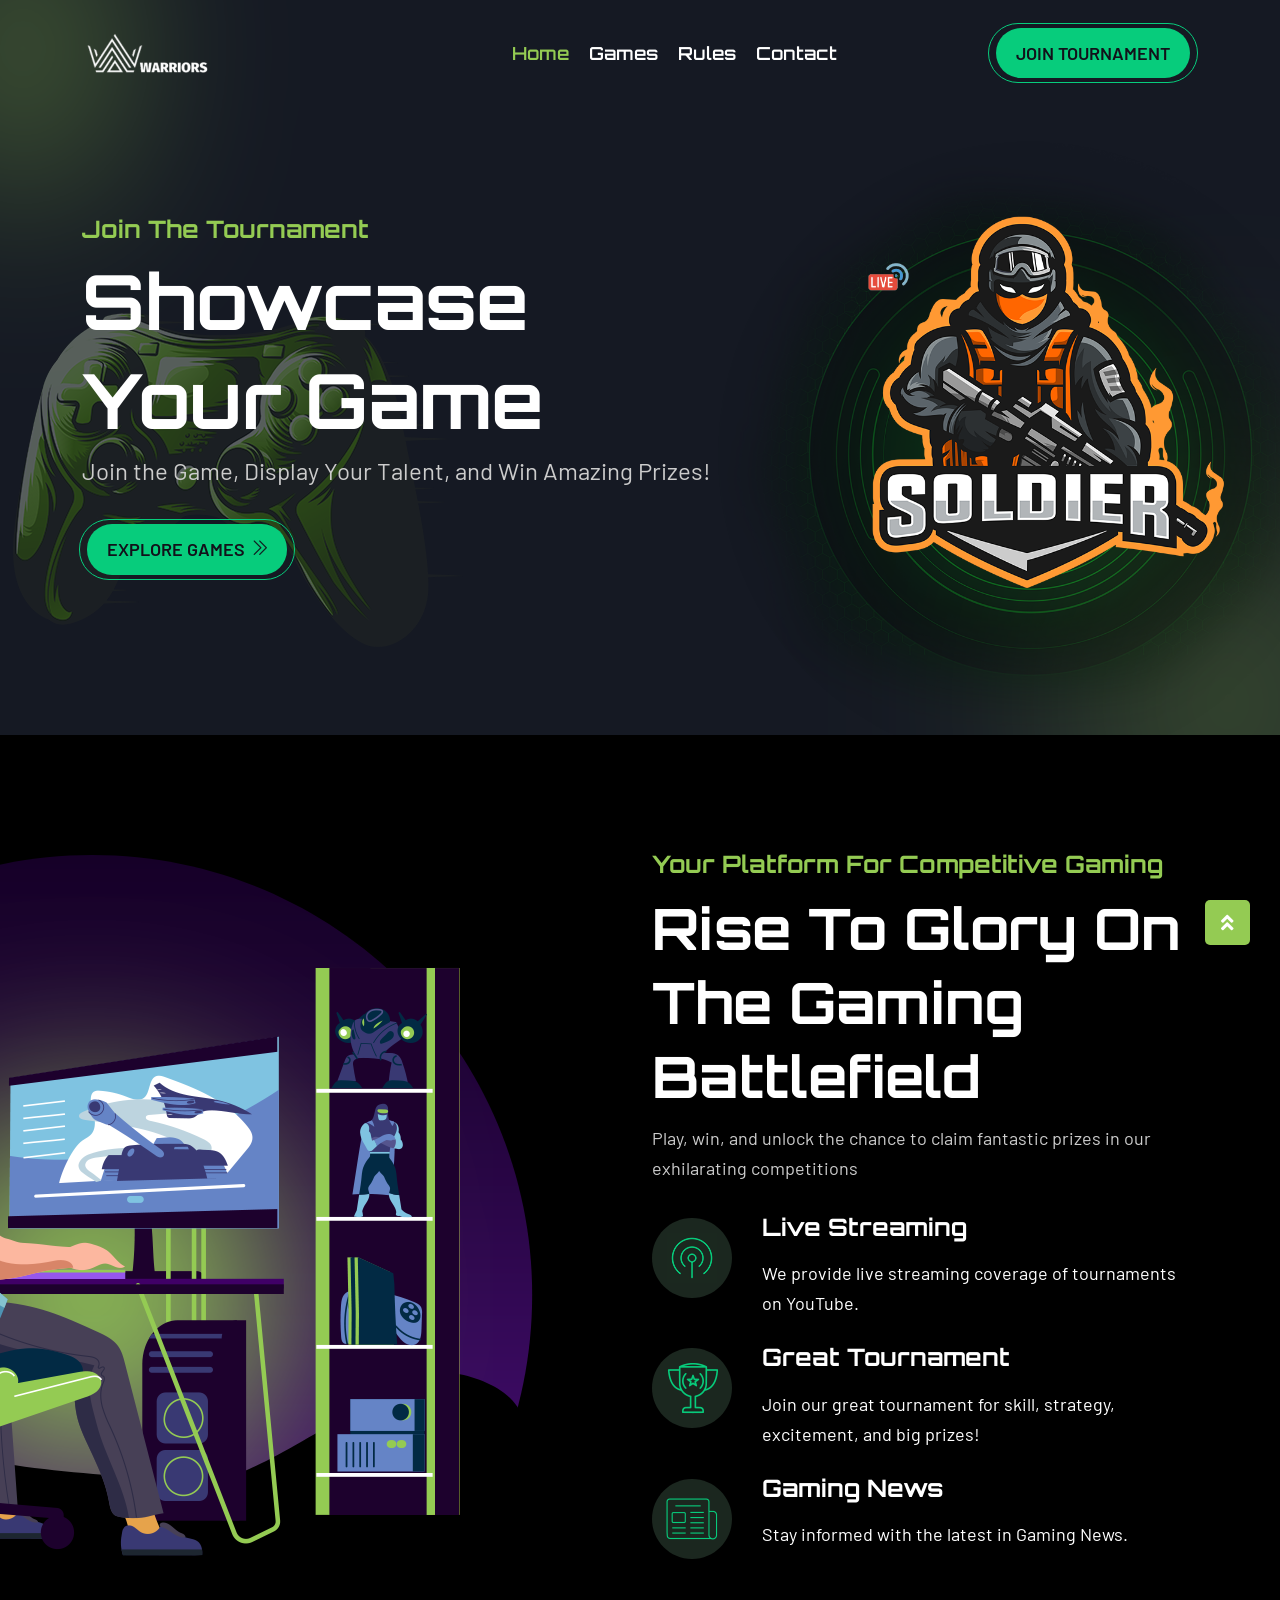
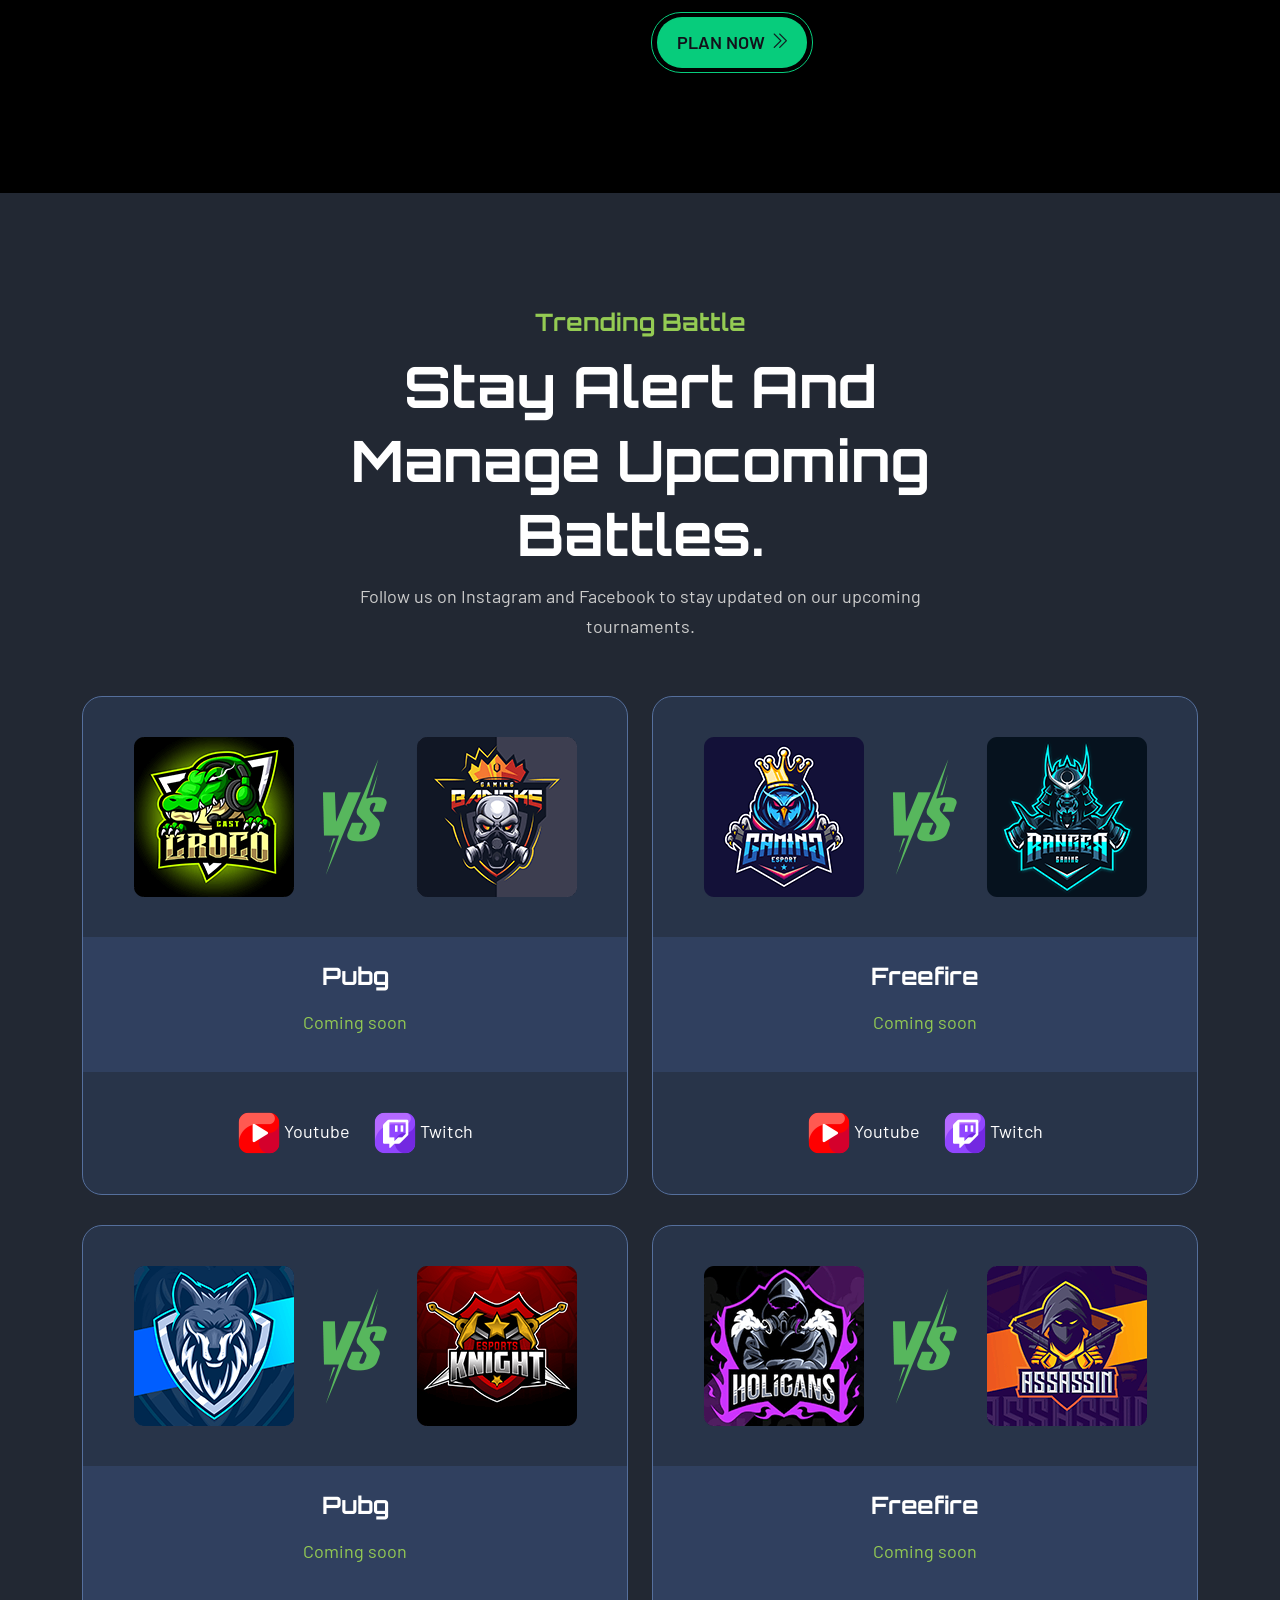
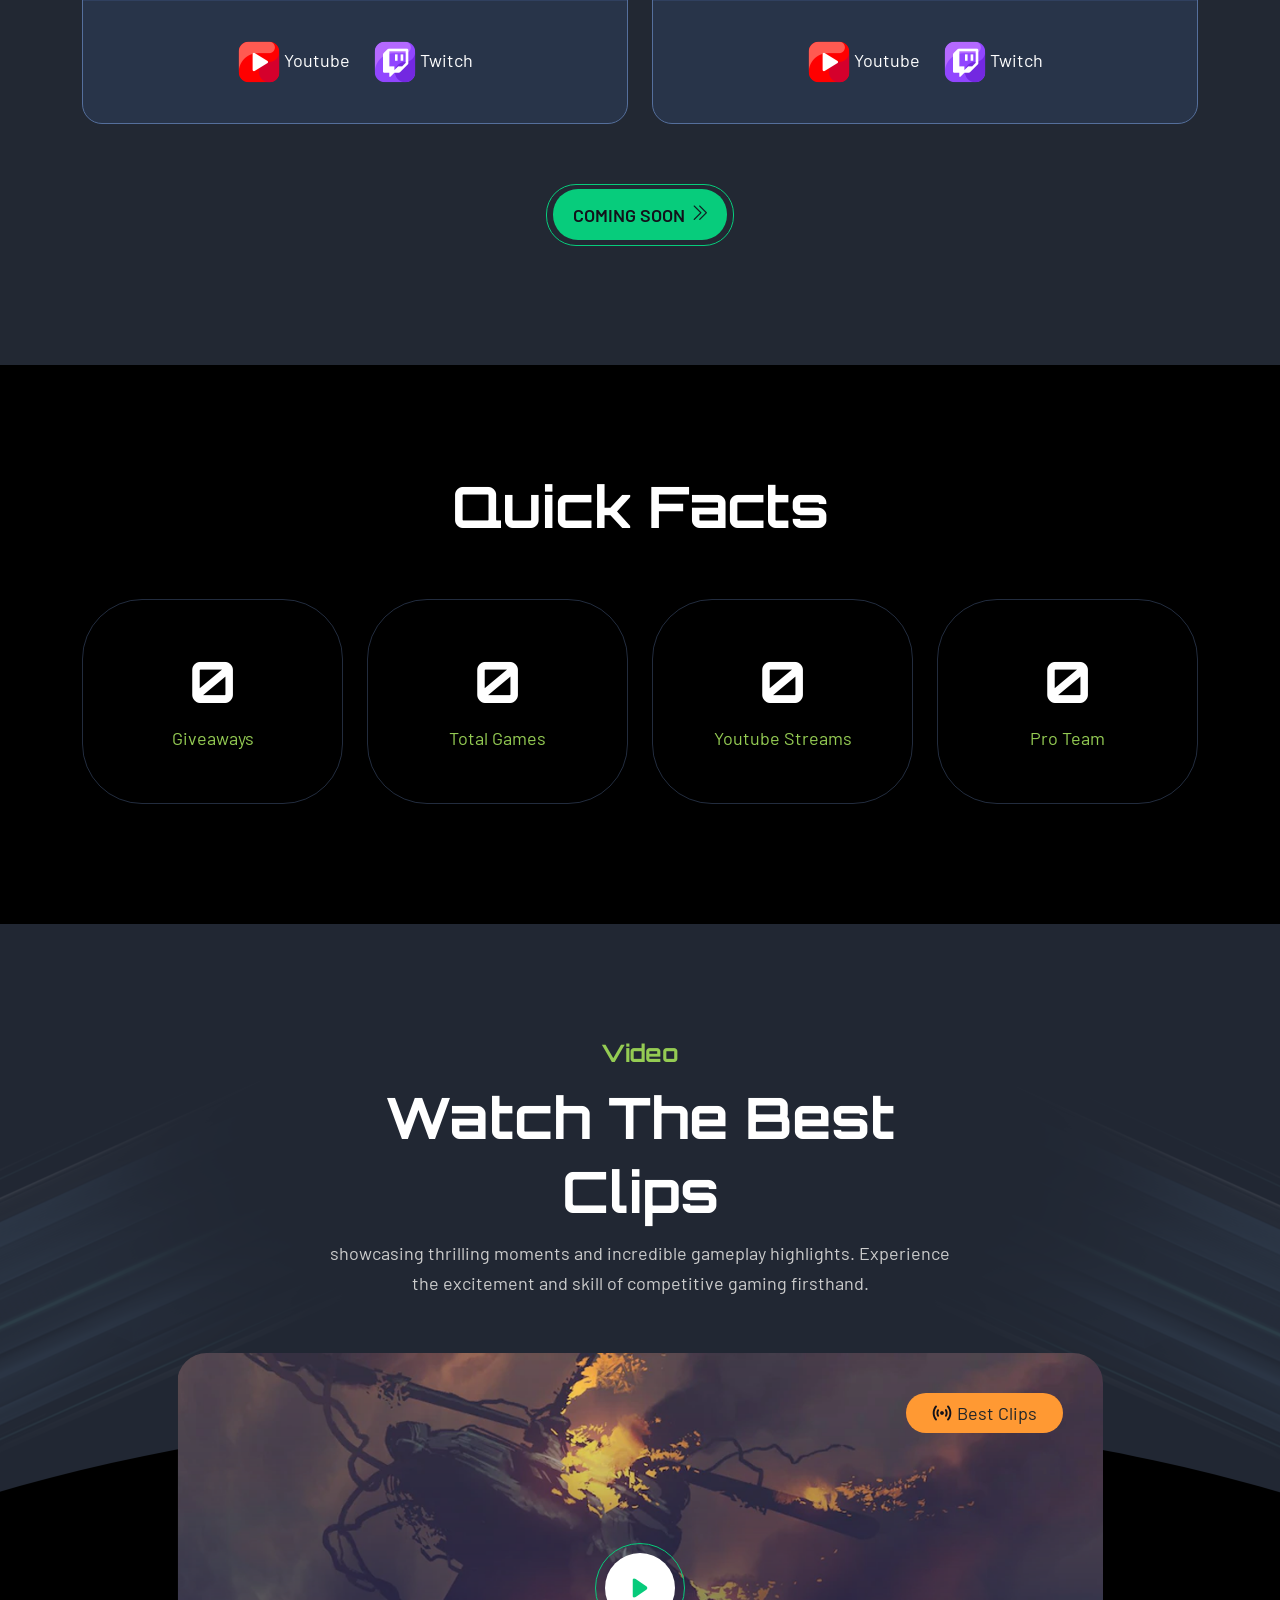
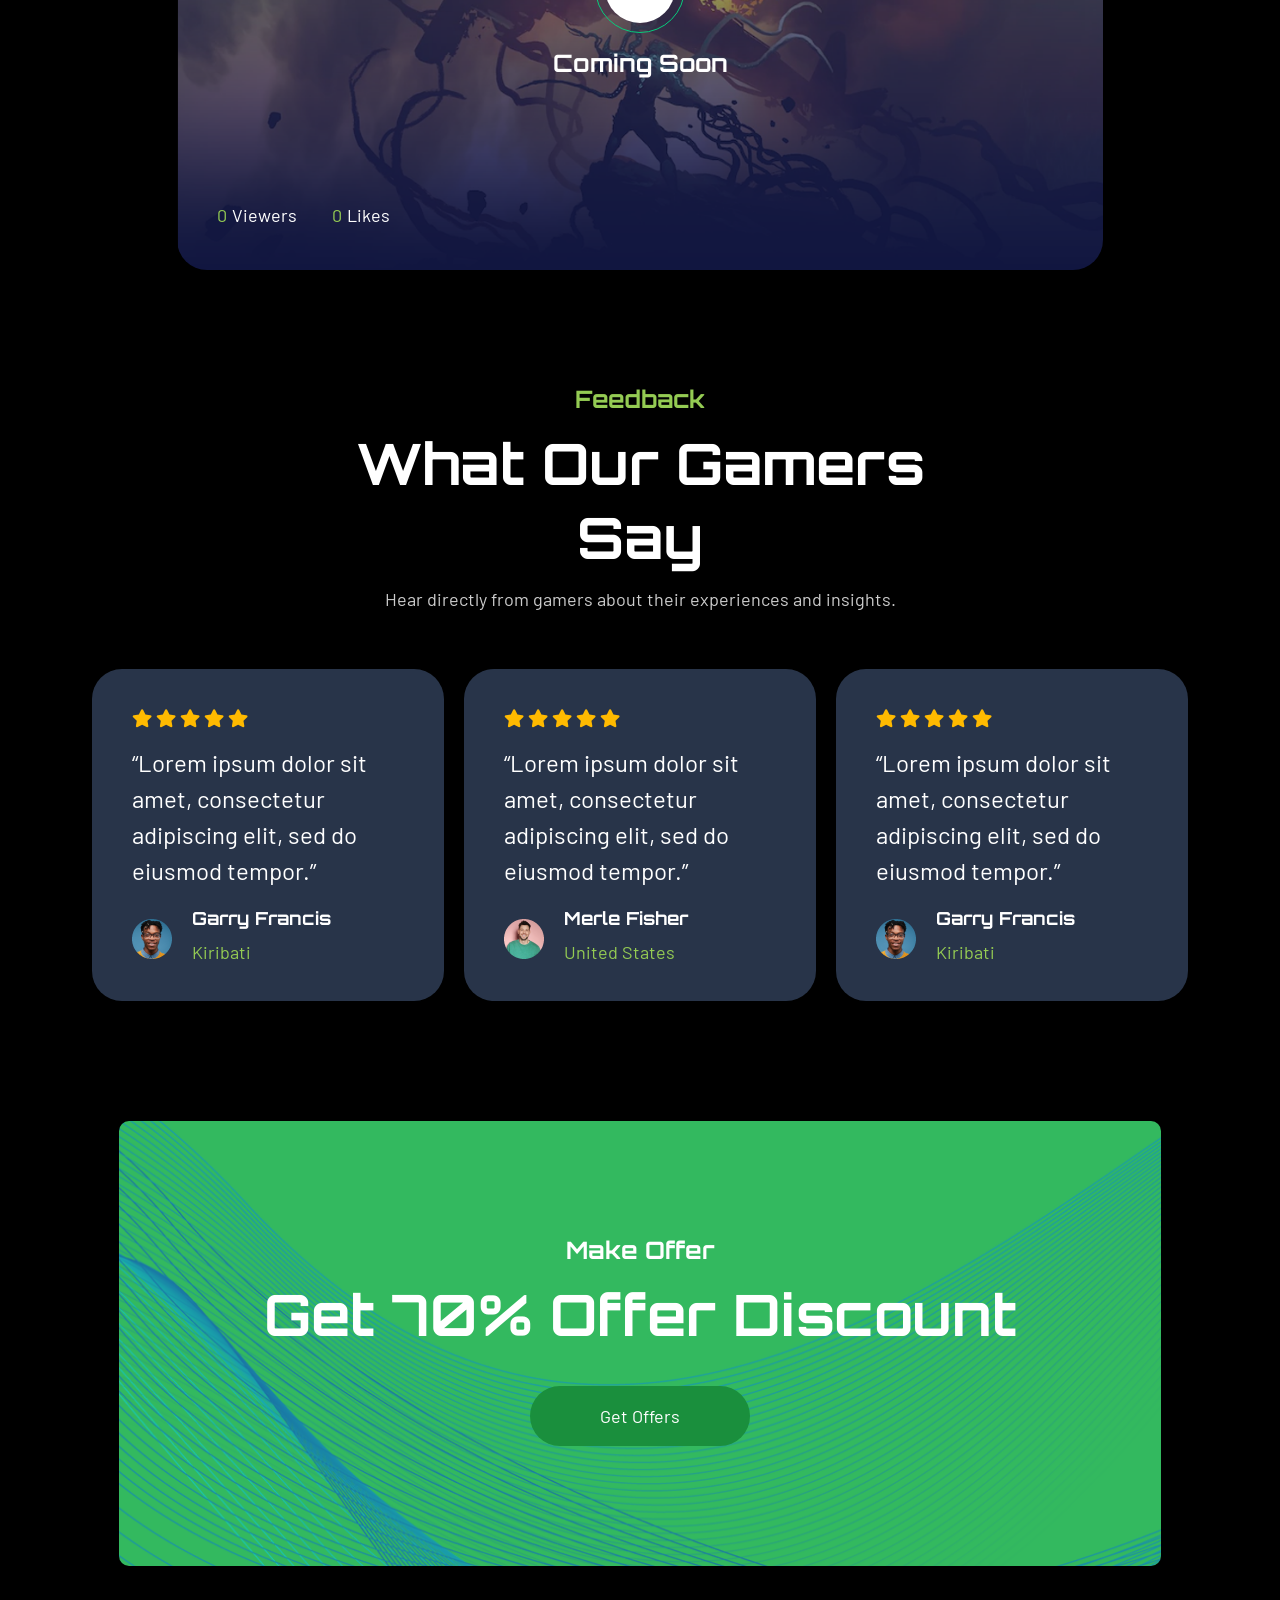
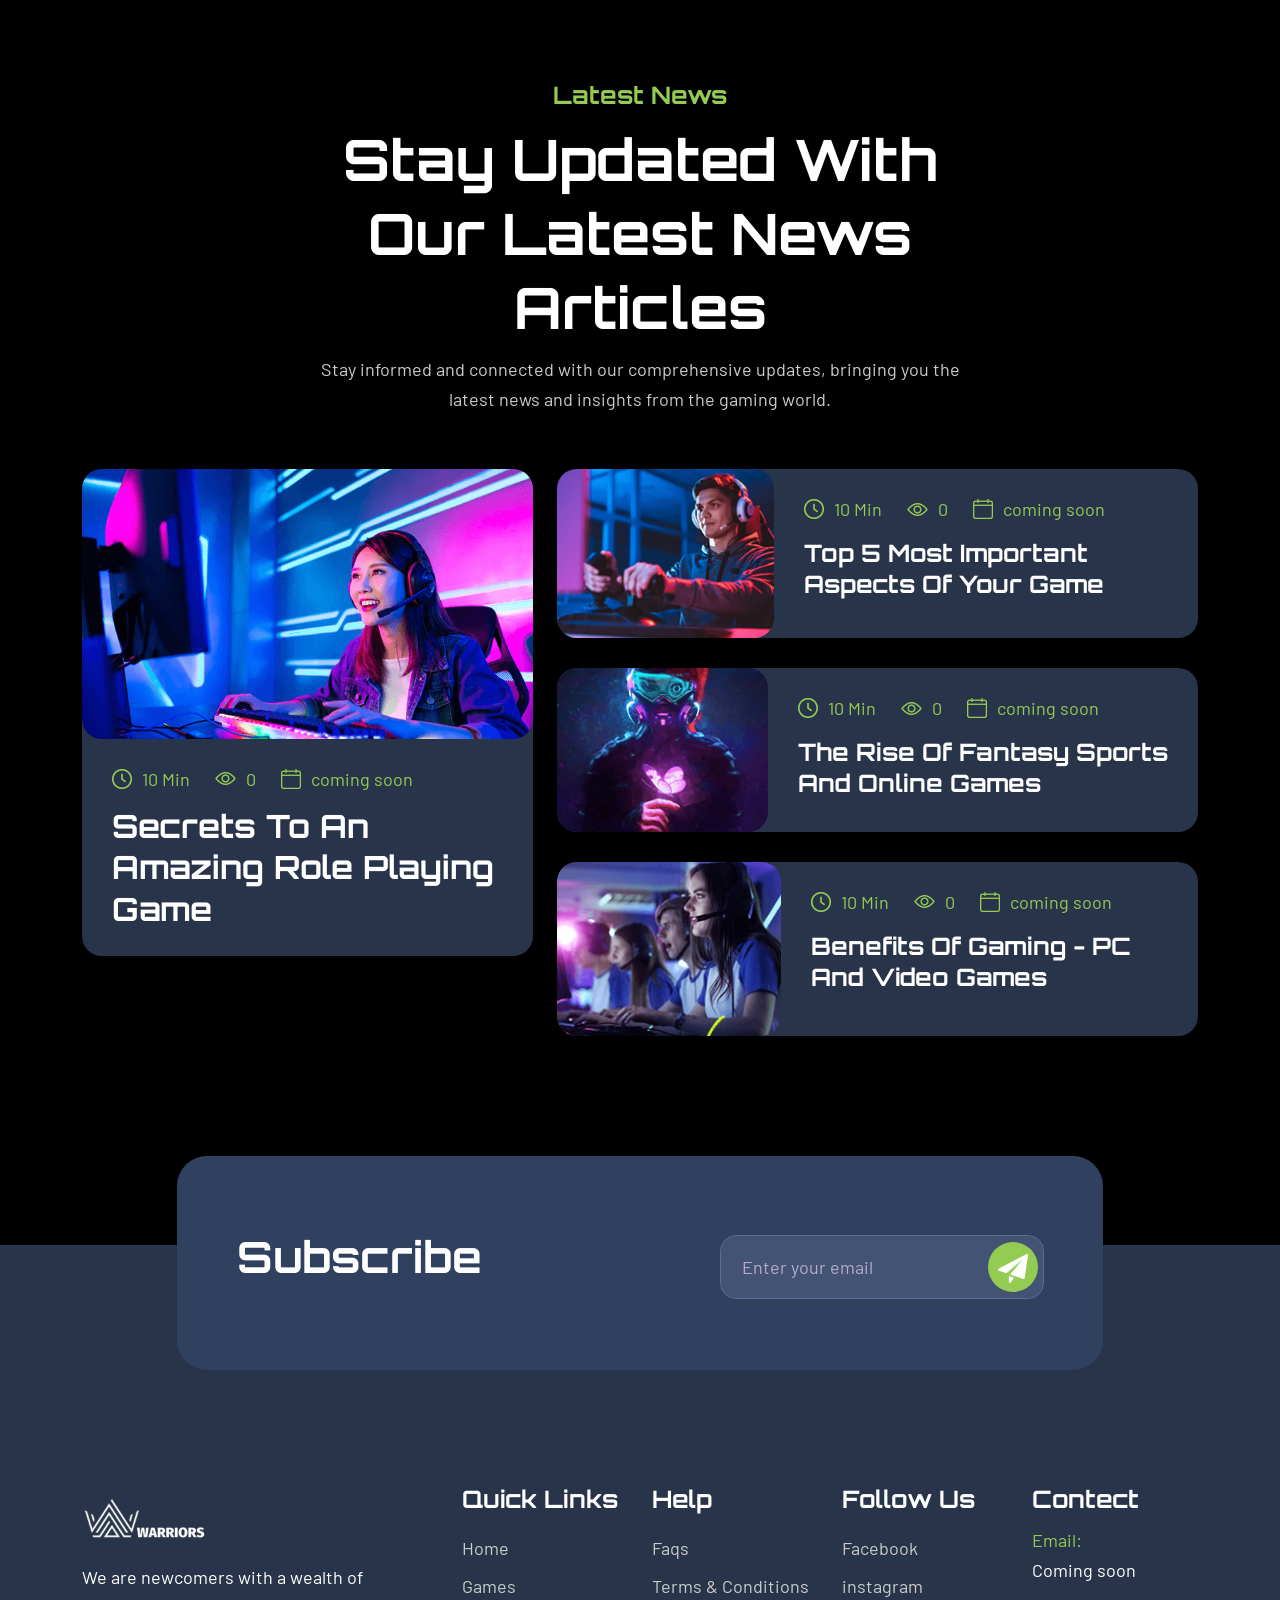
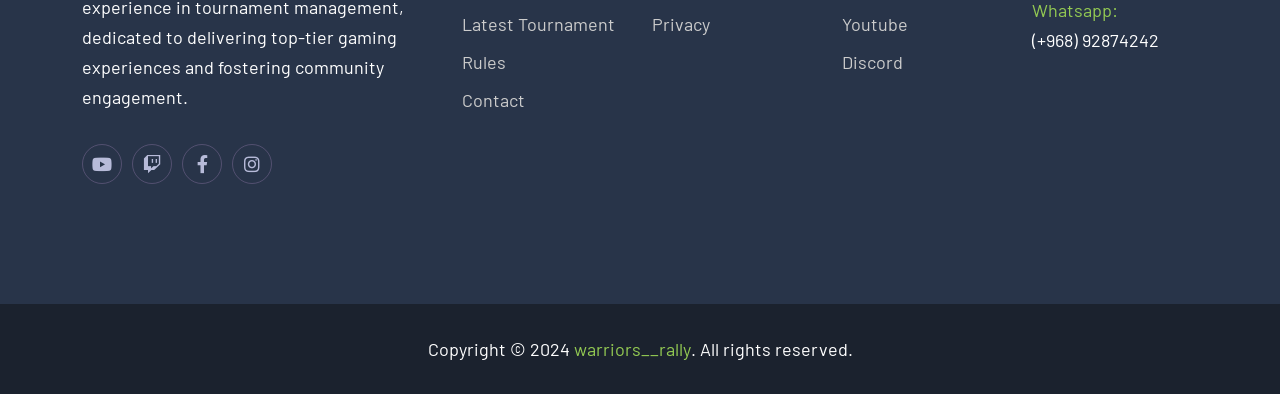
<file: index.html>
<!doctype html>
<html lang="en">

<head>
    <meta charset="UTF-8">
    <meta http-equiv="X-UA-Compatible" content="IE=edge">
    <meta name="viewport" content="width=device-width, initial-scale=1.0">
    <meta http-equiv="X-UA-Compatible" content="ie=edge">
    <title>Home</title>

    <link rel="shortcut icon" href="assets/images/fav.png" type="image/x-icon">
    <link rel="stylesheet" href="assets/css/bootstrap.min.css">
    <link rel="stylesheet" href="assets/css/fontawesome.min.css">
    <link rel="stylesheet" href="assets/css/jquery-ui.css">
    <link rel="stylesheet" href="assets/css/plugin/magnific-popup.css">
    <link rel="stylesheet" href="assets/css/plugin/owl.carousel.min.css">
    <link rel="stylesheet" href="assets/css/plugin/owl.theme.default.min.css">
    <link rel="stylesheet" href="assets/css/plugin/slick.css">
    <link rel="stylesheet" href="assets/css/plugin/nice-select.css">
    <link rel="stylesheet" href="assets/css/plugin/xzoom.css">
    <link rel="stylesheet" href="assets/css/arafat-font.css">
    <link rel="stylesheet" href="assets/css/plugin/animate.css">
    <link rel="stylesheet" href="assets/css/style.css">
</head>

<body>
    <!-- start preloader -->
    <div class="preloader" id="preloader"></div>
    <!-- end preloader -->

    
    <!-- Scroll To Top Start-->
    <a href="javascript:void(0)" class="scrollToTop"><i class="fas fa-angle-double-up"></i></a>
    <!-- Scroll To Top End -->

    <!-- header-section start -->
    <header class="header-section">
        <div class="overlay">
            <div class="container">
                <div class="row d-flex header-area">
                    <nav class="navbar navbar-expand-lg navbar-light">
                        <a class="navbar-brand" href="index.html">
                            <img src="assets/images/logo.png" class="logo" alt="logo">
                        </a>
                        <button class="navbar-toggler collapsed" type="button" data-bs-toggle="collapse"
                            data-bs-target="#navbar-content">
                            <i class="fas fa-bars"></i>
                        </button>
                        <div class="collapse navbar-collapse justify-content-end" id="navbar-content">
                            <ul class="navbar-nav mr-auto mb-2 mb-lg-0">
                                <li class="nav-item">
                                    <a class="nav-link active" href="index.html">Home</a>
                                </li>
                                <li class="nav-item dropdown main-navbar">
                                    <!-- <a class="nav-link dropdown-toggle" href="javascript:void(0)" data-bs-toggle="dropdown" data-bs-auto-close="outside">Games</a> -->
                                    <ul class="dropdown-menu main-menu shadow show">
                                        <!-- <li><a class="nav-link" href="games.html">Games</a></li> -->
                                        <!-- <li><a class="nav-link" href="games-details.html">Games Details</a></li>
                                        <li><a class="nav-link" href="match-details.html">Match Details</a></li> -->
                                    </ul>
                                </li>
                                <li class="nav-item dropdown main-navbar">
                                    <ul class="dropdown-menu main-menu shadow show">
                                        <!-- <li><a class="nav-link" href="">Shop</a></li> -->

                                    </ul>
                                </li>
                                <li class="nav-item dropdown main-navbar">
                                    <a class="nav-link" href="games.html">games</a>
                                </li>
                                <li class="nav-item dropdown main-navbar">
                                    <a class="nav-link" href="Rules.html">Rules</a>
                                    <!-- <ul class="dropdown-menu main-menu shadow show">
                                        <li><a class="nav-link" href="blog.html">Blog</a></li>
                                        <li><a class="nav-link" href="blog-single.html">Blog Single</a></li>
                                    </ul> -->
                                </li>
                                <li class="nav-item">
                                    <a class="nav-link" href="contact.html">Contact</a>
                                </li>
                            </ul>
                            <div class="right-area gap-4 header-action d-flex align-items-center max-un">
                                <div class="single-item cart-area">
                                    <!-- <div class="cart-btn btn-head dot">
                                        <img src="assets/images/icon/cart-icon.png" alt="icon">
                                        <span class="total-cart">03</span>
                                    </div> -->
                                    <div class="main-area cart-content">
                                        <div class="close-btn d-block d-lg-none">
                                            <i class="fas fa-times"></i>
                                        </div>
                                        <div class="head-area d-flex justify-content-between">
                                            <h5>Cart</h5>
                                            <span>03</span>
                                        </div>
                                        <ul>
                                            <li>
                                                <div class="abs-area">
                                                    <i class="fas fa-times"></i>
                                                </div>
                                                <a href="javascript:void(0)" class="d-flex">
                                                    <div class="img-area">
                                                        <img src="assets/images/shop-image-3.png" alt="image">
                                                    </div>
                                                    <div class="text-area">
                                                        <h6>Havit RGB Headphone</h6>
                                                        <div class="price-area">
                                                            <span class="cur-price">$380.00</span>
                                                            <span><del>$410.00</del></span>
                                                        </div>
                                                    </div>
                                                </a>
                                            </li>
                                            <li>
                                                <div class="abs-area">
                                                    <i class="fas fa-times"></i>
                                                </div>
                                                <a href="javascript:void(0)" class="d-flex">
                                                    <div class="img-area">
                                                        <img src="assets/images/shop-image-5.png" alt="image">
                                                    </div>
                                                    <div class="text-area">
                                                        <h6>Touch Controller Grip </h6>
                                                        <div class="price-area">
                                                            <span class="cur-price">$380.00</span>
                                                            <span><del>$410.00</del></span>
                                                        </div>
                                                    </div>
                                                </a>
                                            </li>
                                            <li>
                                                <div class="abs-area">
                                                    <i class="fas fa-times"></i>
                                                </div>
                                                <!-- <a href="javascript:void(0)" class="d-flex">
                                                    <div class="img-area">
                                                        <img src="assets/images/shop-image-8.png" alt="image">
                                                    </div>
                                                    <div class="text-area">
                                                        <h6>Gaming Microphone</h6>
                                                        <div class="price-area">
                                                            <span class="cur-price">$380.00</span>
                                                            <span><del>$410.00</del></span>
                                                        </div>
                                                    </div>
                                                </a> -->
                                            </li>
                                        </ul>
                                        <div class="btn-area text-center mt-4">
                                            <!-- <a href="javascript:void(0)" class="cmn-btn">Checkout</a> -->
                                        </div>
                                    </div>
                                </div>
                                <a href="contact.html" class="cmn-btn">Join Tournament</a>
                            </div>
                        </div>
                    </nav>
                </div>
            </div>
        </div>
    </header>
    <!-- header-section end -->

    <!-- Banner Section start -->
    <section class="banner-section index">
        <div class="overlay position-relative">
            <div class="shape-area">
                <div class="shape-1 position-absolute">
                    <img src="assets/images/game-controler.png" alt="icon">
                </div>
            </div>
            <div class="banner-content">
                <div class="container position-relative wow fadeInUp">
                    <div class="row justify-content-between align-items-center">
                        <div class="col-xxl-5 col-xl-7 col-md-8">
                            <div class="main-content">
                                <div class="top-area section-text">
                                    <h5 class="sub-title">Join the Tournament</h5>
                                    <h1 class="title">Showcase Your Game</h1>
                                    <p class="xlr">Join the Game, Display Your Talent, and Win Amazing Prizes!</p>
                                    <div class="btn-area d-flex mt-30">
                                        <a href="games.html" class="cmn-btn">Explore games <i
                                                class="icon-e-double-right-arrow"></i></a>
                                        <div class="magnific-area position-relative d-flex align-items-center">
                                            <!-- <div
                                                class="content-area position-absolute d-flex align-items-center justify-content-center">
                                                <div class="content-box">
                                                    <a class="mfp-iframe popupvideo d-flex align-items-center justify-content-center"
                                                        href="https://www.youtube.com/watch?v=Djz8Nc0Qxwk">
                                                        <img src="assets/images/icon/play-icon.png" class="max-un"
                                                            alt="icon">
                                                    </a>
                                                </div>
                                            </div> -->
                                        </div>
                                    </div>
                                </div>
                            </div>
                        </div>
                        <div class="col-xxl-6 col-xl-5 col-md-12 text-center">
                            <div class="sec-img position-absolute">
                                <img src="assets/images/index-banner-illus.png" class="max-un" alt="image">
                            </div>
                        </div>
                    </div>
                </div>
            </div>
        </div>
    </section>
    <!-- Banner Section end -->

    <!-- Features start -->
    <section class="features-section">
        <div class="overlay pt-120 pb-120">
            <div class="container wow fadeInUp">
                <div class="row justify-content-between">
                    <div class="sec-img col-lg-5 d-rtl order-lg-0 order-1">
                        <img src="assets/images/features-illus.png" class="max-un" alt="image">
                    </div>
                    <div class="col-lg-6">
                        <div class="section-text">
                            <h5 class="sub-title">Your Platform for Competitive Gaming</h5>
                            <h2 class="title">Rise to Glory on the Gaming Battlefield</h2>
                            <p>Play, win, and unlock the chance to claim fantastic prizes in our exhilarating competitions</p>
                        </div>
                        <div class="single-box">
                            <div class="img-area">
                                <img src="assets/images/icon/features-icon-1.png" alt="icon">
                            </div>
                            <div class="text-area">
                                <h5>Live Streaming</h5>
                                <p>We provide live streaming coverage of tournaments on YouTube.</p>
                            </div>
                        </div>
                        <div class="single-box">
                            <div class="img-area">
                                <img src="assets/images/icon/features-icon-2.png" alt="icon">
                            </div>
                            <div class="text-area">
                                <h5>Great Tournament</h5>
                                <p>Join our great tournament for skill, strategy, excitement, and big prizes!</p>
                            </div>
                        </div>
                        <div class="single-box">
                            <div class="img-area">
                                <img src="assets/images/icon/features-icon-3.png" alt="icon">
                            </div>
                            <div class="text-area">
                                <h5>Gaming News</h5>
                                <p>Stay informed with the latest in Gaming News.</p>
                            </div>
                        </div>
                        <div class="btn-area">
                            <a href="contact.html" class="cmn-btn">Plan Now <i class="icon-e-double-right-arrow"></i></a>
                        </div>
                    </div>
                </div>
            </div>
        </div>
    </section>
    <!-- Features end -->

    <!-- Upcoming Match start -->
    <section class="upcoming-match">
        <div class="overlay pt-120 pb-120">
            <div class="container wow fadeInUp">
                <div class="row justify-content-center">
                    <div class="col-lg-7">
                        <div class="section-header text-center">
                            <h5 class="sub-title">Trending Battle</h5>
                            <h2 class="title">Stay alert and manage upcoming battles.</h2>
                            <p>Follow us on Instagram and Facebook to stay updated on our upcoming tournaments.</p>
                        </div>
                    </div>
                </div>
                <div class="row">
                    <div class="col-lg-6">
                        <div class="single-box">
                            <div class="head-area d-flex justify-content-between align-items-center">
                                <div class="game-area">
                                    <img src="assets/images/game-img-1.png" alt="image">
                                </div>
                                <div class="vs-area">
                                    <img src="assets/images/verus-icon.png" alt="icon">
                                </div>
                                <div class="game-area">
                                    <img src="assets/images/game-img-2.png" alt="image">
                                </div>
                            </div>
                            <div class="text-area text-center">
                                <h5>Pubg</h5>
                                <p>Coming soon</p>
                            </div>
                            <div class="footer-area gap-4 d-flex justify-content-center">
                                <a href="javascript:void(0)">
                                    <img src="assets/images/icon/youtube-icon.png" alt="icon">
                                    Youtube
                                </a>
                                <a href="javascript:void(0)">
                                    <img src="assets/images/icon/twitch-icon.png" alt="icon">
                                    Twitch
                                </a>
                            </div>
                        </div>
                    </div>
                    <div class="col-lg-6">
                        <div class="single-box">
                            <div class="head-area d-flex justify-content-between align-items-center">
                                <div class="game-area">
                                    <img src="assets/images/game-img-3.png" alt="image">
                                </div>
                                <div class="vs-area">
                                    <img src="assets/images/verus-icon.png" alt="icon">
                                </div>
                                <div class="game-area">
                                    <img src="assets/images/game-img-4.png" alt="image">
                                </div>
                            </div>
                            <div class="text-area text-center">
                                <h5>Freefire</h5>
                                <p>Coming soon</p>
                            </div>
                            <div class="footer-area gap-4 d-flex justify-content-center">
                                <a href="javascript:void(0)">
                                    <img src="assets/images/icon/youtube-icon.png" alt="icon">
                                    Youtube
                                </a>
                                <a href="javascript:void(0)">
                                    <img src="assets/images/icon/twitch-icon.png" alt="icon">
                                    Twitch
                                </a>
                            </div>
                        </div>
                    </div>
                    <div class="col-lg-6">
                        <div class="single-box">
                            <div class="head-area d-flex justify-content-between align-items-center">
                                <div class="game-area">
                                    <img src="assets/images/game-img-5.png" alt="image">
                                </div>
                                <div class="vs-area">
                                    <img src="assets/images/verus-icon.png" alt="icon">
                                </div>
                                <div class="game-area">
                                    <img src="assets/images/game-img-6.png" alt="image">
                                </div>
                            </div>
                            <div class="text-area text-center">
                                <h5>Pubg</h5>
                                <p>Coming soon</p>
                            </div>
                            <div class="footer-area gap-4 d-flex justify-content-center">
                                <a href="javascript:void(0)">
                                    <img src="assets/images/icon/youtube-icon.png" alt="icon">
                                    Youtube
                                </a>
                                <a href="javascript:void(0)">
                                    <img src="assets/images/icon/twitch-icon.png" alt="icon">
                                    Twitch
                                </a>
                            </div>
                        </div>
                    </div>
                    <div class="col-lg-6">
                        <div class="single-box">
                            <div class="head-area d-flex justify-content-between align-items-center">
                                <div class="game-area">
                                    <img src="assets/images/game-img-7.png" alt="image">
                                </div>
                                <div class="vs-area">
                                    <img src="assets/images/verus-icon.png" alt="icon">
                                </div>
                                <div class="game-area">
                                    <img src="assets/images/game-img-8.png" alt="image">
                                </div>
                            </div>
                            <div class="text-area text-center">
                                <h5>Freefire</h5>
                                <p>Coming soon</p>
                            </div>
                            <div class="footer-area gap-4 d-flex justify-content-center">
                                <a href="javascript:void(0)">
                                    <img src="assets/images/icon/youtube-icon.png" alt="icon">
                                    Youtube
                                </a>
                                <a href="javascript:void(0)">
                                    <img src="assets/images/icon/twitch-icon.png" alt="icon">
                                    Twitch
                                </a>
                            </div>
                        </div>
                    </div>
                    <div class="col-lg-12">
                        <div class="bnt-area text-center">
                            <a href="error.html" class="cmn-btn">Coming soon <i
                                    class="icon-e-double-right-arrow"></i></a>
                        </div>
                    </div>
                </div>
            </div>
        </div>
    </section>
    <!-- Upcoming Match end -->

    <!-- Counter Section start -->
    <section class="counter-section">
        <div class="overlay pt-120 pb-120">
            <div class="container wow fadeInUp">
                <div class="row justify-content-center">
                    <div class="col-lg-7">
                        <div class="section-header text-center">
                            <h2> Quick Facts</h2>
                        </div>
                    </div>
                </div>
                <div class="row cus-mar">
                    <div class="col-lg-3 col-sm-6">
                        <div class="single-box">
                            <h2 class="counter">14</h2>
                            <p>Giveaways</p>
                        </div>
                    </div>
                    <div class="col-lg-3 col-sm-6">
                        <div class="single-box">
                            <h2 class="counter">8</h2>
                            <p>Total Games</p>
                        </div>
                    </div>
                    <div class="col-lg-3 col-sm-6">
                        <div class="single-box">
                            <h2 class="counter">0</h2>
                            <p>Youtube Streams</p>
                        </div>
                    </div>
                    <div class="col-lg-3 col-sm-6">
                        <div class="single-box">
                            <h2 class="counter">7</h2>
                            <p>Pro Team</p>
                        </div>
                    </div>
                </div>
            </div>
        </div>
    </section>
    <!-- Counter Section end -->

    <!-- Live Streaming start -->
    <section class="live-streaming">
        <div class="overlay pt-120">
            <div class="container wow fadeInUp">
                <div class="row justify-content-center">
                    <div class="col-lg-7">
                        <div class="section-header text-center">
                            <h5 class="sub-title">Video</h5>
                            <h2 class="title">Watch The Best Clips</h2>
                            <p>showcasing thrilling moments and incredible gameplay highlights. 
                            Experience the excitement and skill of competitive gaming firsthand.</p>
                        </div>
                    </div>
                </div>
                <div class="row justify-content-center">
                    <div class="col-lg-10">
                        <div class="magnific-area position-relative d-flex align-items-center justify-content-around">
                            <div class="abs-area">
                                <a href="javascript:void(0)"
                                    class="d-flex top-area align-items-center justify-content-center">
                                    <img src="assets/images/icon/live-icon.png" alt="icon">
                                    Best Clips
                                </a>
                                <div class="bottom-area">
                                    <p><span>0</span> Viewers</p>
                                    <p><span>0 </span> Likes</p>
                                </div>
                            </div>
                            <div class="bg-area">
                                <img class="bg-item" src="assets/images/video-bg.png" alt="image">
                            </div>
                            <div
                                class="content-area text-center position-absolute d-flex align-items-center justify-content-center">
                                <div class="content-box">
                                    <a class="mfp-iframe popupvideo d-flex mb-40 align-items-center justify-content-center"
                                        href="error.html">
                                        <img src="assets/images/icon/play-icon.png" alt="icon">
                                    </a>
                                    <h5>Coming Soon</h5>
                                </div>
                            </div>
                        </div>
                    </div>
                </div>
            </div>
        </div>
    </section>
    <!-- Live Streaming end -->

    <!-- Testimonials start -->
    <section class="testimonials">
        <div class="overlay pt-120">
            <div class="container">
                <div class="row justify-content-center align-items-center">
                    <div class="col-lg-7">
                        <div class="section-header text-center">
                            <h5 class="sub-title"> Feedback</h5>
                            <h2 class="title">What Our Gamers Say</h2>
                            <p>Hear directly from gamers about their experiences and insights.</p>
                        </div>
                    </div>
                </div>
                <div class="testimonials-carousel">
                    <div class="single-slide">
                        <div class="single-content">
                            <div class="start-area">
                                <a href="javascript:void(0)"><i class="fas fa-star"></i></a>
                                <a href="javascript:void(0)"><i class="fas fa-star"></i></a>
                                <a href="javascript:void(0)"><i class="fas fa-star"></i></a>
                                <a href="javascript:void(0)"><i class="fas fa-star"></i></a>
                                <a href="javascript:void(0)"><i class="fas fa-star"></i></a>
                            </div>
                            <p class="xlr">“Lorem ipsum dolor sit amet, consectetur adipiscing elit, sed do eiusmod
                                tempor.”</p>
                            <div class="profile-area d-flex align-items-center">
                                <div class="icon-area">
                                    <img src="assets/images/testimonials-image-1.png" alt="image">
                                </div>
                                <div class="text-area">
                                    <h6>Merle Fisher</h6>
                                    <p>United States</p>
                                </div>
                            </div>
                        </div>
                    </div>
                    <div class="single-slide">
                        <div class="single-content">
                            <div class="start-area">
                                <a href="javascript:void(0)"><i class="fas fa-star"></i></a>
                                <a href="javascript:void(0)"><i class="fas fa-star"></i></a>
                                <a href="javascript:void(0)"><i class="fas fa-star"></i></a>
                                <a href="javascript:void(0)"><i class="fas fa-star"></i></a>
                                <a href="javascript:void(0)"><i class="fas fa-star"></i></a>
                            </div>
                            <p class="xlr">“Lorem ipsum dolor sit amet, consectetur adipiscing elit, sed do eiusmod
                                tempor.”</p>
                            <div class="profile-area d-flex align-items-center">
                                <div class="icon-area">
                                    <img src="assets/images/testimonials-image-2.png" alt="image">
                                </div>
                                <div class="text-area">
                                    <h6>Garry Francis</h6>
                                    <p>Kiribati</p>
                                </div>
                            </div>
                        </div>
                    </div>
                    <div class="single-slide">
                        <div class="single-content">
                            <div class="start-area">
                                <a href="javascript:void(0)"><i class="fas fa-star"></i></a>
                                <a href="javascript:void(0)"><i class="fas fa-star"></i></a>
                                <a href="javascript:void(0)"><i class="fas fa-star"></i></a>
                                <a href="javascript:void(0)"><i class="fas fa-star"></i></a>
                                <a href="javascript:void(0)"><i class="fas fa-star"></i></a>
                            </div>
                            <p class="xlr">“Lorem ipsum dolor sit amet, consectetur adipiscing elit, sed do eiusmod
                                tempor.”</p>
                            <div class="profile-area d-flex align-items-center">
                                <div class="icon-area">
                                    <img src="assets/images/testimonials-image-3.png" alt="image">
                                </div>
                                <div class="text-area">
                                    <h6>Kim Ramos</h6>
                                    <p>Serbia</p>
                                </div>
                            </div>
                        </div>
                    </div>
                    <div class="single-slide">
                        <div class="single-content">
                            <div class="start-area">
                                <a href="javascript:void(0)"><i class="fas fa-star"></i></a>
                                <a href="javascript:void(0)"><i class="fas fa-star"></i></a>
                                <a href="javascript:void(0)"><i class="fas fa-star"></i></a>
                                <a href="javascript:void(0)"><i class="fas fa-star"></i></a>
                                <a href="javascript:void(0)"><i class="fas fa-star"></i></a>
                            </div>
                            <p class="xlr">“Lorem ipsum dolor sit amet, consectetur adipiscing elit, sed do eiusmod
                                tempor.”</p>
                            <div class="profile-area d-flex align-items-center">
                                <div class="icon-area">
                                    <img src="assets/images/testimonials-image-2.png" alt="image">
                                </div>
                                <div class="text-area">
                                    <h6>Garry Francis</h6>
                                    <p>Kiribati</p>
                                </div>
                            </div>
                        </div>
                    </div>
                </div>
            </div>
        </div>
    </section>
    <!-- Testimonials end -->

    <!-- Banner Item start -->
    <section class="banner-item">
        <div class="overlay pt-120 pb-120">
            <div class="container-fluid">
                <div class="row justify-content-center">
                    <div class="col-lg-10 position-relative overflow-hidden">
                        <div class="abs-obj">
                            <img src="assets/images/banner-item-obj1.png" class="obj-1 wow fadeInUp" alt="image">
                            <img src="assets/images/banner-item-obj2.png" class="obj-2 wow fadeInRight" alt="image">
                        </div>
                        <div class="main-content pt-120 pb-120 sec-light">
                            <div class="section-text text-center">
                                <h5 class="sub-title">Make Offer</h5>
                                <h2 class="title">Get 70% Offer Discount</h2>
                            </div>
                            <div class="btn-area text-center">
                                <a href="javascript:void(0)">Get Offers</a>
                            </div>
                        </div>
                    </div>
                </div>
            </div>
        </div>
    </section>
    <!-- Banner Item end -->

    <!-- Blog start -->
    <section class="blog-section">
        <div class="overlay pb-120">
            <div class="container">
                <div class="row justify-content-center align-items-center">
                    <div class="col-lg-7">
                        <div class="section-header text-center">
                            <h5 class="sub-title">Latest News</h5>
                            <h2 class="title">Stay Updated With our Latest News Articles</h2>
                            <p>Stay informed and connected with our comprehensive updates, bringing you the latest news and insights from the gaming world.</p>
                        </div>
                    </div>
                </div>
                <div class="row cus-mar">
                    <div class="col-xxl-6 col-xl-5 col-lg-8">
                        <div class="single-box">
                            <div class="img-area">
                                <a href="blog-single.html"><img src="assets/images/blog-item-1.png" alt="image"></a>
                            </div>
                            <div class="text-area">
                                <div class="subheading d-flex">
                                    <span>
                                        <img src="assets/images/icon/clock.png" alt="icon">
                                        10 Min
                                    </span>
                                    <span>
                                        <img src="assets/images/icon/eye.png" alt="icon">
                                        0
                                    </span>
                                    <span>
                                        <img src="assets/images/icon/calendar.png" alt="icon">
                                        coming soon
                                    </span>
                                </div>
                                <a href="blog-single.html">
                                    <h4>Secrets to an Amazing Role Playing Game</h4>
                                </a>
                            </div>
                        </div>
                    </div>
                    <div class="col-xxl-6 col-xl-7 col-lg-8 col-md-10">
                        <div class="single-box list">
                            <div class="img-area">
                                <a href="blog-single.html"><img src="assets/images/blog-item-2.png" alt="image"></a>
                            </div>
                            <div class="text-area">
                                <div class="subheading d-flex">
                                    <span>
                                        <img src="assets/images/icon/clock.png" alt="icon">
                                        10 Min
                                    </span>
                                    <span>
                                        <img src="assets/images/icon/eye.png" alt="icon">
                                        0
                                    </span>
                                    <span>
                                        <img src="assets/images/icon/calendar.png" alt="icon">
                                        coming soon
                                    </span>
                                </div>
                                <a href="blog-single.html">
                                    <h5>Top 5 Most Important Aspects of Your Game</h5>
                                </a>
                            </div>
                        </div>
                        <div class="single-box list">
                            <div class="img-area">
                                <a href="blog-single.html"><img src="assets/images/blog-item-3.png" alt="image"></a>
                            </div>
                            <div class="text-area">
                                <div class="subheading d-flex">
                                    <span>
                                        <img src="assets/images/icon/clock.png" alt="icon">
                                        10 Min
                                    </span>
                                    <span>
                                        <img src="assets/images/icon/eye.png" alt="icon">
                                        0
                                    </span>
                                    <span>
                                        <img src="assets/images/icon/calendar.png" alt="icon">
                                        coming soon
                                    </span>
                                </div>
                                <a href="blog-single.html">
                                    <h5>The Rise of Fantasy Sports and Online Games</h5>
                                </a>
                            </div>
                        </div>
                        <div class="single-box list">
                            <div class="img-area">
                                <a href="blog-single.html"><img src="assets/images/blog-item-4.png" alt="image"></a>
                            </div>
                            <div class="text-area">
                                <div class="subheading d-flex">
                                    <span>
                                        <img src="assets/images/icon/clock.png" alt="icon">
                                        10 Min
                                    </span>
                                    <span>
                                        <img src="assets/images/icon/eye.png" alt="icon">
                                        0
                                    </span>
                                    <span>
                                        <img src="assets/images/icon/calendar.png" alt="icon">
                                        coming soon
                                    </span>
                                </div>
                                <a href="blog-single.html">
                                    <h5>Benefits of Gaming - PC and Video Games</h5>
                                </a>
                            </div>
                        </div>
                    </div>
                </div>
            </div>
        </div>
    </section>
    <!-- Blog end -->

    <!-- Footer Area Start -->
    <footer class="footer-section">
        <div class="container">
            <div class="row justify-content-center">
                <div class="col-lg-10">
                    <div class="footer-form">
                        <div class="row align-items-center">
                            <div class="col-md-7">
                                <div class="section-area">
                                    <h3 class="title">Subscribe </h3>
                                    <p></p>
                                </div>
                            </div>
                            <div class="col-md-5">
                                <form action="error.html">
                                    <div class="form-group input-area d-flex align-items-center">
                                        <input type="text" placeholder="Enter your email">
                                        <button class="btn-area" ><img src="assets/images/icon/send-icon.png"
                                                alt="icon"></button>
                                    </div>
                                </form>
                            </div>
                        </div>
                    </div>
                </div>
            </div>
        </div>
        <div class="footer-area pt-120">
            <div class="container">
                <div class="row wrapper pb-120">
                    <div class="col-xl-4 col-lg-5 col-md-5 col-sm-6 col-8">
                        <div class="single-area">
                            <a href="index.html">
                                <img src="assets/images/logo.png" class="logo" alt="logo">
                            </a>
                            <p class="mt-4 mb-4">We are newcomers with a wealth of experience in tournament management, dedicated to delivering top-tier gaming experiences and fostering community engagement.</p>
                            <div class="social">
                                <ul class="d-flex">
                                    <li><a href="javascript:void(0)"><i class="fab fa-youtube"></i></a></li>
                                    <li><a href="javascript:void(0)"><i class="fab fa-twitch"></i></a></li>
                                    <li><a href="javascript:void(0)"><i class="fab fa-facebook-f"></i></a></li>
                                    <li><a href="javascript:void(0)"><i class="fab fa-instagram"></i></a></li>
                                </ul>
                            </div>
                        </div>
                    </div>
                    <div class="col-xl-2 col-lg-3 col-md-3 col-sm-6 col-4">
                        <div class="single-area">
                            <h5>Quick Links</h5>
                            <ul class="items">
                                <li><a href="index.html">Home</a></li>
                                <li><a href="games.html">Games</a></li>
                                <li><a href="games.html">Latest Tournament</a></li>
                                <li><a href="Rules.html">Rules</a></li>
                                <li><a href="contact.html">Contact</a></li>
                            </ul>
                        </div>
                    </div>
                    <div class="col-xl-2 col-lg-3 col-md-3 col-4">
                        <div class="single-area">
                            <h5>Help</h5>
                            <ul class="items">
                                <li><a href="error.html">Faqs</a></li>
                                <li><a href="error.html">Terms & Conditions</a></li>
                                <li><a href="error.html">Privacy</a></li>
                            </ul>
                        </div>
                    </div>
                    <div class="col-xl-2 col-lg-3 col-md-4 col-4">
                        <div class="single-area">
                            <h5>Follow Us</h5>
                            <ul class="items">
                                <li><a href="https://www.facebook.com/profile.php?id=61561076336006">Facebook</a></li>
                                <!-- <li><a href="">Twitter</a></li> -->
                                <li><a href="https://www.instagram.com/warriors__rally/">instagram</a></li>
                                <li><a href="https://www.youtube.com/channel/UCLcWp1gKrvZeko_21f8736A">Youtube</a></li>
                                <li><a href="https://discord.gg/RzmMQ5hU">Discord</a></li>
                            </ul>
                        </div>
                    </div>
                    <div class="col-xl-2 col-lg-3 col-md-4 col-4">
                        <div class="single-area">
                            <h5>Contect</h5>
                            <div class="contact-location">
                                <p>
                                    <span>Email:</span> Coming soon
                                </p>
                                <p>
                                    <span>Whatsapp:</span> (+968) 92874242
                                </p>
                            </div>
                        </div>
                    </div>
                </div>
            </div>
            <div class="footer-bottom">
                <div class="container">
                    <div class="row justify-content-between align-items-center">
                        <div class="col-lg-12 d-flex justify-content-center">
                            <div class="copyright">
                                <p>Copyright © 2024 <a href="index.html">warriors__rally</a>. All rights reserved.</p>
                            </div>
                        </div>
                    </div>
                </div>
            </div>
        </div>
    </footer>
    <!-- Footer Area End -->

    <!--==================================================================-->
    <script src="assets/js/jquery.min.js"></script>
    <script src="assets/js/jquery-ui.js"></script>
    <script src="assets/js/bootstrap.min.js"></script>
    <script src="assets/js/fontawesome.js"></script>
    <script src="assets/js/plugin/slick.js"></script>
    <script src="assets/js/plugin/counter.js"></script>
    <script src="assets/js/plugin/waypoint.min.js"></script>
    <script src="assets/js/plugin/jquery.nice-select.min.js"></script>
    <script src="assets/js/plugin/owl.carousel.min.js"></script>
    <script src="assets/js/plugin/xzoom-setup.js"></script>
    <script src="assets/js/plugin/xzoom.js"></script>
    <script src="assets/js/plugin/jquery.magnific-popup.min.js"></script>
    <script src="assets/js/plugin/wow.min.js"></script>
    <script src="assets/js/plugin/plugin.js"></script>
    <script src="assets/js/main.js"></script>
</body>

</html>
</file>
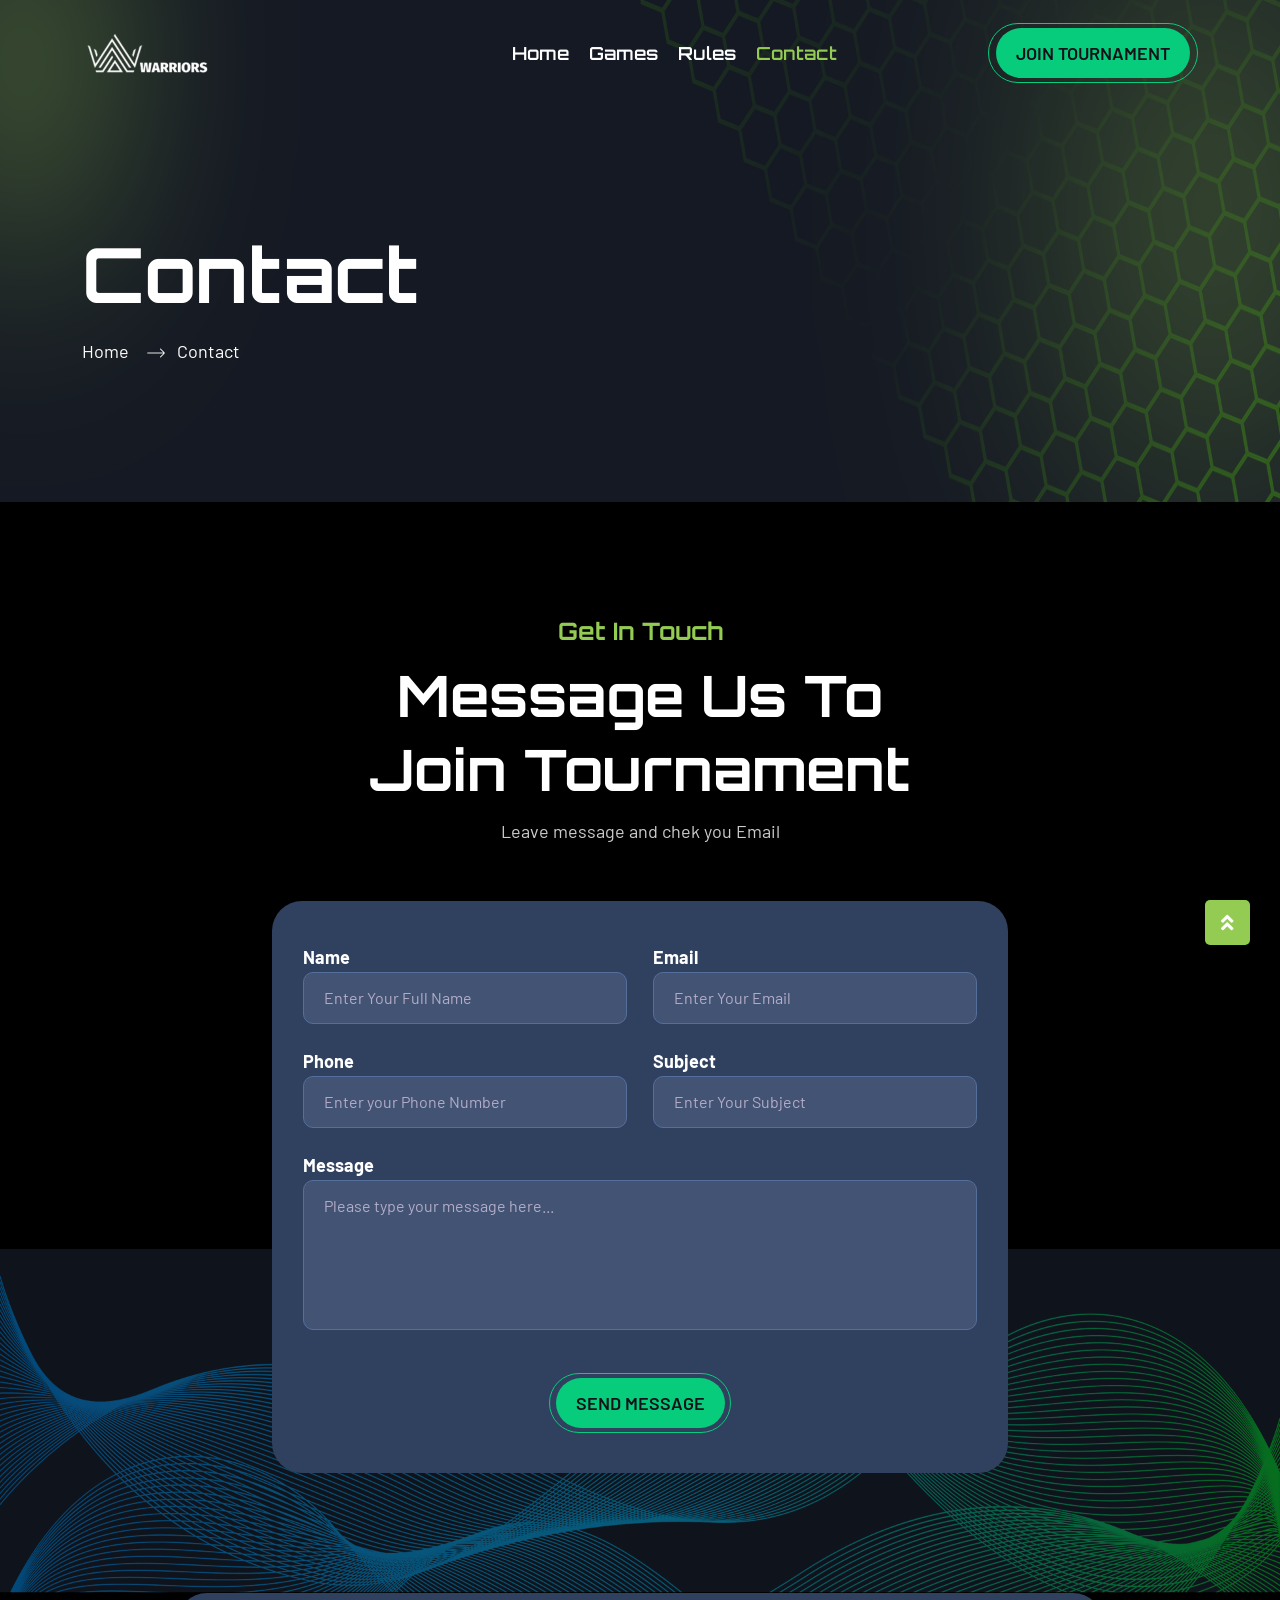
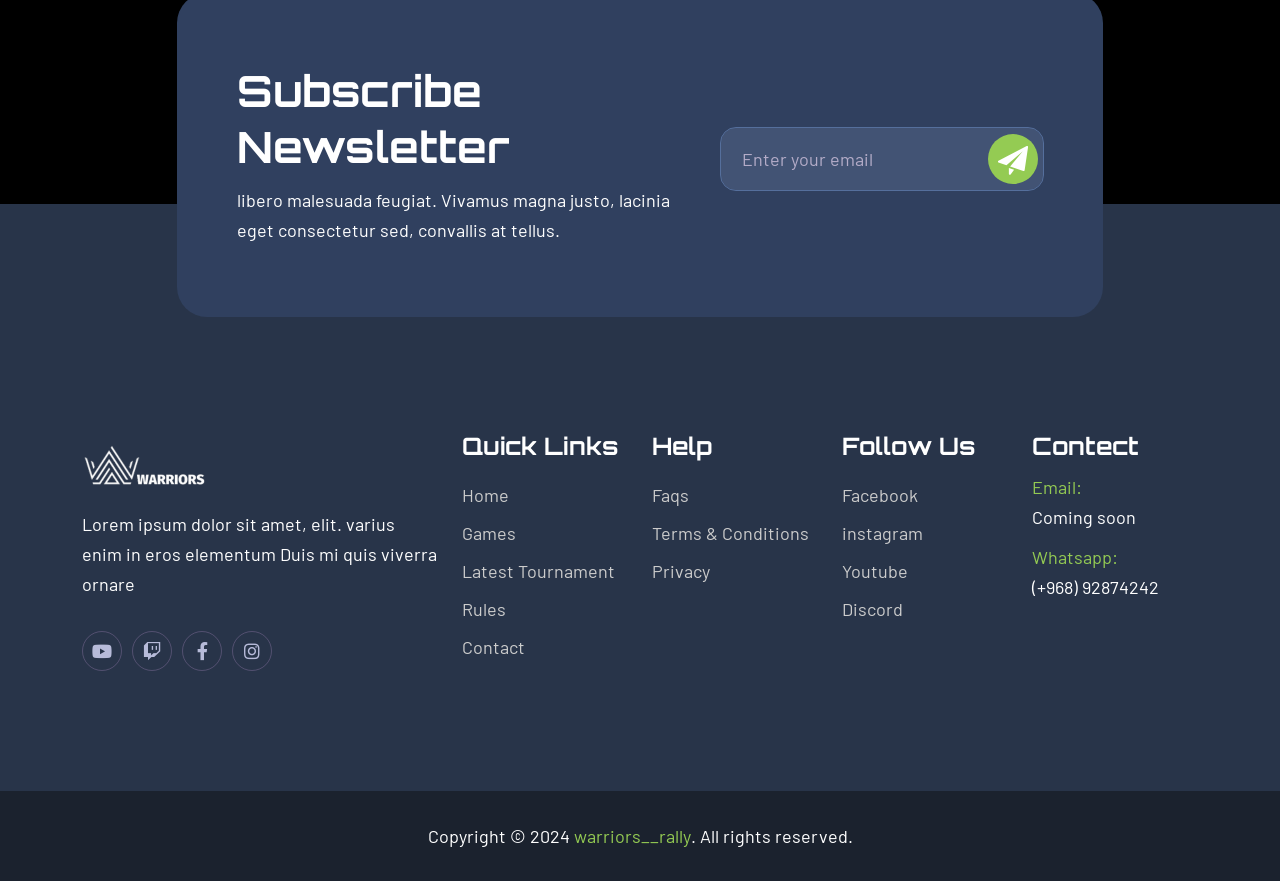
<file: contact.html>
<!doctype html>
<html lang="en">

<head>
    <meta charset="UTF-8">
    <meta http-equiv="X-UA-Compatible" content="IE=edge">
    <meta name="viewport" content="width=device-width, initial-scale=1.0">
    <meta http-equiv="X-UA-Compatible" content="ie=edge">
    <title>contact</title>

    <link rel="shortcut icon" href="assets contact/images/fav.png" type="image/x-icon">
    <link rel="stylesheet" href="assets contact/css/bootstrap.min.css">
    <link rel="stylesheet" href="assets contact/css/fontawesome.min.css">
    <link rel="stylesheet" href="assets contact/css/jquery-ui.css">
    <link rel="stylesheet" href="assets contact/css/plugin/magnific-popup.css">
    <link rel="stylesheet" href="assets contact/css/plugin/owl.carousel.min.css">
    <link rel="stylesheet" href="assets contact/css/plugin/owl.theme.default.min.css">
    <link rel="stylesheet" href="assets contact/css/plugin/nice-select.css">
    <link rel="stylesheet" href="assets contact/css/plugin/slick.css">
    <link rel="stylesheet" href="assets contact/css/plugin/xzoom.css">
    <link rel="stylesheet" href="assets contact/css/arafat-font.css">
    <link rel="stylesheet" href="assets contact/css/plugin/animate.css">
    <link rel="stylesheet" href="assets contact/css/style.css">
</head>

<body>
    <!-- start preloader -->
    <div class="preloader" id="preloader"></div>
    <!-- end preloader -->

    <!-- Scroll To Top Start-->
    <a href="javascript:void(0)" class="scrollToTop"><i class="fas fa-angle-double-up"></i></a>
    <!-- Scroll To Top End -->

    <!-- header-section start -->
    <header class="header-section">
        <div class="overlay">
            <div class="container">
                <div class="row d-flex header-area">
                    <nav class="navbar navbar-expand-lg navbar-light">
                        <a class="navbar-brand" href="index.html">
                            <img src="assets/images/logo.png" class="logo" alt="logo">
                        </a>
                        <button class="navbar-toggler collapsed" type="button" data-bs-toggle="collapse" data-bs-target="#navbar-content">
                            <i class="fas fa-bars"></i>
                        </button>
                        <div class="collapse navbar-collapse justify-content-end" id="navbar-content">
                            <ul class="navbar-nav mr-auto mb-2 mb-lg-0">
                                <li class="nav-item">
                                    <a class="nav-link" href="index.html">Home</a>
                                </li>
                                <li class="nav-item dropdown main-navbar">
                                    <a class="nav-link" href="games.html" >Games</a>
                                   
                                </li>
                                <li class="nav-item dropdown main-navbar">
                                    <a class="nav-link " href="Rules.html" >Rules</a>
                                  
                                </li>
                              
                                <li class="nav-item">
                                    <a class="nav-link active" href="contact.html">Contact</a>
                                </li>
                            </ul>
                            <div class="right-area gap-4 header-action d-flex align-items-center max-un">
                                <div class="single-item cart-area">
                                    <div class="cart-btn btn-head dot">
                                        <!-- <img src="assets/images/icon/cart-icon.png" alt="icon"> -->
                                        <!-- <span class="total-cart">03</span> -->
                                    </div>
                                    <div class="main-area cart-content">
                                        <div class="close-btn d-block d-lg-none">
                                            <i class="fas fa-times"></i>
                                        </div>
                                        <!-- <div class="head-area d-flex justify-content-between">
                                            <h5>Cart</h5>
                                            <span>03</span>
                                        </div> -->
                                        <ul>
                                            <li>
                                                <div class="abs-area">
                                                    <i class="fas fa-times"></i>
                                                </div>
                                                <a href="javascript:void(0)" class="d-flex">
                                                    <div class="img-area">
                                                        <img src="assets/images/shop-image-3.png" alt="image">
                                                    </div>
                                                    <div class="text-area">
                                                        <h6>Havit RGB Headphone</h6>
                                                        <div class="price-area">
                                                            <span class="cur-price">$380.00</span>
                                                            <span><del>$410.00</del></span>
                                                        </div>
                                                    </div>
                                                </a>
                                            </li>
                                            <li>
                                                <div class="abs-area">
                                                    <i class="fas fa-times"></i>
                                                </div>
                                                <a href="javascript:void(0)" class="d-flex">
                                                    <div class="img-area">
                                                        <img src="assets/images/shop-image-5.png" alt="image">
                                                    </div>
                                                    <div class="text-area">
                                                        <h6>Touch Controller Grip </h6>
                                                        <div class="price-area">
                                                            <span class="cur-price">$380.00</span>
                                                            <span><del>$410.00</del></span>
                                                        </div>
                                                    </div>
                                                </a>
                                            </li>
                                            <li>
                                                <div class="abs-area">
                                                    <i class="fas fa-times"></i>
                                                </div>
                                                <a href="javascript:void(0)" class="d-flex">
                                                    <div class="img-area">
                                                        <img src="assets/images/shop-image-8.png" alt="image">
                                                    </div>
                                                    <div class="text-area">
                                                        <h6>Gaming Microphone</h6>
                                                        <div class="price-area">
                                                            <span class="cur-price">$380.00</span>
                                                            <span><del>$410.00</del></span>
                                                        </div>
                                                    </div>
                                                </a>
                                            </li>
                                        </ul>
                                        <div class="btn-area text-center mt-4">
                                            <a href="javascript:void(0)" class="cmn-btn">Checkout</a>
                                        </div>
                                    </div>
                                </div>
                                <a href="contact.html" class="cmn-btn">JOIN TOURNAMENT</a>
                            </div>
                        </div>
                    </nav>
                </div>
            </div>
        </div>
    </header>
    <!-- header-section end -->

    <!-- Banner Section start -->
    <section class="banner-section inner-banner games faq">
        <div class="overlay">
            <div class="banner-content d-flex align-items-center">
                <div class="container">
                    <div class="row justify-content-between">
                        <div class="col-lg-7 col-md-10">
                            <div class="main-content">
                                <h1>Contact</h1>
                                <div class="breadcrumb-area">
                                    <nav aria-label="breadcrumb">
                                        <ol class="breadcrumb d-flex align-items-center">
                                            <li class="breadcrumb-item"><a href="index.html">Home</a></li>
                                            <li class="breadcrumb-item active" aria-current="page">Contact</li>
                                        </ol>
                                    </nav>
                                </div>
                            </div>
                        </div>
                    </div>
                </div>
            </div>
        </div>
    </section>
    <!-- Banner Section end -->

    <!-- Contact Start -->
    <section class="contact-us">
        <div class="container pt-120 pb-120">
            <div class="row justify-content-center">
                <div class="col-lg-6">
                    <div class="section-header text-center">
                        <h5 class="sub-title">Get in touch</h5>
                        <h2 class="title">Message Us to Join Tournament</h2>
                        <p>Leave message and chek you Email </p>
                    </div>
                </div>
            </div>
            <div class="row justify-content-center">
                <div class="col-lg-8">
                    <form action="https://formspree.io/f/mayrrpry" method="post">
                        <div class="row position-relative">
                            <div class="col-md-6">
                                <div class="form-control">
                                    <label for="Name">Name</label>
                                    <input type="text" id="Name" placeholder="Enter Your Full Name" />
                                    <small>Error message</small>
                                </div>
                            </div>
                            <div class="col-md-6">
                                <div class="form-control">
                                    <label for="email">Email</label>
                                    <input type="text" id="email" placeholder="Enter Your Email" />
                                    <small>Error message</small>
                                </div>
                            </div>
                            <div class="col-md-6">
                                <div class="form-control">
                                    <label for="number">Phone</label>
                                    <input type="number" id="number" placeholder="Enter your Phone Number" />
                                    <small>Error message</small>
                                </div>
                            </div>
                            <div class="col-md-6">
                                <div class="form-control form_control">
                                    <label for="subject">Subject</label>
                                    <input type="text" id="subject" placeholder="Enter Your Subject" />
                                    <small class="conpany_error">Error message</small>
                                </div>
                            </div>
                            <div class="col-sm-12">
                                <div class="form-control">
                                    <label for="message">Message</label>
                                    <textarea name="message" id="message" cols="10" rows="5" placeholder="Please type your message here..."></textarea>
                                    <small>Error message</small>
                                </div>
                            </div>
                        </div>
                        <div class="btn-area mt-3 text-center">
                            <button type="submit" class="cmn-btn">Send Message</button>
                        </div>
                        <div class="thank_you">
                            <p>Your Message is successfully sent !</p>
                        </div>
                    </form>
                </div>
            </div>
        </div>
    </section>
    <!-- Contact end -->

    <!-- Faq Section start -->
    <!-- <section class="faqs-section">
        <div class="overlay pt-120 pb-120">
            <div class="container">
                <div class="row d-flex justify-content-center">
                    <div class="col-lg-7">
                        <div class="section-header text-center">
                            <h5 class="sub-title">FAQs</h5>
                            <h2 class="title">Frequently Asked Questions </h2>
                            <p>libero malesuada feugiat. Vivamus magna justo, lacinia eget consectetur sed, convallis at tellus. Cras ultricies ligula sed magna dictum porta.</p>
                        </div>
                    </div>
                </div>
                <div class="row faq-bg d-flex justify-content-center">
                    <div class="col-xl-8">
                        <div class="accordion" id="accordionFaqs">
                            <div class="accordion-item">
                                <h5 class="accordion-header" id="headingOne">
                                    <button class="accordion-button collapsed" type="button" data-bs-toggle="collapse" data-bs-target="#collapseOne" aria-expanded="false" aria-controls="collapseOne">
                                        What is the beneficial benefits of the game?
                                    </button>
                                </h5>
                                <div id="collapseOne" class="accordion-collapse collapse" aria-labelledby="headingOne" data-bs-parent="#accordionFaqs">
                                    <div class="accordion-body">
                                        <p>Lorem Ipsum is simply dummy text of the printing and typesetting industry. Lorem Ipsum has been the industry's standard dummy text ever since the 1500s, when an unknown printer took a galley of type and scrambled
                                            it to make a type specimen book.</p>
                                    </div>
                                </div>
                            </div>
                            <div class="accordion-item">
                                <h5 class="accordion-header" id="headingTwo">
                                    <button class="accordion-button collapsed" type="button" data-bs-toggle="collapse" data-bs-target="#collapseTwo" aria-expanded="false" aria-controls="collapseTwo">
                                        Can I play futio more than once?
                                    </button>
                                </h5>
                                <div id="collapseTwo" class="accordion-collapse collapse" aria-labelledby="headingTwo" data-bs-parent="#accordionFaqs">
                                    <div class="accordion-body">
                                        <p>Lorem Ipsum is simply dummy text of the printing and typesetting industry. Lorem Ipsum has been the industry's standard dummy text ever since the 1500s, when an unknown printer took a galley of type and scrambled
                                            it to make a type specimen book.</p>
                                    </div>
                                </div>
                            </div>
                            <div class="accordion-item">
                                <h5 class="accordion-header" id="headingThree">
                                    <button class="accordion-button collapsed" type="button" data-bs-toggle="collapse" data-bs-target="#collapseThree" aria-expanded="false" aria-controls="collapseThree">
                                        Are there any expansion packs on the way?
                                    </button>
                                </h5>
                                <div id="collapseThree" class="accordion-collapse collapse" aria-labelledby="headingThree" data-bs-parent="#accordionFaqs">
                                    <div class="accordion-body">
                                        <p>Lorem Ipsum is simply dummy text of the printing and typesetting industry. Lorem Ipsum has been the industry's standard dummy text ever since the 1500s, when an unknown printer took a galley of type and scrambled
                                            it to make a type specimen book.</p>
                                    </div>
                                </div>
                            </div>
                            <div class="accordion-item">
                                <h5 class="accordion-header" id="headingFour">
                                    <button class="accordion-button collapsed" type="button" data-bs-toggle="collapse" data-bs-target="#collapseFour" aria-expanded="false" aria-controls="collapseFour">
                                        How can i contact the team for help?
                                    </button>
                                </h5>
                                <div id="collapseFour" class="accordion-collapse collapse" aria-labelledby="headingFour" data-bs-parent="#accordionFaqs">
                                    <div class="accordion-body">
                                        <p>Lorem Ipsum is simply dummy text of the printing and typesetting industry. Lorem Ipsum has been the industry's standard dummy text ever since the 1500s, when an unknown printer took a galley of type and scrambled
                                            it to make a type specimen book.</p>
                                    </div>
                                </div>
                            </div>
                            <div class="accordion-item">
                                <h5 class="accordion-header" id="headingFive">
                                    <button class="accordion-button collapsed" type="button" data-bs-toggle="collapse" data-bs-target="#collapseFive" aria-expanded="false" aria-controls="collapseFive">
                                        When I enter a correct code it says that it’s incorrect
                                    </button>
                                </h5>
                                <div id="collapseFive" class="accordion-collapse collapse" aria-labelledby="headingFive" data-bs-parent="#accordionFaqs">
                                    <div class="accordion-body">
                                        <p>Lorem Ipsum is simply dummy text of the printing and typesetting industry. Lorem Ipsum has been the industry's standard dummy text ever since the 1500s, when an unknown printer took a galley of type and scrambled
                                            it to make a type specimen book.</p>
                                    </div>
                                </div>
                            </div>
                            <div class="accordion-item">
                                <h5 class="accordion-header" id="headingsix">
                                    <button class="accordion-button collapsed" type="button" data-bs-toggle="collapse" data-bs-target="#collapsesix" aria-expanded="false" aria-controls="collapsesix">
                                        Is it possible to pause the futio tournament?
                                    </button>
                                </h5>
                                <div id="collapsesix" class="accordion-collapse collapse" aria-labelledby="headingsix" data-bs-parent="#accordionFaqs">
                                    <div class="accordion-body">
                                        <p>Lorem Ipsum is simply dummy text of the printing and typesetting industry. Lorem Ipsum has been the industry's standard dummy text ever since the 1500s, when an unknown printer took a galley of type and scrambled
                                            it to make a type specimen book.</p>
                                    </div>
                                </div>
                            </div>
                        </div>
                    </div>
                </div>
            </div>
        </div>
    </section> -->
    <!-- Faq Section end -->

    <!-- Footer Area Start -->
    <footer class="footer-section">
        <div class="container">
            <div class="row justify-content-center">
                <div class="col-lg-10">
                    <div class="footer-form">
                        <div class="row align-items-center">
                            <div class="col-md-7">
                                <div class="section-area">
                                    <h3 class="title">Subscribe Newsletter</h3>
                                    <p>libero malesuada feugiat. Vivamus magna justo, lacinia eget consectetur sed, convallis at tellus.</p>
                                </div>
                            </div>
                            <div class="col-md-5">
                                <form action="#">
                                    <div class="form-group input-area d-flex align-items-center">
                                        <input type="text" placeholder="Enter your email">
                                        <button class="btn-area"><img src="assets/images/icon/send-icon.png" alt="icon"></button>
                                    </div>
                                </form>
                            </div>
                        </div>
                    </div>
                </div>
            </div>
        </div>
        <div class="footer-area pt-120">
            <div class="container">
                <div class="row wrapper pb-120">
                    <div class="col-xl-4 col-lg-5 col-md-5 col-sm-6 col-8">
                        <div class="single-area">
                            <a href="index.html">
                                <img src="assets/images/logo.png" class="logo" alt="logo">
                            </a>
                            <p class="mt-4 mb-4">Lorem ipsum dolor sit amet, elit. varius enim in eros elementum Duis mi quis viverra ornare</p>
                            <div class="social">
                                <ul class="d-flex">
                                    <li><a href="javascript:void(0)"><i class="fab fa-youtube"></i></a></li>
                                    <li><a href="javascript:void(0)"><i class="fab fa-twitch"></i></a></li>
                                    <li><a href="javascript:void(0)"><i class="fab fa-facebook-f"></i></a></li>
                                    <li><a href="javascript:void(0)"><i class="fab fa-instagram"></i></a></li>
                                </ul>
                            </div>
                        </div>
                    </div>
                    <div class="col-xl-2 col-lg-3 col-md-3 col-sm-6 col-4">
                        <div class="single-area">
                            <h5>Quick Links</h5>
                            <ul class="items">
                                <li><a href="index.html">Home</a></li>
                                <li><a href="games.html">Games</a></li>
                                <li><a href="games.html">Latest Tournament</a></li>
                                <li><a href="Rules.html">Rules</a></li>
                                <li><a href="contact.html">Contact</a></li>
                            </ul>
                        </div>
                    </div>
                    <div class="col-xl-2 col-lg-3 col-md-3 col-4">
                        <div class="single-area">
                            <h5>Help</h5>
                            <ul class="items">
                                <li><a href="error.html">Faqs</a></li>
                                <li><a href="error.html">Terms & Conditions</a></li>
                                <li><a href="error.html">Privacy</a></li>
                            </ul>
                        </div>
                    </div>
                    <div class="col-xl-2 col-lg-3 col-md-4 col-4">
                        <div class="single-area">
                            <h5>Follow Us</h5>
                            <ul class="items">
                                <li><a href="https://www.facebook.com/profile.php?id=61561076336006">Facebook</a></li>
                                <!-- <li><a href="">Twitter</a></li> -->
                                <li><a href="https://www.instagram.com/warriors__rally/">instagram</a></li>
                                <li><a href="https://www.youtube.com/channel/UCLcWp1gKrvZeko_21f8736A">Youtube</a></li>
                                <li><a href="https://discord.gg/RzmMQ5hU">Discord</a></li>
                            </ul>
                        </div>
                    </div>
                    <div class="col-xl-2 col-lg-3 col-md-4 col-4">
                        <div class="single-area">
                            <h5>Contect</h5>
                            <div class="contact-location">
                                <p>
                                    <span>Email:</span> Coming soon
                                </p>
                                <p>
                                    <span>Whatsapp:</span> (+968) 92874242
                                </p>
                            </div>
                        </div>
                    </div>
                </div>
            </div>
            <div class="footer-bottom">
                <div class="container">
                    <div class="row justify-content-between align-items-center">
                        <div class="col-lg-12 d-flex justify-content-center">
                            <div class="copyright">
                                <p>Copyright © 2024 <a href="index.html">
                                    warriors__rally</a>. All rights reserved.</p>
                            </div>
                        </div>
                    </div>
                </div>
            </div>
        </div>
    </footer>
    <!-- Footer Area End -->

    <!--==================================================================-->
    <script src="assets contact/js/jquery.min.js"></script>
    <script src="assets contact/js/jquery-ui.js"></script>
    <script src="assets contact/js/bootstrap.min.js"></script>
    <script src="assets contact/js/fontawesome.js"></script>
    <script src="assets contact/js/plugin/slick.js"></script>
    <script src="assets contact/js/plugin/counter.js"></script>
    <script src="assets contact/js/plugin/waypoint.min.js"></script>
    <script src="assets contact/js/plugin/jquery.nice-select.min.js"></script>
    <script src="assets contact/js/plugin/owl.carousel.min.js"></script>
    <script src="assets contact/js/plugin/xzoom-setup.js"></script>
    <script src="assets contact/js/plugin/xzoom.js"></script>
    <script src="assets contact/js/plugin/jquery.magnific-popup.min.js"></script>
    <script src="assets contact/js/plugin/wow.min.js"></script>
    <script src="assets contact/js/plugin/plugin.js"></script>
    <script src="assets contact/js/main.js"></script>

    <script>
        const form = document.getElementById("form");
        const Name = document.getElementById("Name");
        const subject = document.getElementById("subject");
        const email = document.getElementById("email");
        const number = document.getElementById("number");
        const message = document.getElementById("message");
        const error = document.getElementsByClassName('error')
        const thank = document.querySelector('.thank_you p')

        //Error Message
        function errorMessage(input, message) {
            const inputElement = input.parentElement;
            inputElement.className = "form-control error";
            const small = inputElement.querySelector("small");
            small.innerText = message;
        }

        //Success message
        function successMessage(input) {
            const inputElement = input.parentElement;
            inputElement.className = "form-control success";
        }

        //Check Input Elements
        function checkInputElement(inputArr) {
            inputArr.forEach(function(input) {
                if (input.value.trim() == "") {
                    errorMessage(input, `${inputFieldName(input)} is requerd`);
                } else {
                    successMessage(input);
                }
            });
        }

        //Check Input inputElementNone
        function inputElementValueEmpty(inputArr) {
            inputArr.forEach(function(input) {
                input.value = "";

                const inputElement = input.parentElement;
                inputElement.classList.remove("success");
            });
        }

        //Check length
        function checkLength(input, min, max) {
            if (input.value.length < min) {
                errorMessage(
                    input,
                    `${inputFieldName(input)} must be at least ${min} characters`
                );
            } else if (input.value.length > max) {
                errorMessage(
                    input,
                    `${inputFieldName(input)} must be less than ${max} characters`
                );
            } else {
                successMessage(input);
            }
        }

        function checkNumber(input, min, max) {
            if (input.value.length < min) {
                errorMessage(
                    input,
                    `${inputFieldName(input)} Phone Number Not Valid`
                );
            } else if (input.value.length > max) {
                errorMessage(
                    input,
                    `${inputFieldName(input)} Phone Number Not Valid`
                );
            } else {
                successMessage(input);
            }
        }

        //Check email
        function checkEmail(email) {
            const regx =
                /^(([^<>()\[\]\\.,;:\s@"]+(\.[^<>()\[\]\\.,;:\s@"]+)*)|(".+"))@((\[[0-9]{1,3}\.[0-9]{1,3}\.[0-9]{1,3}\.[0-9]{1,3}\])|(([a-zA-Z\-0-9]+\.)+[a-zA-Z]{2,}))$/;
            if (regx.test(email.value.trim())) {
                successMessage(email);
            } else {
                errorMessage(email, "Email is not valid");
            }
        }

        //Input fields name
        function inputFieldName(input) {
            return input.id.charAt(0).toUpperCase() + input.id.slice(1);
        }

        //add event listener
        form.addEventListener("submit", function(e) {
            e.preventDefault();

            checkInputElement([Name, subject, number, message, email]);
            checkLength(Name, 3, 25);
            checkLength(subject, 3, 25);
            checkLength(message, 10, 10000000);
            checkEmail(email);
            checkNumber(number, 2, 20);
            if (error.length === 0) {
                inputElementValueEmpty([Name, subject, number, message, email]);
                thank.style.display = "block";
                const myTimeout = setTimeout(() => {
                    thank.style.display = "none";
                }, 2000);
            }
        });
    </script>
</body>

</html>
</file>
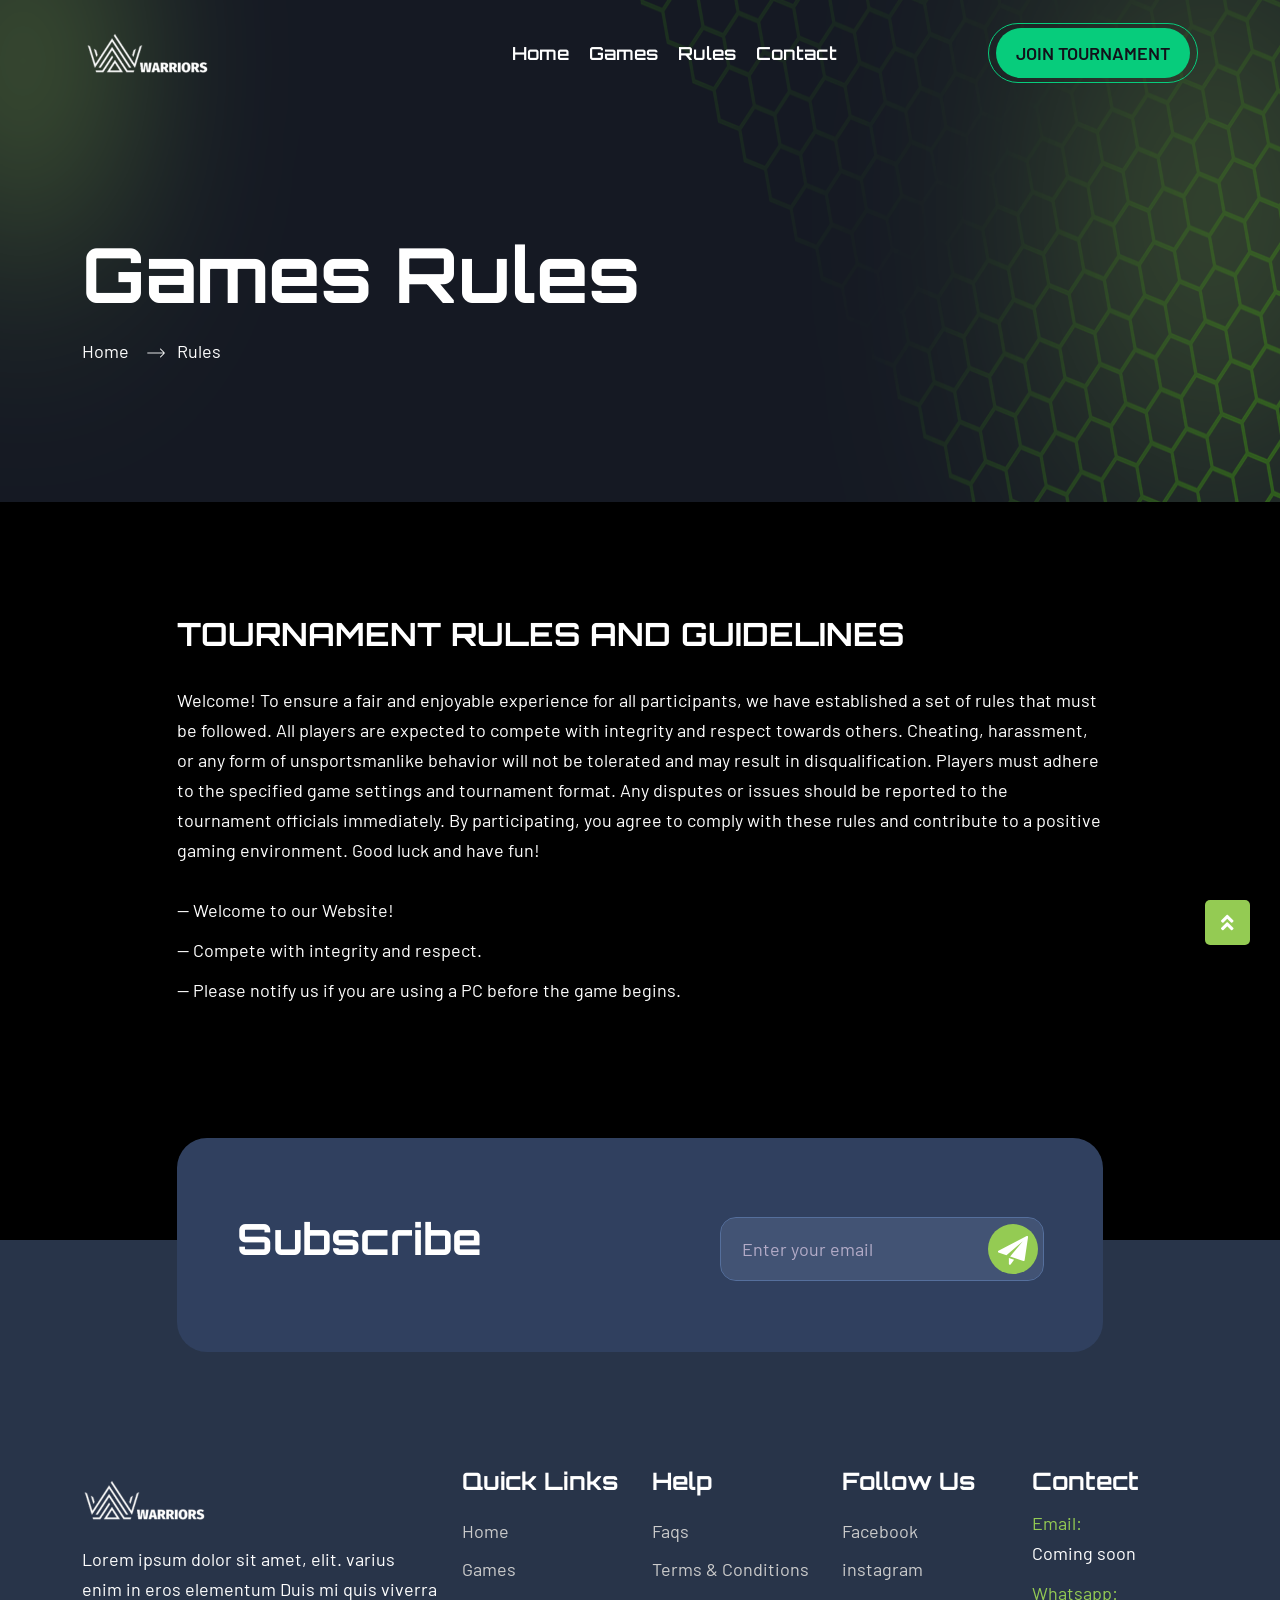
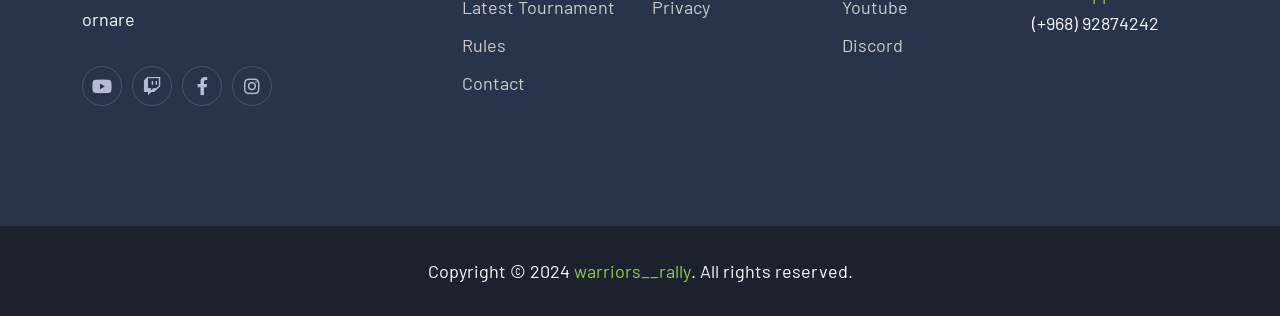
<file: Rules.html>
<!doctype html>
<html lang="en">

<head>
    <meta charset="UTF-8">
    <meta http-equiv="X-UA-Compatible" content="IE=edge">
    <meta name="viewport" content="width=device-width, initial-scale=1.0">
    <meta http-equiv="X-UA-Compatible" content="ie=edge">
    <title>Rules</title>

    <link rel="shortcut icon" href="rules assets/images/fav.png" type="image/x-icon">
    <link rel="stylesheet" href="rules assets/css/bootstrap.min.css">
    <link rel="stylesheet" href="rules assets/css/fontawesome.min.css">
    <link rel="stylesheet" href="rules assets/css/jquery-ui.css">
    <link rel="stylesheet" href="rules assets/css/plugin/magnific-popup.css">
    <link rel="stylesheet" href="rules assets/css/plugin/owl.carousel.min.css">
    <link rel="stylesheet" href="rules assets/css/plugin/owl.theme.default.min.css">
    <link rel="stylesheet" href="rules assets/css/plugin/nice-select.css">
    <link rel="stylesheet" href="rules assets/css/plugin/slick.css">
    <link rel="stylesheet" href="rules assets/css/plugin/xzoom.css">
    <link rel="stylesheet" href="rules assets/css/arafat-font.css">
    <link rel="stylesheet" href="rules assets/css/plugin/animate.css">
    <link rel="stylesheet" href="rules assets/css/style.css">
</head>

<body>
    <!-- start preloader -->
    <div class="preloader" id="preloader"></div>
    <!-- end preloader -->

    <!-- Scroll To Top Start-->
    <a href="javascript:void(0)" class="scrollToTop"><i class="fas fa-angle-double-up"></i></a>
    <!-- Scroll To Top End -->

    <!-- header-section start -->
    <header class="header-section">
        <div class="overlay">
            <div class="container">
                <div class="row d-flex header-area">
                    <nav class="navbar navbar-expand-lg navbar-light">
                        <a class="navbar-brand" href="index.html">
                            <img src="assets/images/logo.png" class="logo" alt="logo">
                        </a>
                        <button class="navbar-toggler collapsed" type="button" data-bs-toggle="collapse" data-bs-target="#navbar-content">
                            <i class="fas fa-bars"></i>
                        </button>
                        <div class="collapse navbar-collapse justify-content-end" id="navbar-content">
                            <ul class="navbar-nav mr-auto mb-2 mb-lg-0">
                                <li class="nav-item">
                                    <a class="nav-link" href="index.html">Home</a>
                                </li>
                                <li class="nav-item dropdown main-navbar">
                                    <a class="nav-link " href="games.html">Games</a>
                                    <!-- <ul class="dropdown-menu main-menu shadow show">
                                        <li><a class="nav-link" href="games.html">Games</a></li>
                                        <li><a class="nav-link" href="games-details.html">Games Details</a></li>
                                        <li><a class="nav-link" href="match-details.html">Match Details</a></li>
                                    </ul> -->
                                </li>
                                <li class="nav-item dropdown main-navbar">
                                    <!-- <a class="nav-link " href="">Shop</a> -->
                                    
                                </li>
                                <li class="nav-item dropdown main-navbar">
                                    <!-- <a class="nav-link active" href="Rules.html">Rules</a> -->
                                    <ul class="dropdown-menu main-menu shadow show">
                                        <!-- <li><a class="nav-link" href="Rules.html">Rules</a></li> -->
                                        <li class="dropend sub-navbar">
                                            <!-- <a href="javascript:void(0)" class="dropdown-item dropdown-toggle" data-bs-toggle="dropdown" data-bs-auto-close="outside">Team</a> -->
                                            <!-- <ul class="dropdown-menu sub-menu shadow show">
                                                <li><a class="nav-link" href="all-team.html">All Team</a></li>
                                                <li><a class="nav-link" href="team-details.html">Team Details</a></li>
                                            </ul> -->
                                        </li>
                                        <!-- <li class="dropend sub-navbar"> -->
                                            <!-- <a href="javascript:void(0)" class="dropdown-item dropdown-toggle" data-bs-toggle="dropdown" data-bs-auto-close="outside">Player</a> -->
                                            <!-- <ul class="dropdown-menu sub-menu shadow show">
                                                <li><a class="nav-link" href="players.html">Players</a></li>
                                                <li><a class="nav-link" href="players-single.html">Players Single</a></li>
                                            </ul> -->
                                        <!-- </li> -->
                                        <!-- <li><a class="nav-link" href="upcoming-matches.html">Upcoming Matches</a></li>
                                        <li><a class="nav-link" href="faq.html">FAQs</a></li>
                                        <li><a class="nav-link" href="privacy-policy.html">Privacy Policy</a></li>
                                        <li><a class="nav-link" href="terms-conditions.html">Terms</a></li>
                                        <li><a class="nav-link" href="coming-soon.html">Coming Soon</a></li>
                                        <li><a class="nav-link" href="error.html">Error</a></li> -->
                                    </ul>
                                </li>
                                <li class="nav-item dropdown main-navbar">
                                    <a class="nav-link " href="Rules.html">Rules</a>
                                    <!-- <ul class="dropdown-menu main-menu shadow show"> -->
                                        <!-- <li><a class="nav-link" href="blog.html">Blog</a></li> -->
                                        <!-- <li><a class="nav-link" href="blog-single.html">Blog Single</a></li> -->
                                    <!-- </ul> -->
                                </li>
                                <li class="nav-item">
                                    <a class="nav-link" href="contact.html">Contact</a>
                                </li>
                            </ul>
                            <div class="right-area gap-4 header-action d-flex align-items-center max-un">
                                <div class="single-item cart-area">
                                    <div class="cart-btn btn-head dot">
                                        <!-- <img src="assets/images/icon/cart-icon.png" alt="icon">
                                        <span class="total-cart">03</span> -->
                                    </div>
                                    <div class="main-area cart-content">
                                        <div class="close-btn d-block d-lg-none">
                                            <i class="fas fa-times"></i>
                                        </div>
                                        <div class="head-area d-flex justify-content-between">
                                            <h5>Cart</h5>
                                            <span>03</span>
                                        </div>
                                        <ul>
                                            <li>
                                                <div class="abs-area">
                                                    <i class="fas fa-times"></i>
                                                </div>
                                                <a href="javascript:void(0)" class="d-flex">
                                                    <div class="img-area">
                                                        <img src="assets/images/shop-image-3.png" alt="image">
                                                    </div>
                                                    <div class="text-area">
                                                        <h6>Havit RGB Headphone</h6>
                                                        <div class="price-area">
                                                            <span class="cur-price">$380.00</span>
                                                            <span><del>$410.00</del></span>
                                                        </div>
                                                    </div>
                                                </a>
                                            </li>
                                            <li>
                                                <div class="abs-area">
                                                    <i class="fas fa-times"></i>
                                                </div>
                                                <a href="javascript:void(0)" class="d-flex">
                                                    <div class="img-area">
                                                        <img src="assets/images/shop-image-5.png" alt="image">
                                                    </div>
                                                    <div class="text-area">
                                                        <h6>Touch Controller Grip </h6>
                                                        <div class="price-area">
                                                            <span class="cur-price">$380.00</span>
                                                            <span><del>$410.00</del></span>
                                                        </div>
                                                    </div>
                                                </a>
                                            </li>
                                            <li>
                                                <div class="abs-area">
                                                    <i class="fas fa-times"></i>
                                                </div>
                                                <a href="javascript:void(0)" class="d-flex">
                                                    <div class="img-area">
                                                        <img src="assets/images/shop-image-8.png" alt="image">
                                                    </div>
                                                    <div class="text-area">
                                                        <h6>Gaming Microphone</h6>
                                                        <div class="price-area">
                                                            <span class="cur-price">$380.00</span>
                                                            <span><del>$410.00</del></span>
                                                        </div>
                                                    </div>
                                                </a>
                                            </li>
                                        </ul>
                                        <div class="btn-area text-center mt-4">
                                            <a href="javascript:void(0)" class="cmn-btn">Checkout</a>
                                        </div>
                                    </div>
                                </div>
                                <a href="contact.html" class="cmn-btn">JOIN TOURNAMENT</a>
                            </div>
                        </div>
                    </nav>
                </div>
            </div>
        </div>
    </header>
    <!-- header-section end -->

    <!-- Banner Section start -->
    <section class="banner-section inner-banner games faq">
        <div class="overlay">
            <div class="banner-content d-flex align-items-center">
                <div class="container">
                    <div class="row justify-content-between">
                        <div class="col-lg-7 col-md-10">
                            <div class="main-content">
                                <h1> Games Rules</h1>
                                <div class="breadcrumb-area">
                                    <nav aria-label="breadcrumb">
                                        <ol class="breadcrumb d-flex align-items-center">
                                            <li class="breadcrumb-item"><a href="index.html">Home</a></li>
                                            <!-- <li class="breadcrumb-item"><a href="">Pages</a></li> -->
                                            <li class="breadcrumb-item active" aria-current="page">Rules</li>
                                        </ol>
                                    </nav>
                                </div>
                            </div>
                        </div>
                    </div>
                </div>
            </div>
        </div>
    </section>
    <!-- Banner Section end -->

    <!-- Privacy Content In start -->
    <section class="privacy-content">
        <div class="overlay pt-120 pb-120">
            <div class="container">
                <div class="row justify-content-center">
                    <div class="col-lg-10">
                        <div class="top-wrapper">
                            <h4>Tournament Rules and Guidelines</h4>
                            <p>Welcome! To ensure a fair and enjoyable experience for all participants, we have established a set of rules that must be followed. All players are expected to compete with integrity and respect towards others. Cheating, harassment, or any form of unsportsmanlike behavior will not be tolerated and may result in disqualification. Players must adhere to the specified game settings and tournament format. Any disputes or issues should be reported to the tournament officials immediately. By participating, you agree to comply with these rules and contribute to a positive gaming environment. Good luck and have fun!</p>
                            <ul>
                                <li>— Welcome to our Website! </li>
                                <li>— Compete with integrity and respect.</li>
                                <li>— Please notify us if you are using a PC before the game begins.</li>
                                <!-- <li>— Habitant ornare aenean maecenas pretium</li> -->
                            </ul>
                            <!-- <p>Eget purus aenean sit risus. Arcu, aliquam eget et viverra risus purus. Commodo fames tristique dui pharetra elit aliquet morbi. Eget consectetur risus nunc lorem sit consequat aliquet. Dolor velit consectetur etiam scelerisque.
                                Integer interdum sodales scelerisque diam massa quam sit quis. Sed et dui a nam pulvinar. Tristique justo, donec lectus vitae, cursus ligula ridiculus lacus, tincidunt. Diam dictumst faucibus dui aliquet aenean nascetur
                                feugiat leo. Etiam dignissim orci dignissim vitae.</p> -->
                            <!-- <div class="safe-data">
                                <h4>Your data is safe with us, we will not share any information with external sources.</h4>
                                <p>Blandit dignissim nulla varius tristique a sed integer ut tempor. Augue interdum semper bibendum amet sed. Dis in at ultricies tortor sit tellus. Habitant ornare aenean maecenas pretium, dui ullamcorper quis. Egestas viverra
                                    et id aliquet faucibus rhoncus a. Sollicitudin nisl nulla tempor pretium lorem at mauris faucibus pulvinar.</p>
                                <ul>
                                    <li>Eget purus aenean sit risus. Arcu, aliquam eget et viverra risus purus. Commodo fames tristique dui pharetra elit aliquet morbi.</li>
                                    <li>Eget consectetur risus nunc lorem sit consequat aliquet. Dolor velit consectetur etiam scelerisque.</li>
                                    <li>Integer interdum sodales scelerisque diam massa quam sit quis. Sed et dui a nam pulvinar. Tristique justo, donec lectus vitae, cursus ligula ridiculus lacus, tincidunt.</li>
                                    <li>Diam dictumst faucibus dui aliquet aenean nascetur feugiat leo. Etiam dignissim.</li>
                                    <li> Aliquam eget et viverra risus purus. Commodo fames tristique dui pharetra elit aliquet morbi.</li>
                                </ul>
                            </div>
                            <div class="cookies">
                                <h4>Cookies and tracking</h4>
                                <p>Consequat mauris nunc congue nisi. Cursus metus aliquam eleifend mi in nulla. Dignissim cras tincidunt lobortis feugiat vivamus. Blandit aliquam etiam erat velit. Sapien faucibus et molestie ac. Ornare aenean euismod elementum
                                    nisi quis eleifend quam adipiscing vitae. Id cursus metus aliquam eleifend mi in nulla posuere sollicitudin.</p>
                            </div> -->
                        </div>
                    </div>
                </div>
            </div>
        </div>
    </section>
    <!-- Create Account In end -->

    <!-- Footer Area Start -->
    <footer class="footer-section">
        <div class="container">
            <div class="row justify-content-center">
                <div class="col-lg-10">
                    <div class="footer-form">
                        <div class="row align-items-center">
                            <div class="col-md-7">
                                <div class="section-area">
                                    <h3 class="title">Subscribe</h3>
                                    <!-- <p>libero malesuada feugiat. Vivamus magna justo, lacinia eget consectetur sed, convallis at tellus.</p> -->
                                </div>
                            </div>
                            <div class="col-md-5">
                                <form action="#">
                                    <div class="form-group input-area d-flex align-items-center">
                                        <input type="text" placeholder="Enter your email">
                                        <button class="btn-area"><img src="rules assets/images/icon/send-icon.png" alt="icon"></button>
                                    </div>
                                </form>
                            </div>
                        </div>
                    </div>
                </div>
            </div>
        </div>
        <div class="footer-area pt-120">
            <div class="container">
                <div class="row wrapper pb-120">
                    <div class="col-xl-4 col-lg-5 col-md-5 col-sm-6 col-8">
                        <div class="single-area">
                            <a href="index.html">
                                <img src="assets/images/logo.png" class="logo" alt="logo">
                            </a>
                            <p class="mt-4 mb-4">Lorem ipsum dolor sit amet, elit. varius enim in eros elementum Duis mi quis viverra ornare</p>
                            <div class="social">
                                <ul class="d-flex">
                                    <li><a href="javascript:void(0)"><i class="fab fa-youtube"></i></a></li>
                                    <li><a href="javascript:void(0)"><i class="fab fa-twitch"></i></a></li>
                                    <li><a href="javascript:void(0)"><i class="fab fa-facebook-f"></i></a></li>
                                    <li><a href="javascript:void(0)"><i class="fab fa-instagram"></i></a></li>
                                </ul>
                            </div>
                        </div>
                    </div>
                    <div class="col-xl-2 col-lg-3 col-md-3 col-sm-6 col-4">
                        <div class="single-area">
                            <h5>Quick Links</h5>
                            <ul class="items">
                                <li><a href="index.html">Home</a></li>
                                <li><a href="games.html">Games</a></li>
                                <li><a href="games.html">Latest Tournament</a></li>
                                <li><a href="Rules.html">Rules</a></li>
                                <li><a href="contact.html">Contact</a></li>
                            </ul>
                        </div>
                    </div>
                    <div class="col-xl-2 col-lg-3 col-md-3 col-4">
                        <div class="single-area">
                            <h5>Help</h5>
                            <ul class="items">
                                <li><a href="error.html">Faqs</a></li>
                                <li><a href="error.html">Terms & Conditions</a></li>
                                <li><a href="error.html">Privacy</a></li>
                            </ul>
                        </div>
                    </div>
                    <div class="col-xl-2 col-lg-3 col-md-4 col-4">
                        <div class="single-area">
                            <h5>Follow Us</h5>
                            <ul class="items">
                                <li><a href="https://www.facebook.com/profile.php?id=61561076336006">Facebook</a></li>
                                <!-- <li><a href="">Twitter</a></li> -->
                                <li><a href="https://www.instagram.com/warriors__rally/">instagram</a></li>
                                <li><a href="https://www.youtube.com/channel/UCLcWp1gKrvZeko_21f8736A">Youtube</a></li>
                                <li><a href="https://discord.gg/RzmMQ5hU">Discord</a></li>
                            </ul>
                        </div>
                    </div>
                    <div class="col-xl-2 col-lg-3 col-md-4 col-4">
                        <div class="single-area">
                            <h5>Contect</h5>
                            <div class="contact-location">
                                <p>
                                    <span>Email:</span> Coming soon
                                </p>
                                <p>
                                    <span>Whatsapp:</span> (+968) 92874242
                                </p>
                            </div>
                        </div>
                    </div>
                </div>
            </div>
            <div class="footer-bottom">
                <div class="container">
                    <div class="row justify-content-between align-items-center">
                        <div class="col-lg-12 d-flex justify-content-center">
                            <div class="copyright">
                                <p>Copyright © 2024 <a href="index.html">warriors__rally</a>. All rights reserved.</p>
                            </div>
                        </div>
                    </div>
                </div>
            </div>
        </div>
    </footer>
    <!-- Footer Area End -->

    <!--==================================================================-->
    <script src="assets/js/jquery.min.js"></script>
    <script src="assets/js/jquery-ui.js"></script>
    <script src="assets/js/bootstrap.min.js"></script>
    <script src="assets/js/fontawesome.js"></script>
    <script src="assets/js/plugin/slick.js"></script>
    <script src="assets/js/plugin/counter.js"></script>
    <script src="assets/js/plugin/waypoint.min.js"></script>
    <script src="assets/js/plugin/jquery.nice-select.min.js"></script>
    <script src="assets/js/plugin/owl.carousel.min.js"></script>
    <script src="assets/js/plugin/xzoom-setup.js"></script>
    <script src="assets/js/plugin/xzoom.js"></script>
    <script src="assets/js/plugin/jquery.magnific-popup.min.js"></script>
    <script src="assets/js/plugin/wow.min.js"></script>
    <script src="assets/js/plugin/plugin.js"></script>
    <script src="assets/js/main.js"></script>
</body>

</html>
</file>
<file: assets/css/plugin/nice-select.css>
.nice-select {
    -webkit-tap-highlight-color: transparent;
    background-color: #fff;
    border-radius: 5px;
    border: solid 1px #e8e8e8;
    box-sizing: border-box;
    clear: both;
    cursor: pointer;
    display: block;
    float: left;
    font-family: inherit;
    font-size: 14px;
    font-weight: normal;
    height: 42px;
    line-height: 40px;
    outline: none;
    padding-left: 18px;
    padding-right: 30px;
    position: relative;
    text-align: left !important;
    -webkit-transition: all 0.2s ease-in-out;
    transition: all 0.2s ease-in-out;
    -webkit-user-select: none;
    -moz-user-select: none;
    -ms-user-select: none;
    user-select: none;
    white-space: nowrap;
    width: auto;
}

.nice-select:hover {
    border-color: #dbdbdb;
}

.nice-select:active,
.nice-select.open,
.nice-select:focus {
    border-color: #999;
}

.nice-select:after {
    border-bottom: 2px solid #999;
    border-right: 2px solid #999;
    content: '';
    display: block;
    height: 5px;
    margin-top: -4px;
    pointer-events: none;
    position: absolute;
    right: 12px;
    top: 50%;
    -webkit-transform-origin: 66% 66%;
    -ms-transform-origin: 66% 66%;
    transform-origin: 66% 66%;
    -webkit-transform: rotate(45deg);
    -ms-transform: rotate(45deg);
    transform: rotate(45deg);
    -webkit-transition: all 0.15s ease-in-out;
    transition: all 0.15s ease-in-out;
    width: 5px;
}

.nice-select.open:after {
    -webkit-transform: rotate(-135deg);
    -ms-transform: rotate(-135deg);
    transform: rotate(-135deg);
}

.nice-select.open .list {
    opacity: 1;
    pointer-events: auto;
    -webkit-transform: scale(1) translateY(0);
    -ms-transform: scale(1) translateY(0);
    transform: scale(1) translateY(0);
}

.nice-select.disabled {
    border-color: #ededed;
    color: #999;
    pointer-events: none;
}

.nice-select.disabled:after {
    border-color: #cccccc;
}

.nice-select.wide {
    width: 100%;
}

.nice-select.wide .list {
    left: 0 !important;
    right: 0 !important;
}

.nice-select.right {
    float: right;
}

.nice-select.right .list {
    left: auto;
    right: 0;
}

.nice-select.small {
    font-size: 12px;
    height: 36px;
    line-height: 34px;
}

.nice-select.small:after {
    height: 4px;
    width: 4px;
}

.nice-select.small .option {
    line-height: 34px;
    min-height: 34px;
}

.nice-select .list {
    background-color: #fff;
    border-radius: 5px;
    box-shadow: 0 0 0 1px rgba(68, 68, 68, 0.11);
    box-sizing: border-box;
    margin-top: 4px;
    opacity: 0;
    overflow: hidden;
    padding: 0;
    pointer-events: none;
    position: absolute;
    top: 100%;
    left: 0;
    -webkit-transform-origin: 50% 0;
    -ms-transform-origin: 50% 0;
    transform-origin: 50% 0;
    -webkit-transform: scale(0.75) translateY(-21px);
    -ms-transform: scale(0.75) translateY(-21px);
    transform: scale(0.75) translateY(-21px);
    -webkit-transition: all 0.2s cubic-bezier(0.5, 0, 0, 1.25), opacity 0.15s ease-out;
    transition: all 0.2s cubic-bezier(0.5, 0, 0, 1.25), opacity 0.15s ease-out;
    z-index: 9;
}

.nice-select .list:hover .option:not(:hover) {
    background-color: transparent !important;
}

.nice-select .option {
    cursor: pointer;
    font-weight: 400;
    line-height: 40px;
    list-style: none;
    min-height: 40px;
    outline: none;
    padding-left: 18px;
    padding-right: 29px;
    text-align: left;
    -webkit-transition: all 0.2s;
    transition: all 0.2s;
}

.nice-select .option:hover,
.nice-select .option.focus,
.nice-select .option.selected.focus {
    background-color: #f6f6f6;
}

.nice-select .option.selected {
    font-weight: bold;
}

.nice-select .option.disabled {
    background-color: transparent;
    color: #999;
    cursor: default;
}

.no-csspointerevents .nice-select .list {
    display: none;
}

.no-csspointerevents .nice-select.open .list {
    display: block;
}
</file>
<file: assets/css/arafat-font.css>
/* Generated by Glyphter (http://www.glyphter.com) on  Tue May 24 2022*/

@font-face {
    font-family: 'arafat font';
    src: url('../webfonts/arafat-font.eot');
    src: url('../webfonts/arafat-font.eot?#iefix') format('embedded-opentype'), url('../webfonts/arafat-font.woff') format('woff'), url('../webfonts/arafat-font.ttf') format('truetype'), url('../webfonts/arafat-font.svg#arafat-font') format('svg');
    font-weight: normal;
    font-style: normal;
}

[class*='icon-']:before {
    display: inline-block;
    font-family: 'arafat font';
    font-style: normal;
    font-weight: 600;
    line-height: 2;
    -webkit-font-smoothing: antialiased;
    -moz-osx-font-smoothing: grayscale
}

.icon-a-left-arrow:before {
    content: '\0041';
}

.icon-b-right-arrow:before {
    content: '\0042';
}

.icon-c-down-arrow:before {
    content: '\0043';
}

.icon-d-right-arrow-2:before {
    content: '\0044';
}

.icon-e-double-right-arrow:before {
    content: '\0045';
}
</file>
<file: assets/css/style.css>
/*============================================ 
# Template Name: Futio 
# Version: 1.0
# Date: 07/11/2022
# Author: softivus
# Author URI: https://www.templatemonster.com/authors/softivus
# Developed By: Pranto
# Description: Futio - Gaming Website HTML Template
============================================*/

/*============================================ 
======== Table of Css Content =========
# Typography
# Normalize 
# Global style
# Header Area
# Banner Area
# Section Area
# Footer Area
============================================*/



@import url("https://fonts.googleapis.com/css2?family=Barlow:wght@100;200;300;400;500;600;700;800;900&family=Orbitron:wght@400;500;600;700;800;900&display=swap");
:root {
    --head-font: "Orbitron", sans-serif;
    --para-font: "Barlow", sans-serif;
    --body-color: #000000;
    --para-color: #cccccc;
    --para-alt-color: #12111a;
    --primary-color: #94cb53;
    --secondary-color: #07cc7c;
}

.collapsing {
    transition: 0.3s;
}

html {
    scroll-behavior: smooth;
}

body {
    font-family: var(--para-font);
    background-color: var(--body-color);
    font-size: 18px;
    line-height: 30px;
    padding: 0;
    margin: 0;
    font-weight: 400;
    overflow-x: hidden;
}

section,
footer {
    overflow-x: hidden;
}

h1,
h2,
h3,
h4,
h5,
h6 {
    padding: 0;
    margin: 0;
}

h1,
h1>a,
h2,
h2>a,
h3,
h3>a,
h4,
h4>a,
h5,
h5>a,
h6,
h6>a {
    font-family: var(--head-font);
    color: var(--bs-white);
    font-weight: 700;
    text-transform: capitalize;
    transition: all 0.3s;
}

h1 span,
h1>a span,
h2 span,
h2>a span,
h3 span,
h3>a span,
h4 span,
h4>a span,
h5 span,
h5>a span,
h6 span,
h6>a span {
    font-family: inherit;
    font-size: inherit;
    color: inherit;
    line-height: inherit;
    font-weight: inherit;
}

h1>a:hover,
h2>a:hover,
h3>a:hover,
h4>a:hover,
h5>a:hover,
h6>a:hover {
    color: var(--bs-white);
}

a,
a:focus,
a:hover {
    text-decoration: none;
    outline: none;
    color: inherit;
}

img {
    max-width: 100%;
    height: auto;
}

.max-un {
    max-width: unset;
}

.d-rtl {
    direction: rtl;
}

ul,
ol {
    padding: 0;
    margin: 0;
    list-style: none;
}

button {
    border: none;
    cursor: pointer;
}

.single-input {
    margin-bottom: 25px;
}

input,
textarea {
    padding: 13px 20px;
    color: var(--bs-white);
    width: 100%;
    font-family: var(--para-font);
    border-radius: 10px;
    background-color: #425374;
    border: 1px solid #556f9c;
    outline-color: transparent;
}

input::placeholder,
textarea::placeholder {
    color: #b4acc8;
    opacity: 1;
}

input:focus,
textarea:focus {
    outline: none;
    box-shadow: none;
    border: 1px solid var(--primary-color);
}

input::-webkit-outer-spin-button,
input::-webkit-inner-spin-button {
    -webkit-appearance: none;
    margin: 0;
}

input[type=number] {
    -moz-appearance: textfield;
}

input[type=checkbox] {
    width: initial;
    height: initial;
}

select {
    padding: 10px 20px;
    border: none;
    cursor: pointer;
    outline: none;
}

textarea {
    min-height: 150px;
    resize: none;
}

span {
    display: inline-block;
}

.table thead th,
.table td,
.table th {
    border: none;
}

.b-none {
    border: none !important;
}

.ovf-unset {
    overflow-x: unset !important;
}

iframe {
    border: 0;
    width: 100%;
}

.shadow-none {
    -webkit-box-shadow: none;
    box-shadow: none;
}

h1,
h1>a {
    font-size: 76px;
    line-height: 98.8px;
    margin-top: -20px;
}

h2,
h2>a {
    font-size: 57px;
    line-height: 74.1px;
    margin-top: -16px;
}

h3,
h3>a {
    font-size: 43px;
    line-height: 55.9px;
    margin-top: -10px;
}

h4,
h4>a {
    font-size: 32px;
    line-height: 41.6px;
    margin-top: -8px;
}

h5,
h5>a {
    font-size: 24px;
    line-height: 31.2px;
    margin-top: -6px;
}

h6,
h6>a {
    font-size: 18px;
    line-height: 23.4px;
    margin-top: -4px;
}

table thead tr th {
    font-size: 18px;
    line-height: 30px;
}

a {
    display: inline-block;
    font-weight: 400;
    font-size: 18px;
    line-height: 30px;
}

p,
span,
li,
label {
    margin: 0;
    font-family: var(--para-font);
    color: var(--bs-white);
    font-size: 18px;
    font-weight: 400;
    line-height: 30px;
}

.sec-light p,
.sec-light h2,
.sec-light h5,
.sec-light a {
    color: var(--bs-white);
}

.section-text {
    margin-bottom: 35px;
}

.section-text p {
    color: var(--para-color);
}

.section-header {
    margin-bottom: 55px;
}

.section-header p {
    color: var(--para-color);
}

.cus-mar {
    margin-bottom: -30px;
}

.single-box {
    margin-bottom: 30px;
    padding: 30px 15px;
}

.sub-title {
    color: var(--primary-color);
    font-weight: 700;
    margin-bottom: 27px;
}

.title {
    font-weight: 700;
    margin-bottom: 10px;
}

.xxxlr {
    font-size: 32px;
    line-height: 41.6px;
    margin-top: -8px;
}

.xxlr {
    font-size: 26px;
    line-height: 36px;
    margin-top: -7px;
}

.xlr {
    font-size: 24px;
    line-height: 36px;
    margin-top: -7px;
}

.mdr {
    font-size: 16px;
    line-height: 22px;
}

.z-1 {
    z-index: 1;
}

.mb-20 {
    margin-bottom: 20px;
}

.mb-30 {
    margin-bottom: 30px;
}

.mt-30 {
    margin-top: 30px;
}

.mb-40 {
    margin-bottom: 40px;
}

.mt-40 {
    margin-top: 40px;
}

.mb-60 {
    margin-bottom: 60px;
}

.mt-60 {
    margin-top: 60px;
}

.mb-80 {
    margin-bottom: 80px;
}

.mt-80 {
    margin-top: 80px;
}

.pt-120 {
    padding-top: 120px;
}

@media (max-width: 991px) {
    .pt-120 {
        padding-top: 60px;
    }
    .mb-60 {
        margin-bottom: 40px;
    }
    .mt-60 {
        margin-top: 40px;
    }
    .mb-80 {
        margin-bottom: 60px;
    }
    .mt-80 {
        margin-top: 60px;
    }
    .header-section {
        box-shadow: 0px 3px 10px 0px rgba(0, 0, 0, 0.3);
    }
}

@media (max-width: 575px) {
    .pt-120 {
        padding-top: 50px;
    }
}

.pb-120 {
    padding-bottom: 120px;
}

@media (max-width: 991px) {
    .pb-120 {
        padding-bottom: 60px;
    }
}

@media (max-width: 575px) {
    .pb-120 {
        padding-bottom: 50px;
    }
}

*::-webkit-scrollbar-track {
    background: #00003e;
}

*::-webkit-scrollbar {
    width: 6px;
}

*::-webkit-scrollbar-button,
*::-webkit-scrollbar-thumb {
    background-color: #5732c6;
}

.scrollToTop {
    position: fixed;
    bottom: 0;
    right: 30px;
    width: 45px;
    height: 45px;
    background-color: var(--primary-color);
    border-radius: 5px;
    color: var(--bs-white);
    line-height: 45px;
    font-size: 20px;
    text-align: center;
    z-index: 9;
    cursor: pointer;
    transition: all 1s;
    transform: translateY(100%);
}

.scrollToTop.active {
    bottom: 30px;
    transform: translateY(0%);
}

.preloader {
    position: fixed;
    width: 100%;
    height: 100vh;
    z-index: 99999999;
    overflow: visible;
    background: url(../images/preloader.gif) no-repeat center center;
    background-size: 30%;
    background-color: #1C263C;
}

.icon-svg {
    position: relative;
}

.icon-svg img {
    opacity: 1;
    position: absolute;
}

.icon-svg svg {
    position: absolute;
    stroke-dashoffset: 1500;
    stroke-dasharray: 1500;
    transform: scale(1);
    transition: transform 0.3s, fill 0.5s;
    opacity: 0;
    visibility: hidden;
}

.icon-svg:hover svg {
    visibility: visible;
    opacity: 1;
    stroke-dashoffset: 0;
    fill: transparent;
    transition: transform 0.3s, fill 0.5s, stroke-dashoffset 6s;
}

.icon-svg:hover img {
    opacity: 0;
    visibility: hidden;
}

.accordion-button:focus {
    box-shadow: none;
}

.animated {
    animation-duration: 1s;
    animation-fill-mode: both;
}

@keyframes fadeInDown {
    from {
        opacity: 0;
        transform: translate3d(0, -100%, 0);
    }
    to {
        opacity: 1;
        transform: none;
    }
}

@keyframes item {
    0% {
        transform: scale(1);
    }
    50% {
        transform: scale(1.1);
    }
    100% {
        transform: scale(1);
    }
}

.fadeInDown {
    animation-name: fadeInDown;
}

/* cmn btn */

.cmn-btn {
    background-color: var(--secondary-color);
    border-radius: 25px;
    font-weight: 600;
    color: var(--para-alt-color);
    padding: 10px 20px;
    text-transform: uppercase;
    position: relative;
    display: inline-flex;
    align-items: center;
    justify-content: center;
    margin: 5px;
    transition: 0.3s all;
}

.cmn-btn i {
    color: var(--para-alt-color);
    margin-left: 8px;
    font-size: 14px;
}

.cmn-btn::after {
    position: absolute;
    content: "";
    width: 108%;
    height: 120%;
    border: 1px solid var(--secondary-color);
    padding: 5px;
    border-radius: 30px;
}

.cmn-btn:hover,
.cmn-btn:focus {
    background-color: var(--primary-color);
}

.cmn-btn:hover::after,
.cmn-btn:focus::after {
    border-color: var(--primary-color);
}

.cmn-btn.alt {
    box-shadow: none;
    background-image: none;
    color: var(--bs-white);
}

.input-area {
    padding: 0 30px;
    border-radius: 15px;
    background-color: #425374;
    outline: 1px solid #556f9c;
}

.input-area:focus-within {
    outline: 1px solid var(--primary-color);
    border: none;
}

.input-area input {
    padding: 12px;
    border: none;
    background: transparent;
}

.nice-select {
    border-radius: 10px;
    background-color: #373f4e;
    border: 1px solid #556f9c;
    display: flex;
    align-items: center;
    width: 100%;
    height: initial;
    padding: 12px 20px;
}

.nice-select:hover {
    border-color: #556f9c;
}

.nice-select::after {
    height: 10px;
    margin-top: -5px;
    pointer-events: none;
    position: absolute;
    right: 20px;
    width: 10px;
}

.nice-select .list {
    width: 100%;
    background: var(--body-color);
    border: 1px solid #556f9c;
}

.nice-select .list:hover {
    color: var(--primary-color);
}

.nice-select .list .option {
    background: transparent;
}

.nice-select .list .option:hover {
    color: var(--hover-color);
}

.nice-select .list .focus {
    background-color: transparent !important;
    color: var(--primary-color);
}

.slick-arrow {
    position: absolute;
    outline: none;
    width: 50px;
    height: 50px;
    border-radius: 25px;
    top: calc(50% - 28px);
    background-color: #07cc7c;
    display: flex;
    align-items: center;
    justify-content: center;
    z-index: 1;
}

.slick-arrow::before {
    position: absolute;
    content: "";
    width: 60px;
    height: 60px;
    border-radius: 30px;
    background-color: rgba(61, 87, 17, 0);
    border: 1px solid #07cc7c;
}

.slick-arrow i {
    color: #000;
    font-size: 18px;
}

.slick-arrow i::before {
    line-height: 3;
}

.slick-arrow:hover {
    background-color: var(--primary-color);
    transition: all 0.5s;
}

.slick-arrow:hover::before {
    border-color: var(--primary-color);
}

.slick-arrow.slick-prev {
    left: -25px;
    transform: rotate(180deg);
    z-index: 2;
}

.slick-arrow.slick-next {
    right: -25px;
}

.section-dots {
    text-align: center;
    position: absolute;
    bottom: 55px;
    display: inline-flex;
    align-items: center;
    justify-content: center;
    width: calc(100% - 20px);
}

.section-dots li {
    margin: 0 5px;
    display: inline-block;
    list-style: none;
}

.section-dots li .dot {
    display: block;
    width: 8px;
    height: 8px;
    border-radius: 10px;
    background-color: #e2d9fd;
    text-decoration: none;
    cursor: pointer;
    transition: all ease 0.3s;
}

.section-dots li .dot .string {
    position: absolute;
    line-height: 0;
    opacity: 0;
}

.section-dots li.slick-active .dot {
    background-color: var(--primary-color);
}

@keyframes spin {
    from {
        transform: rotate(0deg);
    }
    to {
        transform: rotate(360deg);
    }
}

@keyframes ripple2Ani {
    0% {
        transform: translate(0px, 0px);
    }
    33% {
        transform: translate(-5px, -5px);
    }
    66% {
        transform: translate(5px, 5px);
    }
    100% {
        transform: translate(0px, 0px);
    }
}

@keyframes rippleAni {
    0% {
        transform: translate(0px, 0px);
    }
    33% {
        transform: translate(5px, -5px);
    }
    66% {
        transform: translate(-5px, 5px);
    }
    100% {
        transform: translate(0px, 0px);
    }
}

@keyframes stretch {
    0% {
        transform: scale(1, 1);
    }
    50% {
        transform: scale(1.1, 1.1);
    }
    100% {
        transform: scale(1, 1);
    }
}

.header-section {
    position: absolute;
    top: 0;
    left: 0;
    width: 100%;
    z-index: 999;
}

.header-section.header-fixed {
    position: fixed;
    top: 0;
    left: 0;
    width: 100%;
    z-index: 999;
    border-color: transparent;
    box-shadow: 0px 3px 10px 0px rgba(0, 0, 0, 0.3);
    background-color: #1b222e;
}

.header-section .navbar-toggler {
    padding-right: 0;
    display: none;
    border: none;
}

.header-section .navbar-toggler:focus {
    box-shadow: none;
}

.header-section .navbar-toggler i {
    color: var(--bs-white);
}

.header-section .navbar {
    padding: 23px 15px;
}

.header-section .navbar .navbar-brand {
    margin-right: 70px;
}

.header-section .navbar .navbar-collapse .navbar-nav .nav-item .nav-link,
.header-section .navbar .navbar-collapse .navbar-nav .nav-item .dropdown-item {
    font-weight: 500;
    padding: 0 10px;
    text-transform: capitalize;
    font-weight: 600;
    background-color: transparent;
    font-family: var(--head-font);
    color: var(--bs-white);
    transition: 0.3s;
}

.header-section .navbar .navbar-collapse .navbar-nav .nav-item .nav-link:hover,
.header-section .navbar .navbar-collapse .navbar-nav .nav-item .dropdown-item:hover {
    color: var(--primary-color);
    transition: 0.3s;
}

.header-section .navbar .navbar-collapse .navbar-nav .nav-item .nav-link.active,
.header-section .navbar .navbar-collapse .navbar-nav .nav-item .dropdown-item.active {
    color: var(--primary-color);
}

.header-section .navbar .navbar-collapse .navbar-nav .nav-item .nav-link.dropdown-toggle {
    margin-right: 15px;
}

.header-section .navbar .navbar-collapse .navbar-nav .nav-item .nav-link.dropdown-toggle::after {
    position: absolute;
    content: "C";
    border: none;
    font-family: "arafat font";
    font-weight: 400;
    font-size: 14px;
}

.header-section .navbar .navbar-collapse .navbar-nav .nav-item .dropdown-menu {
    background-color: #1b222e;
}

.header-section .navbar .navbar-collapse .navbar-nav .nav-item .dropdown-menu li a {
    display: block;
    padding: 5px 15px;
    transition: 0.3s;
}

.header-section .navbar .navbar-collapse .navbar-nav .nav-item .dropdown-menu .dropend .dropdown-menu {
    margin-left: 5%;
}

.header-section .navbar .navbar-collapse .right-area {
    margin-left: 120px;
    position: relative;
}

.header-section .navbar .navbar-collapse .right-area .total-cart {
    position: absolute;
    display: flex;
    align-items: center;
    justify-content: center;
    font-size: 14px;
    color: var(--body-color);
    font-weight: 600;
    top: -4px;
    right: -5px;
    width: 20px;
    height: 20px;
    border-radius: 10px;
    background-color: #07cc7c;
}

.header-section .navbar .navbar-collapse .right-area .single-item {
    cursor: pointer;
}

.header-section .navbar .navbar-collapse .right-area .single-item .main-area {
    position: absolute;
    top: 80px;
    width: 360px;
    right: 0;
    padding: 20px;
    border-radius: 10px;
    background-color: #30405f;
    transform: translateY(150px);
    opacity: 0;
    transition: 0.3s;
    visibility: hidden;
}

.header-section .navbar .navbar-collapse .right-area .single-item .main-area.active {
    opacity: 1;
    visibility: visible;
    transform: translateY(0px);
}

.header-section .navbar .navbar-collapse .right-area .single-item.cart-area {
    position: relative;
}

.header-section .navbar .navbar-collapse .right-area .single-item.cart-area .cart-btn {
    position: relative;
}

.header-section .navbar .navbar-collapse .right-area .single-item.cart-area .close-btn i {
    position: absolute;
    color: var(--primary-color);
    top: 10px;
    right: 10px;
}

.header-section .navbar .navbar-collapse .right-area .single-item.cart-area ul li {
    border-radius: 10px;
    padding: 10px;
    margin-top: 15px;
    display: flex;
    border: 1px solid #556f9c;
    align-items: center;
    justify-content: space-between;
    position: relative;
}

.header-section .navbar .navbar-collapse .right-area .single-item.cart-area ul li:hover .abs-area {
    opacity: 1;
}

.header-section .navbar .navbar-collapse .right-area .single-item.cart-area ul li .img-area {
    margin-right: 10px;
}

.header-section .navbar .navbar-collapse .right-area .single-item.cart-area ul li .img-area img {
    width: 100px;
}

.header-section .navbar .navbar-collapse .right-area .single-item.cart-area ul li .cur-price {
    color: var(--primary-color);
}

.header-section .navbar .navbar-collapse .right-area .single-item.cart-area ul li .abs-area {
    position: absolute;
    right: 0;
    top: -10px;
    opacity: 0;
    transition: 0.3s;
}

.header-section .navbar .navbar-collapse .right-area .single-item.cart-area ul li .abs-area i {
    color: var(--primary-color);
    font-size: 16px;
}

.header-section .navbar .navbar-collapse .right-area .social a {
    width: 40px;
    height: 40px;
    border-radius: 20px;
    background-color: rgba(255, 255, 255, 0);
    border: 1px solid rgba(127, 108, 152, 0.5);
    display: flex;
    align-items: center;
    justify-content: center;
    transition: 0.3s all;
    margin-right: 10px;
}

.header-section .navbar .navbar-collapse .right-area .social a i {
    color: #b7bbd9;
}

.header-section .navbar .navbar-collapse .right-area .social a:hover {
    border-radius: 20px;
    background-color: var(--primary-color);
}

.header-section .navbar .navbar-collapse .right-area .social a:hover i {
    color: var(--bs-white);
}

.header-section .nav-item.main-navbar .main-menu {
    position: absolute;
    top: 110%;
    left: 50%;
    transform: translateX(-50%);
    min-width: 180px;
    box-shadow: 0px 12px 24px rgba(0, 0, 0, 0.25);
    opacity: 0;
    visibility: hidden;
    transition: 0.3s;
    z-index: 999;
}

.header-section .nav-item.main-navbar .main-menu .sub-navbar {
    position: relative;
}

.header-section .nav-item.main-navbar .main-menu .sub-navbar .sub-menu {
    visibility: hidden;
    position: absolute;
    opacity: 0;
    left: 165px;
    top: 0;
    min-width: 12rem;
}

.header-section .nav-item.main-navbar .main-menu .sub-navbar:hover .sub-menu {
    opacity: 1;
    visibility: visible;
}

.header-section .nav-item.main-navbar:hover .main-menu {
    opacity: 1;
    visibility: visible;
    top: 30px;
}

.banner-section .overlay {
    background-image: url(../images/index-banner-bg.png);
    background-repeat: no-repeat;
    background-size: 100% 100%;
    background-position: center;
}

.banner-section .overlay .banner-content {
    padding: 290px 0 180px;
}

.banner-section.index {
    overflow-x: clip;
}

.banner-section.index .sec-img {
    top: -71%;
    right: -16%;
}

.banner-section.index .magnific-area {
    margin-left: 30px;
}

.banner-section.index .shape-1 {
    bottom: 12%;
    left: 1%;
}

.banner-section .magnific-area {
    margin-left: 30px;
}

.banner-section .magnific-area .content-area {
    width: 50px;
    height: 50px;
    border-radius: 50%;
    background-color: var(--bs-white);
    display: flex;
    align-items: center;
    justify-content: center;
}

.banner-section .magnific-area .content-area a {
    position: relative;
}

.banner-section .magnific-area .content-area a::before {
    position: absolute;
    content: "";
    width: 70px;
    height: 70px;
    border-radius: 50%;
    background-color: rgba(61, 87, 17, 0);
    border: 1px solid #07cc7c;
    animation: stretch 4s linear infinite;
}

.banner-section.inner-banner .banner-content {
    padding: 210px 0 150px;
}

.banner-section.inner-banner .banner-content .main-content .breadcrumb-area {
    margin-top: 12px;
}

.banner-section.inner-banner .banner-content .main-content .breadcrumb-area .breadcrumb {
    gap: 10px;
}

.banner-section.inner-banner .banner-content .main-content .breadcrumb-area .breadcrumb li {
    display: flex;
    align-items: baseline;
    color: var(--bs-white);
}

.banner-section.inner-banner .banner-content .main-content .breadcrumb-area .breadcrumb .breadcrumb-item+.breadcrumb-item::before {
    background-image: url(../images/icon/right-arrow.png);
    background-repeat: no-repeat;
    width: 18px;
    height: 10px;
    padding: 0 15px;
    content: "";
}

.banner-section.games .overlay {
    background-image: url(../images/games-banner-bg.png);
    background-repeat: no-repeat;
    background-size: 100% 100%;
    background-position: center;
}

.banner-section.games .overlay .banner-content {
    padding: 200px 0 180px;
}

.banner-section.games .abs-content img {
    position: absolute;
}

.banner-section.games .abs-content .shape-1 {
    bottom: 80px;
}

.banner-section.game-details .overlay {
    background-image: url(../images/game-details-banner-bg.png);
    overflow: hidden;
}

.banner-section.game-details .overlay .banner-content {
    padding: 200px 0 375px;
}

.banner-section.game-details .abs-content img {
    position: absolute;
}

.banner-section.game-details .abs-content .shape-1 {
    bottom: 60px;
    left: 15px;
}

.banner-section.game-details .abs-content .shape-2 {
    bottom: -50px;
    right: 150px;
}

.banner-section.match .overlay .banner-content {
    padding: 190px 0 80px;
}

.banner-section.match .abs-content .shape-1 {
    bottom: 0;
}

.banner-section.faq .overlay .banner-content {
    padding: 245px 0 120px;
}

.banner-section.faq .abs-content .shape-1 {
    bottom: -60px;
    left: 80px;
}

.footer-section .footer-form {
    border-radius: 30px;
    background-color: #30405f;
    padding: 80px 60px 72px;
}

.footer-section .footer-form form {
    margin: 0 auto;
}

.footer-section .footer-form form .form-group {
    padding: 0 5px;
}

.footer-section .footer-form form .form-group input {
    margin: 4px;
}

.footer-section .footer-form form button {
    border-radius: 50%;
    background-color: var(--primary-color);
    min-width: 50px;
    min-height: 50px;
}

.footer-section .footer-area {
    position: relative;
}

.footer-section .footer-area::before {
    position: absolute;
    content: "";
    width: 100%;
    height: 110%;
    left: 0;
    top: -20%;
    background-color: #283449;
    z-index: -1;
}

.footer-section .social a {
    width: 40px;
    height: 40px;
    border-radius: 20px;
    background-color: rgba(255, 255, 255, 0);
    border: 1px solid rgba(127, 108, 152, 0.5);
    display: flex;
    align-items: center;
    justify-content: center;
    transition: 0.3s all;
    margin-right: 10px;
}

.footer-section .social a i {
    color: #b7bbd9;
}

.footer-section .social a:hover {
    border-radius: 20px;
    background-color: var(--primary-color);
}

.footer-section .social a:hover i {
    color: var(--bs-white);
}

.footer-section .single-area h5 {
    margin-bottom: 10px;
}

.footer-section .single-area a {
    color: var(--para-color);
    margin-top: 8px;
    transition: 0.3s all;
}

.footer-section .single-area a:hover {
    color: var(--primary-color);
}

.footer-section .contact-location {
    gap: 10px;
    display: grid;
}

.footer-section .contact-location p {
    display: grid;
}

.footer-section .contact-location p span {
    color: var(--primary-color);
}

.footer-section .footer-bottom {
    padding: 30px 0;
    background-color: #1b222e;
}

.footer-section .footer-bottom p {
    color: var(--bs-white);
}

.footer-section .footer-bottom p a {
    color: var(--primary-color);
}

.features-section .single-box {
    display: flex;
    gap: 30px;
    padding: 0;
}

.features-section .single-box img {
    max-width: unset;
}

.features-section .single-box h5 {
    margin-bottom: 15px;
}

.features-section .btn-area {
    margin-top: 53px;
}

.upcoming-match {
    background-color: #222833;
}

.upcoming-match.match-sec {
    background-color: transparent;
}

.upcoming-match .single-box {
    border-radius: 20px;
    background-color: #283449;
    border: 1px solid #556f9c;
    padding: 40px 0;
}

.upcoming-match .single-box .head-area {
    padding: 0 50px;
}

.upcoming-match .single-box .text-area {
    background-color: #30405f;
    padding: 30px 0 35px;
    margin: 40px 0;
}

.upcoming-match .single-box .text-area p {
    color: #94cb53;
    margin-top: 15px;
}

.upcoming-match .single-box .footer-area a {
    color: var(--bs-white);
}

.upcoming-match .bnt-area {
    margin-top: 30px;
}

.counter-section .single-box {
    border-radius: 60px;
    background-color: rgba(48, 64, 95, 0);
    border: 1px solid rgba(85, 111, 156, 0.4);
    text-align: center;
    padding: 60px 0 50px;
}

.counter-section .single-box p {
    color: #94cb53;
    margin-top: 5px;
}

.live-streaming {
    background-image: url(../images/live-streaming-bg.png);
    background-repeat: no-repeat;
    background-size: contain;
    background-position: top;
    overflow-x: initial;
}

.live-streaming.match-det {
    background-image: none;
    transform: translateZ(10px);
    margin-top: -300px;
}

.live-streaming.match-det .text-item {
    margin-bottom: -55px;
}

.live-streaming.match-det .single-item {
    margin-bottom: 50px;
}

.live-streaming.match-det .single-item .highlight {
    color: var(--primary-color);
    margin-bottom: 20px;
}

.live-streaming.match-det .single-item p {
    margin-top: 18px;
}

.live-streaming.match-det .upcoming-match {
    background-color: transparent;
}

.live-streaming.match-det .upcoming-match .single-box .game-area {
    width: 100px;
}

.live-streaming.match-det .upcoming-match .single-box .vs-area {
    width: 40px;
}

.live-streaming.match-det .upcoming-match .single-box .text-area {
    background-color: transparent;
    padding: 0;
    margin: 40px 0 20px;
    border-top: 1px solid #556f9c;
}

.live-streaming.match-det .upcoming-match .single-box .text-area p {
    color: var(--bs-white);
}

.live-streaming.match-det .upcoming-match ul {
    padding: 0 20px;
    margin-bottom: 40px;
}

.live-streaming.match-det .upcoming-match ul li {
    display: flex;
    align-items: center;
    justify-content: space-between;
    padding: 12px 20px;
}

.live-streaming.match-det .upcoming-match ul li:nth-child(odd) {
    background-color: #30405f;
}

.live-streaming.match-det .upcoming-match ul li span {
    margin: 0;
}

.live-streaming.match-det .upcoming-match ul li span:first-child {
    color: var(--primary-color);
}

.live-streaming .magnific-area .content-area {
    margin-top: 35px;
}

.live-streaming .magnific-area .bg-area .bg-item {
    border-radius: 30px;
}

.live-streaming .magnific-area .mfp-iframe {
    opacity: 1;
}

.live-streaming .magnific-area .mfp-iframe::after {
    position: absolute;
    content: "";
    border-radius: 50%;
    width: 70px;
    height: 70px;
    background-color: var(--bs-white);
}

.live-streaming .magnific-area .mfp-iframe::before {
    position: absolute;
    content: "";
    width: 90px;
    height: 90px;
    border-radius: 50%;
    border: 1px solid #07cc7c;
    animation: stretch 4s linear infinite;
}

.live-streaming .magnific-area .mfp-iframe img {
    z-index: 2;
}

.live-streaming .magnific-area h5 {
    margin-top: 50px;
}

.live-streaming .abs-area .top-area {
    position: absolute;
    right: 40px;
    top: 40px;
    padding: 5px 26px;
    border-radius: 20px;
    background-color: #ff9933;
}

.live-streaming .abs-area .top-area img {
    margin-right: 5px;
}

.live-streaming .abs-area .bottom-area {
    position: absolute;
    display: flex;
    align-items: center;
    gap: 35px;
    bottom: 40px;
    left: 40px;
}

.live-streaming .abs-area .bottom-area p {
    display: flex;
    align-items: center;
}

.live-streaming .abs-area .bottom-area p span {
    color: #94cb53;
    margin-right: 5px;
}

.testimonials .single-content {
    border-radius: 30px;
    background-color: #283449;
    padding: 34px 40px;
    margin: 0 10px;
}

.testimonials .single-content .xlr {
    margin: 12px 0 22px;
}

.testimonials .single-content a i {
    color: #ffba00;
}

.testimonials .single-content .text-area {
    margin-left: 20px;
}

.testimonials .single-content .text-area p {
    color: #94cb53;
    margin-top: 6px;
}

.banner-item .main-content {
    background-image: url(../images/banner-item-bg.png);
    background-repeat: no-repeat;
    background-position: center;
    background-size: cover;
    border-radius: 10px;
}

.banner-item .abs-obj img {
    position: absolute;
}

.banner-item .abs-obj .obj-1 {
    left: 0;
    top: 100px;
}

.banner-item .abs-obj .obj-2 {
    right: 30px;
    bottom: 100px;
}

.banner-item a {
    border-radius: 30px;
    background-color: #1a8f3d;
    padding: 15px 70px;
}

.blog-section .single-box {
    border-radius: 20px;
    background-color: #283449;
    padding: 0;
}

.blog-section .single-box .img-area a {
    width: 100%;
}

.blog-section .single-box .img-area img {
    border-radius: 20px;
    width: 100%;
}

.blog-section .single-box.list {
    display: flex;
}

.blog-section .single-box.list .img-area {
    width: 55%;
}

.blog-section .text-area {
    padding: 25px 30px;
}

.blog-section .subheading {
    margin-bottom: 20px;
}

.blog-section .subheading span {
    color: var(--primary-color);
    display: inline-flex;
    align-items: center;
    margin-right: 25px;
}

.blog-section .subheading span img {
    margin-right: 10px;
}

.blog-section .footer-area p {
    color: var(--para-color);
    margin: 16px 0 23px;
}

.blog-section .footer-area .btn-area {
    position: relative;
    display: inline-flex;
}

.blog-section .footer-area .btn-area::after {
    position: absolute;
    content: "";
    width: 100%;
    height: 1px;
    background-color: var(--primary-color);
    bottom: 4px;
}

.blog-section .footer-area .btn-area a {
    color: var(--primary-color);
}

.blog-details .blog-single h2 {
    width: 80%;
    margin: auto;
}

.blog-details .single-item {
    margin-bottom: 54px;
}

.blog-details .single-item p,
.blog-details .single-item li {
    color: var(--para-color);
}

.blog-details .single-item ul li {
    margin-top: 12px;
    font-weight: 500;
}

.blog-details .single-item h3,
.blog-details .single-item h4,
.blog-details .single-item h5 {
    margin-bottom: 18px;
}

.blog-details .single-item .image-area {
    margin-bottom: 25px;
}

.blog-details .single-item .image-area img {
    margin: 30px 0 15px;
}

.blog-details .quote {
    border-radius: 20px;
    background-color: #30405f;
    padding: 60px 110px 55px;
}

.blog-details .quote p {
    color: var(--bs-white);
}

.blog-details .border-area {
    border-bottom: 1px solid #242635;
    padding-bottom: 30px;
}

.blog-details .author-area {
    border-radius: 30px;
    background-color: #121640;
    padding: 40px 30px 35px;
}

.blog-details .author-area .icon-area {
    margin-right: 30px;
}

.blog-details .author-area p {
    color: var(--para-color);
}

.blog-details .author-area .social {
    margin-top: 30px;
}

.blog-details .author-area .social a {
    width: 40px;
    height: 40px;
    border-radius: 20px;
    background-color: rgba(255, 255, 255, 0);
    border: 1px solid rgba(127, 108, 152, 0.5);
    display: flex;
    align-items: center;
    justify-content: center;
    transition: 0.3s all;
    margin-right: 15px;
}

.blog-details .author-area .social a i {
    color: #b7bbd9;
}

.blog-details .author-area .social a:hover {
    border-radius: 20px;
    background-color: var(--primary-color);
}

.blog-details .author-area .social a:hover i {
    color: var(--bs-white);
}

.pagination-area {
    display: inline-flex;
}

.pagination-area .page-item .page-link {
    border-radius: 50%;
    width: 40px;
    height: 40px;
    background-color: #283449;
    display: flex;
    align-items: center;
    justify-content: center;
    color: var(--bs-white);
    border: none;
    font-weight: bold;
    margin: 0 8px;
}

.pagination-area .page-item .page-link.active,
.pagination-area .page-item .page-link:hover {
    background-color: #07cc7c;
    color: var(--para-alt-color);
}

.pagination-area .page-item .page-link.previous {
    margin-right: 20px;
}

.pagination-area .page-item .page-link.next {
    margin-left: 20px;
}

.pagination-area .cmn-btn {
    padding: 0;
    margin: 5px 15px;
    width: 50px;
    height: 50px;
    border-radius: 25px;
    background-color: #283449;
}

.pagination-area .cmn-btn I {
    margin: 0;
}

.pagination-area .cmn-btn.previous {
    transform: rotate(180deg);
}

.pagination-area .cmn-btn::after {
    background-color: rgba(61, 87, 17, 0);
    border: 1px solid #283449;
    width: 60px;
    height: 60px;
}

.pagination-area .cmn-btn:hover {
    background-color: #07cc7c;
}

.pagination-area .cmn-btn:hover::after {
    background-color: rgba(61, 87, 17, 0);
    border: 1px solid #07cc7c;
}

.all-games {
    transform: translateZ(10px);
    margin-top: -90px;
}

.all-games .top-content {
    border-radius: 30px;
    background-color: #222833;
    padding: 60px 30px;
}

.all-games .top-content .single-box {
    padding: 0;
}

.all-games .top-content .single-box .input-area {
    background-color: #373f4e;
}

.all-games .main-content .single-box {
    border-radius: 30px;
    padding: 0;
    border: 1px solid rgba(210, 196, 255, 0.4);
    position: relative;
    display: flex;
    justify-content: center;
    align-items: center;
}

.all-games .main-content .single-box:hover .btn-area {
    opacity: 1;
}

.all-games .main-content .single-box:hover::before {
    opacity: 0.8;
}

.all-games .main-content .single-box::before {
    position: absolute;
    content: "";
    border-radius: 30px;
    height: 100%;
    width: 100%;
    z-index: 0;
    opacity: 0;
    transition: 0.5s ease;
    background-color: #162800;
}

.all-games .main-content .single-box img {
    border-radius: 30px;
    z-index: -1;
}

.all-games .main-content .single-box .btn-area {
    position: absolute;
    border-radius: 30px;
    opacity: 0;
    display: flex;
    justify-content: center;
    align-items: center;
}

.all-games.follow-insta {
    margin: 0;
}

.all-games.follow-insta h2 span {
    color: var(--primary-color);
}

.all-games.follow-insta .btn-area i {
    font-size: 60px;
    color: var(--bs-white);
}

.all-games.follow-insta .main-content .single-box {
    border-radius: 20px;
    border: none;
}

.all-games.follow-insta .main-content .single-box::before {
    background-color: #94cb53;
}

.all-games.follow-insta .main-content .single-box:hover::before {
    opacity: 0.6;
}

.games-carousel {
    overflow-x: initial;
    transform: translateZ(10px);
    margin-top: -300px;
}

.games-carousel .game-carousel img {
    border-radius: 30px;
}

.games-carousel .details-area {
    margin-top: 50px;
}

.games-carousel .details-area .game-details {
    margin-bottom: -55px;
}

.games-carousel .details-area .game-details .single-item {
    margin-bottom: 50px;
}

.games-carousel .details-area .game-details p {
    margin-top: 18px;
}

.games-carousel .details-area .game-history {
    border-radius: 30px;
    background-color: #283449;
    border: 1px solid #556f9c;
    padding: 35px 30px 50px;
    top: 100px;
}

.games-carousel .details-area .game-history li {
    display: flex;
    align-items: center;
    justify-content: space-between;
    margin-top: 20px;
}

.games-carousel .details-area .game-history li .right-area {
    color: var(--primary-color);
}

.all-battle-team .single-box {
    border-radius: 30px;
    background-color: #283449;
    border: 1px solid #556f9c;
    text-align: center;
    padding: 56px 15px;
}

.all-battle-team .single-box h5 {
    margin-top: 24px;
}

.all-battle-team .btn-area {
    margin-top: 30px;
}

.team-details {
    overflow-x: initial;
}

.team-details .sidebar-area {
    border-radius: 30px;
    background-color: #283449;
    border: 1px solid #556f9c;
    text-align: center;
    padding: 60px 15px;
    top: 100px;
}

.team-details .sidebar-area h5 {
    margin: 22px 0 38px;
}

.team-details .team-stats {
    display: flex;
}

.team-details .team-stats .single-box {
    border-radius: 30px;
    background-color: #283449;
    padding: 30px 0 25px;
    width: 100%;
    text-align: center;
}

.team-details .team-stats .single-box p {
    color: var(--primary-color);
}

.team-details .team-players .single-box {
    text-align: center;
    border-radius: 30px;
    background-color: #080a0f;
    border: 1px solid rgba(85, 111, 156, 0.3);
}

.team-details .team-players .single-box img {
    border-radius: 30px;
}

.team-details .team-players .single-box h5 {
    margin-top: 22px;
}

.team-details .team-players .single-box p {
    color: var(--primary-color);
}

.all-players .single-box {
    border-radius: 30px;
    background-color: #080a0f;
    border: 1px solid rgba(85, 111, 156, 0.3);
    padding: 30px;
    text-align: center;
}

.all-players .single-box h5 {
    margin: 24px 0 4px;
}

.all-players .single-box p {
    color: var(--primary-color);
    margin-bottom: 23px;
}

.player-info .head-area h4 {
    margin: 20px 0 10px;
}

.player-info .head-area p {
    color: var(--primary-color);
}

.player-info .info-area {
    display: flex;
    align-items: center;
    justify-content: space-between;
    margin-top: 43px;
}

.player-info .info-area .single-item p {
    color: var(--primary-color);
    font-size: 16px;
}

.player-info .info-area .border-area {
    position: relative;
    display: grid;
    align-items: center;
}

.player-info .info-area .border-area::before,
.player-info .info-area .border-area::after {
    position: absolute;
    content: "";
    width: 1px;
    height: 68px;
    background-color: var(--bs-white);
}

.player-info .info-area .border-area::before {
    left: -60px;
}

.player-info .info-area .border-area::after {
    right: -60px;
}

.player-info .player-stats .single-box {
    display: flex;
    border-radius: 20px;
    padding: 35px 20px;
    background-color: #30405f;
}

.player-info .player-stats .single-box i {
    font-size: 20px;
    color: #ffba00;
}

.player-info .player-stats .single-box h6 {
    color: var(--primary-color);
    margin: 0;
    text-transform: uppercase;
}

.player-info .player-stats .single-box h4 {
    margin: 0 20px;
}

.player-info .player-stats .single-box span {
    color: var(--para-color);
    text-transform: uppercase;
}

.streams {
    background-image: url(../images/streams-bg.png);
    background-repeat: no-repeat;
    background-size: auto;
    background-position: top;
}

.streams .single-box {
    border-radius: 40px;
    background-color: #222833;
    border: 1px solid #455a81;
    text-align: center;
}

.streams .single-box h5 {
    margin: 23px 0 0;
}

.streams .single-box .online {
    color: var(--primary-color);
}

.streams .live-streaming {
    background-image: none;
    padding-bottom: 90px;
}

.streams .live-streaming .magnific-area .mfp-iframe::after {
    width: 65px;
    height: 65px;
}

.streams .live-streaming .magnific-area .mfp-iframe::before {
    width: 80px;
    height: 80px;
}

.streams .live-streaming .magnific-area {
    margin: 0 10px;
}

.streams .slick-arrow {
    top: initial;
    bottom: 0;
    margin-bottom: 5px;
}

.streams .slick-arrow:hover {
    background-color: #30405f;
}

.streams .slick-arrow:hover::before {
    border-radius: 30px;
    background-color: rgba(61, 87, 17, 0);
    border: 1px solid #30405f;
}

.streams .slick-arrow.slick-next {
    right: calc(50% - 70px);
}

.streams .slick-arrow.slick-prev {
    left: calc(50% - 70px);
}

.faqs-section .accordion-button {
    color: var(--bs-white);
    font-size: inherit;
    font-weight: inherit;
    border-radius: 10px;
    background-color: #283449;
    padding: 25px 30px;
}

.faqs-section .accordion-button::before {
    position: absolute;
    content: "";
    width: 40px;
    height: 40px;
    border-radius: 20px;
    background-color: #30405f;
    right: 30px;
    z-index: 0;
}

.faqs-section .accordion-button::after {
    content: "B";
    font-family: "arafat font";
    z-index: 1;
    position: absolute;
    right: 42px;
    font-size: 16px;
    width: initial;
    height: initial;
    transform: rotate(-90deg);
    background-image: none;
}

.faqs-section .accordion-button.collapsed::after {
    transform: rotate(90deg);
}

.faqs-section .accordion {
    margin-top: -20px;
}

.faqs-section .accordion .accordion-item {
    margin-top: 20px;
    border-radius: 10px;
    background-color: transparent;
}

.faqs-section .accordion .accordion-item:last-child .accordion-collapse {
    margin-bottom: -20px;
}

.faqs-section .accordion-body {
    padding: 0 30px 15px;
}

.faqs-section .accordion-body p {
    padding-top: 15px;
}

.coming-soon {
    background-image: url(../images/coming-soon-bg.png);
    background-repeat: no-repeat;
    background-size: cover;
    background-position: center;
}

.coming-soon .section-header p {
    margin: auto;
    width: 70%;
}

.coming-soon .form-group {
    border-radius: 35px;
    background-color: #425374;
    border: 1px solid #839bc5;
    padding: 10px;
    padding-left: 20px;
}

.error-404 {
    background-color: #151923;
}

.error-404 h3 {
    margin: 60px 0 40px;
}

.team-members {
    background-color: #222833;
}

.team-members .main-content {
    margin-top: 15px;
}

.team-members .single-box {
    padding: 0;
}

.team-members .single-box:hover .img-area::before {
    background-color: #94cb53;
}

.team-members .single-box .img-area {
    position: relative;
    text-align: right;
    z-index: 1;
}

.team-members .single-box .img-area img {
    border-radius: 20px;
}

.team-members .single-box .img-area::before {
    position: absolute;
    content: "";
    z-index: -1;
    left: 0;
    top: -15px;
    width: 200px;
    height: 300px;
    transition: 0.3s all;
    border-radius: 40px;
    background-color: #283449;
}

.team-members .single-box .abs-area {
    position: absolute;
    width: 60px;
    height: 60px;
    background-color: #94cb53;
    bottom: 0;
    right: 0;
    display: flex;
    align-items: center;
    justify-content: center;
    border-bottom-right-radius: 20px;
}

.team-members .single-box .abs-area i {
    color: var(--bs-white);
    font-size: 25px;
}

.team-members .single-box .text-area h5 {
    margin: 25px 0 0;
}

.team-members .single-box .text-area p {
    color: var(--primary-color);
    margin-bottom: -5px;
}

.shop-section .cmn-btn {
    background-color: #30405f;
    color: var(--bs-white);
}

.shop-section .cmn-btn::after {
    border: 1px solid #30405f;
}

.shop-section .cmn-btn.active {
    background-color: var(--secondary-color);
    color: var(--para-alt-color);
}

.shop-section .cmn-btn.active::after {
    border: 1px solid var(--secondary-color);
}

.shop-section .single-box {
    border-radius: 30px;
    border: 1px solid #75839d;
    padding: 20px;
}

.shop-section .single-box .star-area {
    margin: 23px 0 13px;
}

.shop-section .single-box .star-area i {
    font-size: 18px;
    color: #ffba00;
}

.shop-section .single-box .img-area img,
.shop-section .single-box .img-area a {
    width: 100%;
}

.shop-section .single-box .text-area,
.shop-section .single-box .star-area {
    padding: 0 10px;
}

.shop-section .single-box .price-area {
    margin-top: 8px;
}

.shop-section .single-box .price-area .cur-price {
    color: var(--primary-color);
    margin-right: 20px;
}

.shop-section .single-box .price-area span {
    color: var(--para-color);
    font-weight: 600;
}

.shop-content .shop-details-content .owl-stage {
    display: flex;
    gap: 15px;
    margin-top: 10px;
}

.shop-content .shop-details-content .owl-nav {
    display: none;
}

.shop-content .shop-details-content .all-slider img {
    border-radius: 10px;
}

.shop-content .shop-details-content #xzoom-magnific {
    border-radius: 30px;
}

.shop-content .shop-details-content .xzoom-thumbs img,
.shop-content .shop-details-content .xzoom-thumbs a {
    height: 140px;
    width: 100%;
}

.shop-content .shop-details-content form p,
.shop-content .shop-details-content form span {
    color: var(--para-color);
}

.shop-content .shop-details-content form .star-item {
    margin: 12px 0 8px;
}

.shop-content .shop-details-content form .star-item p {
    margin-left: 25px;
}

.shop-content .shop-details-content form .star-item i {
    font-size: 18px;
    color: #ffba00;
}

.shop-content .shop-details-content form .price-area {
    display: flex;
    margin: 24px 0 24px;
}

.shop-content .shop-details-content form .price-area h4 {
    color: var(--para-color);
    margin-right: 30px;
}

.shop-content .shop-details-content form .price-area .cur-price {
    color: var(--primary-color);
}

.shop-content .shop-details-content form .description {
    margin-bottom: 24px;
}

.shop-content .shop-details-content form input,
.shop-content .shop-details-content form .nice-select {
    margin-bottom: 21px;
    border-radius: 10px;
    background-color: #0f131c;
    border: 1px solid #293750;
}

.shop-content .shop-details-content form .cmn-btn::after {
    width: 102%;
}

.shop-content .product-about li {
    margin-right: 30px;
}

.shop-content .tab-content {
    margin-top: 40px;
}

.shop-content .tab-content .description {
    margin-bottom: -5px;
}

.shop-content .tab-content .description p {
    margin-top: 14px;
    color: var(--para-color);
}

.shop-content .tab-content .description p span {
    color: var(--primary-color);
}

.shop-content .tab-content .information ul {
    margin-top: 20px;
}

.shop-content .tab-content .information ul li {
    display: flex;
    align-items: center;
    justify-content: space-between;
    background-color: #0c111a;
    padding: 16px 30px;
}

.shop-content .tab-content .information ul li:first-child {
    border-top-left-radius: 20px;
    border-top-right-radius: 20px;
}

.shop-content .tab-content .information ul li:nth-child(odd) {
    background-color: #1e283b;
}

.shop-content .tab-content .shipping {
    margin-bottom: -5px;
}

.shop-content .tab-content .shipping ul li {
    color: var(--para-color);
    margin-top: 14px;
}

.shop-content .tab-content .customer-reviews i {
    font-size: 18px;
    color: #ffba00;
    margin-right: 4px;
}

.shop-content .tab-content .customer-reviews span,
.shop-content .tab-content .customer-reviews p {
    color: var(--para-color);
}

.shop-content .tab-content .customer-reviews .profile-area {
    margin: 15px 0 25px;
}

.shop-content .tab-content .customer-reviews .review-text h6 {
    margin-bottom: 15px;
}

.shop-content .tab-content .customer-reviews .single-review {
    border-radius: 20px;
    background-color: rgba(0, 0, 0, 0);
    border: 1px solid rgba(48, 64, 95, 0.6);
    padding: 30px 30px 25px;
    margin-bottom: 30px;
}

.shop-content .tab-content .review-box {
    border-radius: 30px;
    background-color: #30405f;
    padding: 30px;
}

.shop-content .tab-content .review-box .star-area {
    margin-left: 35px;
}

.shop-content .tab-content .review-box .star-area i {
    color: #cccccc;
    font-size: 16px;
    margin-right: 0;
}

.shop-content .tab-content .review-box .cmn-btn {
    width: 20%;
}

.why-purchasing .single-box {
    border-radius: 30px;
    border: 1px solid #293750;
    text-align: center;
    padding: 47px 12px 43px;
}

.why-purchasing .single-box h5 {
    margin: 22px 0 10px;
}

.why-purchasing .single-box p {
    color: var(--para-color);
}

.related-product .single-box {
    margin: 0 15px;
}

.related-product .slick-arrow {
    top: -105px;
}

.related-product .slick-arrow.slick-next {
    right: 20px;
}

.related-product .slick-arrow.slick-prev {
    left: initial;
    right: 100px;
}

.related-product .slick-arrow:hover {
    background-color: #30405f;
}

.related-product .slick-arrow:hover::before {
    border-radius: 30px;
    background-color: rgba(61, 87, 17, 0);
    border: 1px solid #30405f;
}

.contact-us {
    background-image: url(../images/contact-bg.png);
    background-repeat: no-repeat;
    background-size: contain;
    background-position: bottom;
}

.contact-us form {
    padding: 40px 30px;
    border-radius: 30px;
    background-color: #30405f;
}

.contact-us form label {
    font-weight: 700;
}

.contact-us .form-control {
    margin-bottom: 0;
    padding: 0;
    padding-bottom: 20px;
    position: relative;
    background-color: transparent;
    background-clip: padding-box;
    border: 1px solid transparent;
}

.contact-us .form-control.success input {
    border-color: #2ecc71;
}

.contact-us .form-control.error input {
    border-color: #e74c3c;
}

.contact-us .form-control.error small {
    visibility: visible;
}

.contact-us .form-control small {
    color: #e74c3c;
    position: absolute;
    bottom: 0;
    left: 0;
    visibility: hidden;
}

.contact-us .thank_you p {
    bottom: 25px;
    color: green;
    animation: scaleone 0.5s linear;
    transition: all 0.5s;
    display: none;
}

.privacy-content .top-wrapper {
    margin-top: -7px;
    margin-bottom: -7px;
}

.privacy-content .top-wrapper h4 {
    text-transform: uppercase;
    margin-bottom: 30px;
}

.privacy-content .top-wrapper p {
    margin-bottom: 30px;
}

.privacy-content .top-wrapper ul {
    margin-bottom: 20px;
}

.privacy-content .top-wrapper ul li {
    margin-bottom: 10px;
}

.privacy-content .safe-data {
    margin: 55px 0;
}

.privacy-content .safe-data ul {
    list-style-type: decimal;
    margin-left: 18px;
}

.privacy-content .safe-data ul li {
    padding-left: 15px;
}

.privacy-content .safe-data ul li::marker {
    font-weight: bold;
}

.privacy-content .cookies {
    margin-bottom: -36px;
}

.privacy-content.terms .safe-data {
    margin-bottom: -23px;
}

@media (max-width: 1899px) {
    .banner-item .abs-obj .obj-2 {
        width: 250px;
        bottom: 200px;
    }
    .banner-item .abs-obj .obj-1 {
        width: 250px;
        top: 200px;
    }
}

@media (max-width: 1599px) {
    .banner-item .abs-obj img {
        display: none;
    }
}

@media (max-width: 1399px) {
    .banner-section .overlay .img-area img {
        max-width: 80%;
    }
    .slick-arrow {
        width: 30px;
        height: 30px;
    }
    .slick-arrow::before {
        width: 40px;
        height: 40px;
    }
    .section-dots {
        bottom: 53px;
    }
    .banner-section.index .sec-img {
        top: -20%;
        right: -30%;
    }
    .banner-section.index .sec-img img {
        width: 60%;
    }
    .banner-section .overlay .banner-content {
        padding: 220px 0 120px;
    }
    .live-streaming {
        background-size: auto;
    }
    .team-members .single-box .img-area img {
        width: 95%;
    }
    .games-carousel .slick-arrow.slick-prev {
        left: -15px;
    }
    .games-carousel .slick-arrow.slick-next {
        right: -15px;
    }
    .streams .live-streaming {
        padding-bottom: 70px;
    }
}

@media (max-width: 1199px) {
    h1,
    h1>a {
        font-size: 57px;
        line-height: 74.1px;
        margin-top: -16px;
    }
    h2,
    h2>a {
        font-size: 43px;
        line-height: 55.9px;
        margin-top: -10px;
    }
    .preloader {
        background-size: 30%;
    }
    .header-section .navbar .navbar-brand {
        margin-right: 30px;
    }
    .header-section .navbar .navbar-collapse .navbar-nav .nav-item .nav-link,
    .header-section .navbar .navbar-collapse .navbar-nav .nav-item .dropdown-item {
        font-size: 16px;
    }
    .banner-section.index .sec-img {
        top: -25%;
        right: -40%;
    }
    .banner-section.index .sec-img img {
        width: 40%;
    }
    .banner-section .overlay .banner-content {
        padding: 180px 0 70px;
    }
    .banner-section.index .shape-1 {
        display: none;
    }
    .header-section .navbar .navbar-collapse .right-area {
        margin-left: 20px;
    }
    .footer-section .wrapper {
        margin-bottom: -40px;
    }
    .footer-section .single-area {
        margin-bottom: 40px;
    }
    .team-members .single-box .img-area::before {
        height: 265px;
    }
    .related-product .slick-arrow {
        top: -95px;
    }
    .xzoom-container {
        margin-bottom: 40px;
    }
    .shop-content .product-about ul {
        gap: 15px;
    }
    .banner-section.faq .abs-content .shape-1 {
        width: 200px !important;
        bottom: -30px !important;
    }
    .banner-section .abs-content .shape-1 {
        bottom: 20px !important;
        width: 300px !important;
    }
    .banner-section.game-details .abs-content .shape-2 {
        display: none;
    }
}

@media (max-width: 991px) {
    h1,
    h1>a {
        font-size: 57px;
        line-height: 68.4px;
        margin-top: -16px;
    }
    h2,
    h2>a {
        font-size: 43px;
        line-height: 51.6px;
        margin-top: -10px;
    }
    h3,
    h3>a {
        font-size: 32px;
        line-height: 38.4px;
        margin-top: -8px;
    }
    h4,
    h4>a {
        font-size: 24px;
        line-height: 28px;
        margin-top: -6px;
    }
    h5,
    h5>a {
        font-size: 18px;
        line-height: 22px;
        margin-top: -4px;
    }
    h6,
    h6>a,
    table thead tr th,
    button,
    a,
    p,
    span,
    li {
        font-size: 16px;
        line-height: 22px;
    }
    .section-header {
        margin-bottom: 40px;
    }
    .title {
        margin-bottom: 20px;
    }
    .xxxlr {
        font-size: 24px;
        line-height: 28px;
        margin-top: -6px;
    }
    .xxlr {
        font-size: 20px;
        line-height: 28px;
    }
    .xlr {
        font-size: 18px;
        line-height: 25.5px;
    }
    .cmn-btn [class*=icon-]:before {
        line-height: 1;
    }
    .header-section {
        background-color: #010530;
    }
    .header-section .navbar-toggler {
        display: inline-block;
    }
    .header-section .navbar .navbar-brand {
        margin-top: -5px;
        width: 35%;
    }
    .header-section .navbar .navbar-brand img {
        max-width: initial;
    }
    .header-section .navbar .navbar-collapse .navbar-nav {
        height: 200px;
        margin: 20px 0;
        overflow-y: auto;
        margin-bottom: 10px;
    }
    .header-section .navbar .navbar-collapse .navbar-nav .nav-item .dropdown-menu .dropend .dropdown-menu {
        left: 60px;
    }
    .header-section .nav-item.main-navbar .main-menu .sub-navbar .sub-menu {
        right: 0;
    }
    .header-section .navbar .navbar-collapse .navbar-nav .nav-item .dropdown-menu.show {
        display: inline-block;
        margin-left: 130px;
    }
    .header-section .navbar .navbar-collapse .navbar-nav .nav-item .dropdown-menu {
        display: none;
    }
    .header-section .navbar .navbar-collapse .navbar-nav .nav-item {
        padding: 8px 0;
    }
    .header-section .nav-item.dropdown .dropdown-menu {
        position: initial;
    }
    .header-section .navbar .navbar-collapse .right-area .lang {
        display: none !important;
    }
    .header-section .navbar .navbar-collapse .right-area {
        margin-left: 0;
    }
    .banner-section .overlay .sec-img {
        display: none;
    }
    .banner-section.index-2 .overlay .banner-content,
    .banner-section .overlay .banner-content {
        padding: 160px 0 40px;
    }
    .banner-section.inner-banner .overlay .banner-content {
        padding: 160px 0 60px;
    }
    .banner-section .overlay .img-area img {
        display: none;
    }
    .banner-section .magnific-area .content-area {
        width: 40px;
        height: 40px;
    }
    .banner-section .magnific-area .content-area a::before {
        width: 50px;
        height: 50px;
    }
    .header-section .navbar .navbar-collapse .right-area .single-item .main-area {
        display: none;
        top: 75px;
        right: 10px;
        width: 290px;
        padding: 35px 10px;
        border-radius: 10px;
        position: fixed;
        z-index: 1;
    }
    .header-section .navbar .navbar-collapse .right-area .single-item .main-area.active {
        display: block;
        transform: translateY(0px);
        overflow-x: scroll;
        max-height: 80vh;
    }
    .header-section .navbar .navbar-collapse {
        overflow-x: scroll;
        max-height: 70vh;
        padding-bottom: 20px;
    }
    .header-section .navbar .navbar-collapse::-webkit-scrollbar-thumb,
    .header-section .navbar .navbar-collapse::-webkit-scrollbar,
    .header-section .navbar .navbar-collapse::-webkit-scrollbar-button {
        display: none;
    }
    .header-section .navbar .navbar-collapse .right-area {
        margin-top: 25px;
    }
    .all-games .main-content .single-box img {
        width: 100%;
    }
    .sec-img {
        direction: initial !important;
        text-align: center;
        margin-top: 30px;
    }
    .sec-img img {
        max-width: 80% !important;
    }
    .team-details .sidebar-area {
        padding: 40px 15px;
        margin-bottom: 40px;
    }
    .related-product .slick-arrow {
        top: -70px;
    }
    .live-streaming.match-det .upcoming-match {
        margin-top: 50px;
    }
    .games-carousel .details-area .game-history {
        padding: 20px 30px 30px;
        margin-top: 40px;
    }
    .features-section .single-box {
        gap: 15px;
    }
    .features-section .single-box img {
        width: 60px;
    }
    .features-section .btn-area {
        margin-top: 31px;
    }
    .all-games .top-content .nice-select {
        margin-bottom: 30px;
    }
    .upcoming-match .bnt-area {
        margin-top: 0;
    }
    .blog-section .list .text-area {
        padding: 25px 15px 25px 15px;
    }
    .blog-section .section-header {
        display: grid !important;
        gap: 20px;
    }
    .all-battle-team .btn-area {
        margin-top: 0;
    }
    .team-members .main-content {
        margin-bottom: -60px;
    }
    .live-streaming.match-det,
    .games-carousel {
        margin-top: -70px;
    }
    .banner-section.inner-banner.games-pad .overlay .banner-content,
    .banner-section.inner-banner.game-details .overlay .banner-content {
        padding: 160px 0 130px;
    }
    .team-members .single-box {
        margin-bottom: 60px;
    }
    .banner-section .abs-content .shape-1 {
        display: NONE;
    }
    .footer-section .footer-form {
        padding: 60px 40px 52px;
    }
}

@media (max-width: 767px) {
    .upcoming-match .single-box {
        padding: 20px 0;
    }
    .upcoming-match .single-box .head-area {
        padding: 0 20px;
    }
    .upcoming-match .single-box .head-area .game-area img {
        width: 120px;
    }
    .faqs-section .accordion-button {
        padding: 20px;
        padding-right: 80px;
    }
    .live-streaming .abs-area .top-area {
        right: 20px;
        top: 20px;
    }
    .live-streaming .abs-area .bottom-area {
        gap: 20px;
        bottom: 20px;
        left: 20px;
    }
    .footer-section .footer-form form {
        margin-top: 25px;
    }
    .blog-section .subheading {
        flex-wrap: wrap;
        gap: 15px;
    }
    .blog-section .list .text-area {
        padding: 25px 30px;
    }
    .blog-section .single-box.list {
        display: grid;
    }
    .blog-section .single-box.list .img-area {
        width: 100%;
    }
    .streams .live-streaming {
        padding-bottom: 50px;
    }
    .shop-content .tab-content .review-box .star-head {
        display: grid !important;
    }
    .shop-content .tab-content .review-box .star-area {
        margin: 0;
    }
    .related-product .slick-arrow {
        display: none !important;
    }
    .shop-content .tab-content .review-box .cmn-btn {
        width: initial;
    }
    .coming-soon .section-header p,
    .blog-details .blog-single h2 {
        width: 100%;
    }
    .blog-details .quote {
        padding: 40px 25px 35px;
    }
    .footer-section .footer-form {
        padding: 50px 30px 35px;
    }
}

@media (max-width: 575px) {
    h1,
    h1>a {
        font-size: 40px;
        line-height: 46px;
        margin-top: -9px;
    }
    h2,
    h2>a {
        font-size: 30px;
        line-height: 36px;
        margin-top: -7px;
    }
    h3,
    h3>a {
        font-size: 24px;
        line-height: 28px;
        margin-top: -6px;
    }
    h4,
    h4>a {
        font-size: 20px;
        line-height: 24px;
        margin-top: -4px;
    }
    a,
    p,
    span,
    li,
    .cmn-btn,
    thead tr th,
    tbody tr th,
    tbody tr td,
    input,
    label,
    textarea,
    h6,
    h6>a {
        font-size: 15px;
        line-height: 19px;
    }
    .section-header {
        margin-bottom: 35px;
    }
    .title {
        margin-bottom: 15px;
    }
    .sub-title {
        margin-bottom: 14px;
    }
    .xxxlr {
        font-size: 20px;
        line-height: 24px;
    }
    .xxlr {
        font-size: 18px;
        line-height: 25.5px;
    }
    .xlr {
        font-size: 16px;
        line-height: 22.4px;
    }
    .header-section .navbar {
        padding: 20px 15px;
    }
    .cmn-btn {
        padding: 6px 25px;
    }
    .cmn-btn::after {
        width: 103%;
    }
    .games-carousel .slick-arrow.slick-prev {
        left: 15px;
    }
    .games-carousel .slick-arrow.slick-next {
        right: 15px;
    }
    .live-streaming .magnific-area .mfp-iframe::before {
        width: 60px;
        height: 60px;
    }
    .live-streaming .magnific-area .mfp-iframe::after {
        width: 50px;
        height: 50px;
    }
    .live-streaming .magnific-area h5 {
        margin: 0;
    }
    .team-members {
        overflow-x: initial;
    }
    .footer-section .footer-form form button {
        min-width: 40px;
        min-height: 40px;
    }
    .footer-section .footer-form form button img {
        width: 20px;
    }
}

@media (max-width: 480px) {
    .upcoming-match .single-box .head-area .game-area img {
        width: 90px;
    }
    .upcoming-match .single-box .head-area .vs-area img {
        width: 40px;
    }
    .upcoming-match .single-box .text-area {
        margin: 30px 0;
    }
    .live-streaming .magnific-area .bg-area .bg-item {
        height: 210px;
    }
    .input-area input {
        padding: 10px;
    }
    .pagination-area .page-item .page-link {
        width: 30px;
        height: 30px;
        margin: 0 5px;
    }
    .pagination-area .cmn-btn {
        width: 40px;
        height: 40px;
    }
    .pagination-area .cmn-btn::after {
        width: 50px;
        height: 50px;
    }
    .counter-section .single-box {
        border-radius: 30px;
        padding: 40px 0 30px;
    }
    .shop-content .tab-content .information ul li {
        display: grid;
        gap: 15px;
    }
    .live-streaming .abs-area .top-area {
        padding: 5px 12px;
    }
    .live-streaming .magnific-area h5 {
        margin-bottom: 45px;
    }
    .live-streaming .abs-area .bottom-area {
        left: 40px;
    }
    .player-info .info-area {
        justify-content: space-evenly;
    }
    .player-info .info-area .border-area::before {
        left: -30px;
    }
    .player-info .info-area .border-area::after {
        right: -30px;
    }
    .testimonials .single-content {
        padding: 30px;
    }
    .shop-section .nav {
        gap: 12px;
    }
    .blog-section .list .text-area,
    .blog-section .text-area {
        padding: 20px;
    }
    .shop-content .tab-content .customer-reviews .single-review {
        padding: 20px 20px 15px;
    }
    .all-battle-team .single-box {
        padding: 40px 15px;
    }
    .blog-details .author-area .icon-area {
        margin-right: 20px;
    }
    .games-carousel .slick-arrow {
        display: none !important;
    }
    .blog-details .author-area {
        padding: 30px 20px 25px;
        display: grid !important;
        gap: 25px;
    }
    .team-details .col-8,
    .player-info .col-9,
    .all-battle-team .col-8,
    .footer-section .col-8,
    .footer-section .col-4 {
        width: 100% !important;
    }
    .footer-section .footer-area::before {
        top: -10%;
    }
    .scrollToTop.active {
        display: none;
    }
}

@media (max-width: 375px) {
    .shop-content .tab-content .customer-reviews .head-area {
        display: grid !important;
        gap: 5px;
    }
    .player-info .info-area {
        justify-content: space-around;
    }
    .team-details .col-4,
    .all-games .main-content .col-8,
    .team-members .col-8 {
        width: 100% !important;
    }
}
</file>
<file: assets contact/css/plugin/nice-select.css>
.nice-select {
    -webkit-tap-highlight-color: transparent;
    background-color: #fff;
    border-radius: 5px;
    border: solid 1px #e8e8e8;
    box-sizing: border-box;
    clear: both;
    cursor: pointer;
    display: block;
    float: left;
    font-family: inherit;
    font-size: 14px;
    font-weight: normal;
    height: 42px;
    line-height: 40px;
    outline: none;
    padding-left: 18px;
    padding-right: 30px;
    position: relative;
    text-align: left !important;
    -webkit-transition: all 0.2s ease-in-out;
    transition: all 0.2s ease-in-out;
    -webkit-user-select: none;
    -moz-user-select: none;
    -ms-user-select: none;
    user-select: none;
    white-space: nowrap;
    width: auto;
}

.nice-select:hover {
    border-color: #dbdbdb;
}

.nice-select:active,
.nice-select.open,
.nice-select:focus {
    border-color: #999;
}

.nice-select:after {
    border-bottom: 2px solid #999;
    border-right: 2px solid #999;
    content: '';
    display: block;
    height: 5px;
    margin-top: -4px;
    pointer-events: none;
    position: absolute;
    right: 12px;
    top: 50%;
    -webkit-transform-origin: 66% 66%;
    -ms-transform-origin: 66% 66%;
    transform-origin: 66% 66%;
    -webkit-transform: rotate(45deg);
    -ms-transform: rotate(45deg);
    transform: rotate(45deg);
    -webkit-transition: all 0.15s ease-in-out;
    transition: all 0.15s ease-in-out;
    width: 5px;
}

.nice-select.open:after {
    -webkit-transform: rotate(-135deg);
    -ms-transform: rotate(-135deg);
    transform: rotate(-135deg);
}

.nice-select.open .list {
    opacity: 1;
    pointer-events: auto;
    -webkit-transform: scale(1) translateY(0);
    -ms-transform: scale(1) translateY(0);
    transform: scale(1) translateY(0);
}

.nice-select.disabled {
    border-color: #ededed;
    color: #999;
    pointer-events: none;
}

.nice-select.disabled:after {
    border-color: #cccccc;
}

.nice-select.wide {
    width: 100%;
}

.nice-select.wide .list {
    left: 0 !important;
    right: 0 !important;
}

.nice-select.right {
    float: right;
}

.nice-select.right .list {
    left: auto;
    right: 0;
}

.nice-select.small {
    font-size: 12px;
    height: 36px;
    line-height: 34px;
}

.nice-select.small:after {
    height: 4px;
    width: 4px;
}

.nice-select.small .option {
    line-height: 34px;
    min-height: 34px;
}

.nice-select .list {
    background-color: #fff;
    border-radius: 5px;
    box-shadow: 0 0 0 1px rgba(68, 68, 68, 0.11);
    box-sizing: border-box;
    margin-top: 4px;
    opacity: 0;
    overflow: hidden;
    padding: 0;
    pointer-events: none;
    position: absolute;
    top: 100%;
    left: 0;
    -webkit-transform-origin: 50% 0;
    -ms-transform-origin: 50% 0;
    transform-origin: 50% 0;
    -webkit-transform: scale(0.75) translateY(-21px);
    -ms-transform: scale(0.75) translateY(-21px);
    transform: scale(0.75) translateY(-21px);
    -webkit-transition: all 0.2s cubic-bezier(0.5, 0, 0, 1.25), opacity 0.15s ease-out;
    transition: all 0.2s cubic-bezier(0.5, 0, 0, 1.25), opacity 0.15s ease-out;
    z-index: 9;
}

.nice-select .list:hover .option:not(:hover) {
    background-color: transparent !important;
}

.nice-select .option {
    cursor: pointer;
    font-weight: 400;
    line-height: 40px;
    list-style: none;
    min-height: 40px;
    outline: none;
    padding-left: 18px;
    padding-right: 29px;
    text-align: left;
    -webkit-transition: all 0.2s;
    transition: all 0.2s;
}

.nice-select .option:hover,
.nice-select .option.focus,
.nice-select .option.selected.focus {
    background-color: #f6f6f6;
}

.nice-select .option.selected {
    font-weight: bold;
}

.nice-select .option.disabled {
    background-color: transparent;
    color: #999;
    cursor: default;
}

.no-csspointerevents .nice-select .list {
    display: none;
}

.no-csspointerevents .nice-select.open .list {
    display: block;
}
</file>
<file: assets contact/css/arafat-font.css>
/* Generated by Glyphter (http://www.glyphter.com) on  Tue May 24 2022*/

@font-face {
    font-family: 'arafat font';
    src: url('../webfonts/arafat-font.eot');
    src: url('../webfonts/arafat-font.eot?#iefix') format('embedded-opentype'), url('../webfonts/arafat-font.woff') format('woff'), url('../webfonts/arafat-font.ttf') format('truetype'), url('../webfonts/arafat-font.svg#arafat-font') format('svg');
    font-weight: normal;
    font-style: normal;
}

[class*='icon-']:before {
    display: inline-block;
    font-family: 'arafat font';
    font-style: normal;
    font-weight: 600;
    line-height: 2;
    -webkit-font-smoothing: antialiased;
    -moz-osx-font-smoothing: grayscale
}

.icon-a-left-arrow:before {
    content: '\0041';
}

.icon-b-right-arrow:before {
    content: '\0042';
}

.icon-c-down-arrow:before {
    content: '\0043';
}

.icon-d-right-arrow-2:before {
    content: '\0044';
}

.icon-e-double-right-arrow:before {
    content: '\0045';
}
</file>
<file: assets contact/css/style.css>
/*============================================ 
# Template Name: Futio 
# Version: 1.0
# Date: 07/11/2022
# Author: softivus
# Author URI: https://www.templatemonster.com/authors/softivus
# Developed By: Pranto
# Description: Futio - Gaming Website HTML Template
============================================*/

/*============================================ 
======== Table of Css Content =========
# Typography
# Normalize 
# Global style
# Header Area
# Banner Area
# Section Area
# Footer Area
============================================*/

@import url("https://fonts.googleapis.com/css2?family=Barlow:wght@100;200;300;400;500;600;700;800;900&family=Orbitron:wght@400;500;600;700;800;900&display=swap");
:root {
    --head-font: "Orbitron", sans-serif;
    --para-font: "Barlow", sans-serif;
    --body-color: #000000;
    --para-color: #cccccc;
    --para-alt-color: #12111a;
    --primary-color: #94cb53;
    --secondary-color: #07cc7c;
}

.collapsing {
    transition: 0.3s;
}

html {
    scroll-behavior: smooth;
}

body {
    font-family: var(--para-font);
    background-color: var(--body-color);
    font-size: 18px;
    line-height: 30px;
    padding: 0;
    margin: 0;
    font-weight: 400;
    overflow-x: hidden;
}

section,
footer {
    overflow-x: hidden;
}

h1,
h2,
h3,
h4,
h5,
h6 {
    padding: 0;
    margin: 0;
}

h1,
h1>a,
h2,
h2>a,
h3,
h3>a,
h4,
h4>a,
h5,
h5>a,
h6,
h6>a {
    font-family: var(--head-font);
    color: var(--bs-white);
    font-weight: 700;
    text-transform: capitalize;
    transition: all 0.3s;
}

h1 span,
h1>a span,
h2 span,
h2>a span,
h3 span,
h3>a span,
h4 span,
h4>a span,
h5 span,
h5>a span,
h6 span,
h6>a span {
    font-family: inherit;
    font-size: inherit;
    color: inherit;
    line-height: inherit;
    font-weight: inherit;
}

h1>a:hover,
h2>a:hover,
h3>a:hover,
h4>a:hover,
h5>a:hover,
h6>a:hover {
    color: var(--bs-white);
}

a,
a:focus,
a:hover {
    text-decoration: none;
    outline: none;
    color: inherit;
}

img {
    max-width: 100%;
    height: auto;
}

.max-un {
    max-width: unset;
}

.d-rtl {
    direction: rtl;
}

ul,
ol {
    padding: 0;
    margin: 0;
    list-style: none;
}

button {
    border: none;
    cursor: pointer;
}

.single-input {
    margin-bottom: 25px;
}

input,
textarea {
    padding: 13px 20px;
    color: var(--bs-white);
    width: 100%;
    font-family: var(--para-font);
    border-radius: 10px;
    background-color: #425374;
    border: 1px solid #556f9c;
    outline-color: transparent;
}

input::placeholder,
textarea::placeholder {
    color: #b4acc8;
    opacity: 1;
}

input:focus,
textarea:focus {
    outline: none;
    box-shadow: none;
    border: 1px solid var(--primary-color);
}

input::-webkit-outer-spin-button,
input::-webkit-inner-spin-button {
    -webkit-appearance: none;
    margin: 0;
}

input[type=number] {
    -moz-appearance: textfield;
}

input[type=checkbox] {
    width: initial;
    height: initial;
}

select {
    padding: 10px 20px;
    border: none;
    cursor: pointer;
    outline: none;
}

textarea {
    min-height: 150px;
    resize: none;
}

span {
    display: inline-block;
}

.table thead th,
.table td,
.table th {
    border: none;
}

.b-none {
    border: none !important;
}

.ovf-unset {
    overflow-x: unset !important;
}

iframe {
    border: 0;
    width: 100%;
}

.shadow-none {
    -webkit-box-shadow: none;
    box-shadow: none;
}

h1,
h1>a {
    font-size: 76px;
    line-height: 98.8px;
    margin-top: -20px;
}

h2,
h2>a {
    font-size: 57px;
    line-height: 74.1px;
    margin-top: -16px;
}

h3,
h3>a {
    font-size: 43px;
    line-height: 55.9px;
    margin-top: -10px;
}

h4,
h4>a {
    font-size: 32px;
    line-height: 41.6px;
    margin-top: -8px;
}

h5,
h5>a {
    font-size: 24px;
    line-height: 31.2px;
    margin-top: -6px;
}

h6,
h6>a {
    font-size: 18px;
    line-height: 23.4px;
    margin-top: -4px;
}

table thead tr th {
    font-size: 18px;
    line-height: 30px;
}

a {
    display: inline-block;
    font-weight: 400;
    font-size: 18px;
    line-height: 30px;
}

p,
span,
li,
label {
    margin: 0;
    font-family: var(--para-font);
    color: var(--bs-white);
    font-size: 18px;
    font-weight: 400;
    line-height: 30px;
}

.sec-light p,
.sec-light h2,
.sec-light h5,
.sec-light a {
    color: var(--bs-white);
}

.section-text {
    margin-bottom: 35px;
}

.section-text p {
    color: var(--para-color);
}

.section-header {
    margin-bottom: 55px;
}

.section-header p {
    color: var(--para-color);
}

.cus-mar {
    margin-bottom: -30px;
}

.single-box {
    margin-bottom: 30px;
    padding: 30px 15px;
}

.sub-title {
    color: var(--primary-color);
    font-weight: 700;
    margin-bottom: 27px;
}

.title {
    font-weight: 700;
    margin-bottom: 10px;
}

.xxxlr {
    font-size: 32px;
    line-height: 41.6px;
    margin-top: -8px;
}

.xxlr {
    font-size: 26px;
    line-height: 36px;
    margin-top: -7px;
}

.xlr {
    font-size: 24px;
    line-height: 36px;
    margin-top: -7px;
}

.mdr {
    font-size: 16px;
    line-height: 22px;
}

.z-1 {
    z-index: 1;
}

.mb-20 {
    margin-bottom: 20px;
}

.mb-30 {
    margin-bottom: 30px;
}

.mt-30 {
    margin-top: 30px;
}

.mb-40 {
    margin-bottom: 40px;
}

.mt-40 {
    margin-top: 40px;
}

.mb-60 {
    margin-bottom: 60px;
}

.mt-60 {
    margin-top: 60px;
}

.mb-80 {
    margin-bottom: 80px;
}

.mt-80 {
    margin-top: 80px;
}

.pt-120 {
    padding-top: 120px;
}

@media (max-width: 991px) {
    .pt-120 {
        padding-top: 60px;
    }
    .mb-60 {
        margin-bottom: 40px;
    }
    .mt-60 {
        margin-top: 40px;
    }
    .mb-80 {
        margin-bottom: 60px;
    }
    .mt-80 {
        margin-top: 60px;
    }
    .header-section {
        box-shadow: 0px 3px 10px 0px rgba(0, 0, 0, 0.3);
    }
}

@media (max-width: 575px) {
    .pt-120 {
        padding-top: 50px;
    }
}

.pb-120 {
    padding-bottom: 120px;
}

@media (max-width: 991px) {
    .pb-120 {
        padding-bottom: 60px;
    }
}

@media (max-width: 575px) {
    .pb-120 {
        padding-bottom: 50px;
    }
}

*::-webkit-scrollbar-track {
    background: #00003e;
}

*::-webkit-scrollbar {
    width: 6px;
}

*::-webkit-scrollbar-button,
*::-webkit-scrollbar-thumb {
    background-color: #5732c6;
}

.scrollToTop {
    position: fixed;
    bottom: 0;
    right: 30px;
    width: 45px;
    height: 45px;
    background-color: var(--primary-color);
    border-radius: 5px;
    color: var(--bs-white);
    line-height: 45px;
    font-size: 20px;
    text-align: center;
    z-index: 9;
    cursor: pointer;
    transition: all 1s;
    transform: translateY(100%);
}

.scrollToTop.active {
    bottom: 30px;
    transform: translateY(0%);
}

.preloader {
    position: fixed;
    width: 100%;
    height: 100vh;
    z-index: 99999999;
    overflow: visible;
    background: url(../images/preloader.gif) no-repeat center center;
    background-size: 30%;
    background-color: #1C263C;
}

.icon-svg {
    position: relative;
}

.icon-svg img {
    opacity: 1;
    position: absolute;
}

.icon-svg svg {
    position: absolute;
    stroke-dashoffset: 1500;
    stroke-dasharray: 1500;
    transform: scale(1);
    transition: transform 0.3s, fill 0.5s;
    opacity: 0;
    visibility: hidden;
}

.icon-svg:hover svg {
    visibility: visible;
    opacity: 1;
    stroke-dashoffset: 0;
    fill: transparent;
    transition: transform 0.3s, fill 0.5s, stroke-dashoffset 6s;
}

.icon-svg:hover img {
    opacity: 0;
    visibility: hidden;
}

.accordion-button:focus {
    box-shadow: none;
}

.animated {
    animation-duration: 1s;
    animation-fill-mode: both;
}

@keyframes fadeInDown {
    from {
        opacity: 0;
        transform: translate3d(0, -100%, 0);
    }
    to {
        opacity: 1;
        transform: none;
    }
}

@keyframes item {
    0% {
        transform: scale(1);
    }
    50% {
        transform: scale(1.1);
    }
    100% {
        transform: scale(1);
    }
}

.fadeInDown {
    animation-name: fadeInDown;
}

/* cmn btn */

.cmn-btn {
    background-color: var(--secondary-color);
    border-radius: 25px;
    font-weight: 600;
    color: var(--para-alt-color);
    padding: 10px 20px;
    text-transform: uppercase;
    position: relative;
    display: inline-flex;
    align-items: center;
    justify-content: center;
    margin: 5px;
    transition: 0.3s all;
}

.cmn-btn i {
    color: var(--para-alt-color);
    margin-left: 8px;
    font-size: 14px;
}

.cmn-btn::after {
    position: absolute;
    content: "";
    width: 108%;
    height: 120%;
    border: 1px solid var(--secondary-color);
    padding: 5px;
    border-radius: 30px;
}

.cmn-btn:hover,
.cmn-btn:focus {
    background-color: var(--primary-color);
}

.cmn-btn:hover::after,
.cmn-btn:focus::after {
    border-color: var(--primary-color);
}

.cmn-btn.alt {
    box-shadow: none;
    background-image: none;
    color: var(--bs-white);
}

.input-area {
    padding: 0 30px;
    border-radius: 15px;
    background-color: #425374;
    outline: 1px solid #556f9c;
}

.input-area:focus-within {
    outline: 1px solid var(--primary-color);
    border: none;
}

.input-area input {
    padding: 12px;
    border: none;
    background: transparent;
}

.nice-select {
    border-radius: 10px;
    background-color: #373f4e;
    border: 1px solid #556f9c;
    display: flex;
    align-items: center;
    width: 100%;
    height: initial;
    padding: 12px 20px;
}

.nice-select:hover {
    border-color: #556f9c;
}

.nice-select::after {
    height: 10px;
    margin-top: -5px;
    pointer-events: none;
    position: absolute;
    right: 20px;
    width: 10px;
}

.nice-select .list {
    width: 100%;
    background: var(--body-color);
    border: 1px solid #556f9c;
}

.nice-select .list:hover {
    color: var(--primary-color);
}

.nice-select .list .option {
    background: transparent;
}

.nice-select .list .option:hover {
    color: var(--hover-color);
}

.nice-select .list .focus {
    background-color: transparent !important;
    color: var(--primary-color);
}

.slick-arrow {
    position: absolute;
    outline: none;
    width: 50px;
    height: 50px;
    border-radius: 25px;
    top: calc(50% - 28px);
    background-color: #07cc7c;
    display: flex;
    align-items: center;
    justify-content: center;
    z-index: 1;
}

.slick-arrow::before {
    position: absolute;
    content: "";
    width: 60px;
    height: 60px;
    border-radius: 30px;
    background-color: rgba(61, 87, 17, 0);
    border: 1px solid #07cc7c;
}

.slick-arrow i {
    color: #000;
    font-size: 18px;
}

.slick-arrow i::before {
    line-height: 3;
}

.slick-arrow:hover {
    background-color: var(--primary-color);
    transition: all 0.5s;
}

.slick-arrow:hover::before {
    border-color: var(--primary-color);
}

.slick-arrow.slick-prev {
    left: -25px;
    transform: rotate(180deg);
    z-index: 2;
}

.slick-arrow.slick-next {
    right: -25px;
}

.section-dots {
    text-align: center;
    position: absolute;
    bottom: 55px;
    display: inline-flex;
    align-items: center;
    justify-content: center;
    width: calc(100% - 20px);
}

.section-dots li {
    margin: 0 5px;
    display: inline-block;
    list-style: none;
}

.section-dots li .dot {
    display: block;
    width: 8px;
    height: 8px;
    border-radius: 10px;
    background-color: #e2d9fd;
    text-decoration: none;
    cursor: pointer;
    transition: all ease 0.3s;
}

.section-dots li .dot .string {
    position: absolute;
    line-height: 0;
    opacity: 0;
}

.section-dots li.slick-active .dot {
    background-color: var(--primary-color);
}

@keyframes spin {
    from {
        transform: rotate(0deg);
    }
    to {
        transform: rotate(360deg);
    }
}

@keyframes ripple2Ani {
    0% {
        transform: translate(0px, 0px);
    }
    33% {
        transform: translate(-5px, -5px);
    }
    66% {
        transform: translate(5px, 5px);
    }
    100% {
        transform: translate(0px, 0px);
    }
}

@keyframes rippleAni {
    0% {
        transform: translate(0px, 0px);
    }
    33% {
        transform: translate(5px, -5px);
    }
    66% {
        transform: translate(-5px, 5px);
    }
    100% {
        transform: translate(0px, 0px);
    }
}

@keyframes stretch {
    0% {
        transform: scale(1, 1);
    }
    50% {
        transform: scale(1.1, 1.1);
    }
    100% {
        transform: scale(1, 1);
    }
}

.header-section {
    position: absolute;
    top: 0;
    left: 0;
    width: 100%;
    z-index: 999;
}

.header-section.header-fixed {
    position: fixed;
    top: 0;
    left: 0;
    width: 100%;
    z-index: 999;
    border-color: transparent;
    box-shadow: 0px 3px 10px 0px rgba(0, 0, 0, 0.3);
    background-color: #1b222e;
}

.header-section .navbar-toggler {
    padding-right: 0;
    display: none;
    border: none;
}

.header-section .navbar-toggler:focus {
    box-shadow: none;
}

.header-section .navbar-toggler i {
    color: var(--bs-white);
}

.header-section .navbar {
    padding: 23px 15px;
}

.header-section .navbar .navbar-brand {
    margin-right: 70px;
}

.header-section .navbar .navbar-collapse .navbar-nav .nav-item .nav-link,
.header-section .navbar .navbar-collapse .navbar-nav .nav-item .dropdown-item {
    font-weight: 500;
    padding: 0 10px;
    text-transform: capitalize;
    font-weight: 600;
    background-color: transparent;
    font-family: var(--head-font);
    color: var(--bs-white);
    transition: 0.3s;
}

.header-section .navbar .navbar-collapse .navbar-nav .nav-item .nav-link:hover,
.header-section .navbar .navbar-collapse .navbar-nav .nav-item .dropdown-item:hover {
    color: var(--primary-color);
    transition: 0.3s;
}

.header-section .navbar .navbar-collapse .navbar-nav .nav-item .nav-link.active,
.header-section .navbar .navbar-collapse .navbar-nav .nav-item .dropdown-item.active {
    color: var(--primary-color);
}

.header-section .navbar .navbar-collapse .navbar-nav .nav-item .nav-link.dropdown-toggle {
    margin-right: 15px;
}

.header-section .navbar .navbar-collapse .navbar-nav .nav-item .nav-link.dropdown-toggle::after {
    position: absolute;
    content: "C";
    border: none;
    font-family: "arafat font";
    font-weight: 400;
    font-size: 14px;
}

.header-section .navbar .navbar-collapse .navbar-nav .nav-item .dropdown-menu {
    background-color: #1b222e;
}

.header-section .navbar .navbar-collapse .navbar-nav .nav-item .dropdown-menu li a {
    display: block;
    padding: 5px 15px;
    transition: 0.3s;
}

.header-section .navbar .navbar-collapse .navbar-nav .nav-item .dropdown-menu .dropend .dropdown-menu {
    margin-left: 5%;
}

.header-section .navbar .navbar-collapse .right-area {
    margin-left: 120px;
    position: relative;
}

.header-section .navbar .navbar-collapse .right-area .total-cart {
    position: absolute;
    display: flex;
    align-items: center;
    justify-content: center;
    font-size: 14px;
    color: var(--body-color);
    font-weight: 600;
    top: -4px;
    right: -5px;
    width: 20px;
    height: 20px;
    border-radius: 10px;
    background-color: #07cc7c;
}

.header-section .navbar .navbar-collapse .right-area .single-item {
    cursor: pointer;
}

.header-section .navbar .navbar-collapse .right-area .single-item .main-area {
    position: absolute;
    top: 80px;
    width: 360px;
    right: 0;
    padding: 20px;
    border-radius: 10px;
    background-color: #30405f;
    transform: translateY(150px);
    opacity: 0;
    transition: 0.3s;
    visibility: hidden;
}

.header-section .navbar .navbar-collapse .right-area .single-item .main-area.active {
    opacity: 1;
    visibility: visible;
    transform: translateY(0px);
}

.header-section .navbar .navbar-collapse .right-area .single-item.cart-area {
    position: relative;
}

.header-section .navbar .navbar-collapse .right-area .single-item.cart-area .cart-btn {
    position: relative;
}

.header-section .navbar .navbar-collapse .right-area .single-item.cart-area .close-btn i {
    position: absolute;
    color: var(--primary-color);
    top: 10px;
    right: 10px;
}

.header-section .navbar .navbar-collapse .right-area .single-item.cart-area ul li {
    border-radius: 10px;
    padding: 10px;
    margin-top: 15px;
    display: flex;
    border: 1px solid #556f9c;
    align-items: center;
    justify-content: space-between;
    position: relative;
}

.header-section .navbar .navbar-collapse .right-area .single-item.cart-area ul li:hover .abs-area {
    opacity: 1;
}

.header-section .navbar .navbar-collapse .right-area .single-item.cart-area ul li .img-area {
    margin-right: 10px;
}

.header-section .navbar .navbar-collapse .right-area .single-item.cart-area ul li .img-area img {
    width: 100px;
}

.header-section .navbar .navbar-collapse .right-area .single-item.cart-area ul li .cur-price {
    color: var(--primary-color);
}

.header-section .navbar .navbar-collapse .right-area .single-item.cart-area ul li .abs-area {
    position: absolute;
    right: 0;
    top: -10px;
    opacity: 0;
    transition: 0.3s;
}

.header-section .navbar .navbar-collapse .right-area .single-item.cart-area ul li .abs-area i {
    color: var(--primary-color);
    font-size: 16px;
}

.header-section .navbar .navbar-collapse .right-area .social a {
    width: 40px;
    height: 40px;
    border-radius: 20px;
    background-color: rgba(255, 255, 255, 0);
    border: 1px solid rgba(127, 108, 152, 0.5);
    display: flex;
    align-items: center;
    justify-content: center;
    transition: 0.3s all;
    margin-right: 10px;
}

.header-section .navbar .navbar-collapse .right-area .social a i {
    color: #b7bbd9;
}

.header-section .navbar .navbar-collapse .right-area .social a:hover {
    border-radius: 20px;
    background-color: var(--primary-color);
}

.header-section .navbar .navbar-collapse .right-area .social a:hover i {
    color: var(--bs-white);
}

.header-section .nav-item.main-navbar .main-menu {
    position: absolute;
    top: 110%;
    left: 50%;
    transform: translateX(-50%);
    min-width: 180px;
    box-shadow: 0px 12px 24px rgba(0, 0, 0, 0.25);
    opacity: 0;
    visibility: hidden;
    transition: 0.3s;
    z-index: 999;
}

.header-section .nav-item.main-navbar .main-menu .sub-navbar {
    position: relative;
}

.header-section .nav-item.main-navbar .main-menu .sub-navbar .sub-menu {
    visibility: hidden;
    position: absolute;
    opacity: 0;
    left: 165px;
    top: 0;
    min-width: 12rem;
}

.header-section .nav-item.main-navbar .main-menu .sub-navbar:hover .sub-menu {
    opacity: 1;
    visibility: visible;
}

.header-section .nav-item.main-navbar:hover .main-menu {
    opacity: 1;
    visibility: visible;
    top: 30px;
}

.banner-section .overlay {
    background-image: url(../images/index-banner-bg.png);
    background-repeat: no-repeat;
    background-size: 100% 100%;
    background-position: center;
}

.banner-section .overlay .banner-content {
    padding: 290px 0 180px;
}

.banner-section.index {
    overflow-x: clip;
}

.banner-section.index .sec-img {
    top: -71%;
    right: -16%;
}

.banner-section.index .magnific-area {
    margin-left: 30px;
}

.banner-section.index .shape-1 {
    bottom: 12%;
    left: 1%;
}

.banner-section .magnific-area {
    margin-left: 30px;
}

.banner-section .magnific-area .content-area {
    width: 50px;
    height: 50px;
    border-radius: 50%;
    background-color: var(--bs-white);
    display: flex;
    align-items: center;
    justify-content: center;
}

.banner-section .magnific-area .content-area a {
    position: relative;
}

.banner-section .magnific-area .content-area a::before {
    position: absolute;
    content: "";
    width: 70px;
    height: 70px;
    border-radius: 50%;
    background-color: rgba(61, 87, 17, 0);
    border: 1px solid #07cc7c;
    animation: stretch 4s linear infinite;
}

.banner-section.inner-banner .banner-content {
    padding: 210px 0 150px;
}

.banner-section.inner-banner .banner-content .main-content .breadcrumb-area {
    margin-top: 12px;
}

.banner-section.inner-banner .banner-content .main-content .breadcrumb-area .breadcrumb {
    gap: 10px;
}

.banner-section.inner-banner .banner-content .main-content .breadcrumb-area .breadcrumb li {
    display: flex;
    align-items: baseline;
    color: var(--bs-white);
}

.banner-section.inner-banner .banner-content .main-content .breadcrumb-area .breadcrumb .breadcrumb-item+.breadcrumb-item::before {
    background-image: url(../images/icon/right-arrow.png);
    background-repeat: no-repeat;
    width: 18px;
    height: 10px;
    padding: 0 15px;
    content: "";
}

.banner-section.games .overlay {
    background-image: url(../images/games-banner-bg.png);
    background-repeat: no-repeat;
    background-size: 100% 100%;
    background-position: center;
}

.banner-section.games .overlay .banner-content {
    padding: 200px 0 180px;
}

.banner-section.games .abs-content img {
    position: absolute;
}

.banner-section.games .abs-content .shape-1 {
    bottom: 80px;
}

.banner-section.game-details .overlay {
    background-image: url(../images/game-details-banner-bg.png);
    overflow: hidden;
}

.banner-section.game-details .overlay .banner-content {
    padding: 200px 0 375px;
}

.banner-section.game-details .abs-content img {
    position: absolute;
}

.banner-section.game-details .abs-content .shape-1 {
    bottom: 60px;
    left: 15px;
}

.banner-section.game-details .abs-content .shape-2 {
    bottom: -50px;
    right: 150px;
}

.banner-section.match .overlay .banner-content {
    padding: 190px 0 80px;
}

.banner-section.match .abs-content .shape-1 {
    bottom: 0;
}

.banner-section.faq .overlay .banner-content {
    padding: 245px 0 120px;
}

.banner-section.faq .abs-content .shape-1 {
    bottom: -60px;
    left: 80px;
}

.footer-section .footer-form {
    border-radius: 30px;
    background-color: #30405f;
    padding: 80px 60px 72px;
}

.footer-section .footer-form form {
    margin: 0 auto;
}

.footer-section .footer-form form .form-group {
    padding: 0 5px;
}

.footer-section .footer-form form .form-group input {
    margin: 4px;
}

.footer-section .footer-form form button {
    border-radius: 50%;
    background-color: var(--primary-color);
    min-width: 50px;
    min-height: 50px;
}

.footer-section .footer-area {
    position: relative;
}

.footer-section .footer-area::before {
    position: absolute;
    content: "";
    width: 100%;
    height: 110%;
    left: 0;
    top: -20%;
    background-color: #283449;
    z-index: -1;
}

.footer-section .social a {
    width: 40px;
    height: 40px;
    border-radius: 20px;
    background-color: rgba(255, 255, 255, 0);
    border: 1px solid rgba(127, 108, 152, 0.5);
    display: flex;
    align-items: center;
    justify-content: center;
    transition: 0.3s all;
    margin-right: 10px;
}

.footer-section .social a i {
    color: #b7bbd9;
}

.footer-section .social a:hover {
    border-radius: 20px;
    background-color: var(--primary-color);
}

.footer-section .social a:hover i {
    color: var(--bs-white);
}

.footer-section .single-area h5 {
    margin-bottom: 10px;
}

.footer-section .single-area a {
    color: var(--para-color);
    margin-top: 8px;
    transition: 0.3s all;
}

.footer-section .single-area a:hover {
    color: var(--primary-color);
}

.footer-section .contact-location {
    gap: 10px;
    display: grid;
}

.footer-section .contact-location p {
    display: grid;
}

.footer-section .contact-location p span {
    color: var(--primary-color);
}

.footer-section .footer-bottom {
    padding: 30px 0;
    background-color: #1b222e;
}

.footer-section .footer-bottom p {
    color: var(--bs-white);
}

.footer-section .footer-bottom p a {
    color: var(--primary-color);
}

.features-section .single-box {
    display: flex;
    gap: 30px;
    padding: 0;
}

.features-section .single-box img {
    max-width: unset;
}

.features-section .single-box h5 {
    margin-bottom: 15px;
}

.features-section .btn-area {
    margin-top: 53px;
}

.upcoming-match {
    background-color: #222833;
}

.upcoming-match.match-sec {
    background-color: transparent;
}

.upcoming-match .single-box {
    border-radius: 20px;
    background-color: #283449;
    border: 1px solid #556f9c;
    padding: 40px 0;
}

.upcoming-match .single-box .head-area {
    padding: 0 50px;
}

.upcoming-match .single-box .text-area {
    background-color: #30405f;
    padding: 30px 0 35px;
    margin: 40px 0;
}

.upcoming-match .single-box .text-area p {
    color: #94cb53;
    margin-top: 15px;
}

.upcoming-match .single-box .footer-area a {
    color: var(--bs-white);
}

.upcoming-match .bnt-area {
    margin-top: 30px;
}

.counter-section .single-box {
    border-radius: 60px;
    background-color: rgba(48, 64, 95, 0);
    border: 1px solid rgba(85, 111, 156, 0.4);
    text-align: center;
    padding: 60px 0 50px;
}

.counter-section .single-box p {
    color: #94cb53;
    margin-top: 5px;
}

.live-streaming {
    background-image: url(../images/live-streaming-bg.png);
    background-repeat: no-repeat;
    background-size: contain;
    background-position: top;
    overflow-x: initial;
}

.live-streaming.match-det {
    background-image: none;
    transform: translateZ(10px);
    margin-top: -300px;
}

.live-streaming.match-det .text-item {
    margin-bottom: -55px;
}

.live-streaming.match-det .single-item {
    margin-bottom: 50px;
}

.live-streaming.match-det .single-item .highlight {
    color: var(--primary-color);
    margin-bottom: 20px;
}

.live-streaming.match-det .single-item p {
    margin-top: 18px;
}

.live-streaming.match-det .upcoming-match {
    background-color: transparent;
}

.live-streaming.match-det .upcoming-match .single-box .game-area {
    width: 100px;
}

.live-streaming.match-det .upcoming-match .single-box .vs-area {
    width: 40px;
}

.live-streaming.match-det .upcoming-match .single-box .text-area {
    background-color: transparent;
    padding: 0;
    margin: 40px 0 20px;
    border-top: 1px solid #556f9c;
}

.live-streaming.match-det .upcoming-match .single-box .text-area p {
    color: var(--bs-white);
}

.live-streaming.match-det .upcoming-match ul {
    padding: 0 20px;
    margin-bottom: 40px;
}

.live-streaming.match-det .upcoming-match ul li {
    display: flex;
    align-items: center;
    justify-content: space-between;
    padding: 12px 20px;
}

.live-streaming.match-det .upcoming-match ul li:nth-child(odd) {
    background-color: #30405f;
}

.live-streaming.match-det .upcoming-match ul li span {
    margin: 0;
}

.live-streaming.match-det .upcoming-match ul li span:first-child {
    color: var(--primary-color);
}

.live-streaming .magnific-area .content-area {
    margin-top: 35px;
}

.live-streaming .magnific-area .bg-area .bg-item {
    border-radius: 30px;
}

.live-streaming .magnific-area .mfp-iframe {
    opacity: 1;
}

.live-streaming .magnific-area .mfp-iframe::after {
    position: absolute;
    content: "";
    border-radius: 50%;
    width: 70px;
    height: 70px;
    background-color: var(--bs-white);
}

.live-streaming .magnific-area .mfp-iframe::before {
    position: absolute;
    content: "";
    width: 90px;
    height: 90px;
    border-radius: 50%;
    border: 1px solid #07cc7c;
    animation: stretch 4s linear infinite;
}

.live-streaming .magnific-area .mfp-iframe img {
    z-index: 2;
}

.live-streaming .magnific-area h5 {
    margin-top: 50px;
}

.live-streaming .abs-area .top-area {
    position: absolute;
    right: 40px;
    top: 40px;
    padding: 5px 26px;
    border-radius: 20px;
    background-color: #ff9933;
}

.live-streaming .abs-area .top-area img {
    margin-right: 5px;
}

.live-streaming .abs-area .bottom-area {
    position: absolute;
    display: flex;
    align-items: center;
    gap: 35px;
    bottom: 40px;
    left: 40px;
}

.live-streaming .abs-area .bottom-area p {
    display: flex;
    align-items: center;
}

.live-streaming .abs-area .bottom-area p span {
    color: #94cb53;
    margin-right: 5px;
}

.testimonials .single-content {
    border-radius: 30px;
    background-color: #283449;
    padding: 34px 40px;
    margin: 0 10px;
}

.testimonials .single-content .xlr {
    margin: 12px 0 22px;
}

.testimonials .single-content a i {
    color: #ffba00;
}

.testimonials .single-content .text-area {
    margin-left: 20px;
}

.testimonials .single-content .text-area p {
    color: #94cb53;
    margin-top: 6px;
}

.banner-item .main-content {
    background-image: url(../images/banner-item-bg.png);
    background-repeat: no-repeat;
    background-position: center;
    background-size: cover;
    border-radius: 10px;
}

.banner-item .abs-obj img {
    position: absolute;
}

.banner-item .abs-obj .obj-1 {
    left: 0;
    top: 100px;
}

.banner-item .abs-obj .obj-2 {
    right: 30px;
    bottom: 100px;
}

.banner-item a {
    border-radius: 30px;
    background-color: #1a8f3d;
    padding: 15px 70px;
}

.blog-section .single-box {
    border-radius: 20px;
    background-color: #283449;
    padding: 0;
}

.blog-section .single-box .img-area a {
    width: 100%;
}

.blog-section .single-box .img-area img {
    border-radius: 20px;
    width: 100%;
}

.blog-section .single-box.list {
    display: flex;
}

.blog-section .single-box.list .img-area {
    width: 55%;
}

.blog-section .text-area {
    padding: 25px 30px;
}

.blog-section .subheading {
    margin-bottom: 20px;
}

.blog-section .subheading span {
    color: var(--primary-color);
    display: inline-flex;
    align-items: center;
    margin-right: 25px;
}

.blog-section .subheading span img {
    margin-right: 10px;
}

.blog-section .footer-area p {
    color: var(--para-color);
    margin: 16px 0 23px;
}

.blog-section .footer-area .btn-area {
    position: relative;
    display: inline-flex;
}

.blog-section .footer-area .btn-area::after {
    position: absolute;
    content: "";
    width: 100%;
    height: 1px;
    background-color: var(--primary-color);
    bottom: 4px;
}

.blog-section .footer-area .btn-area a {
    color: var(--primary-color);
}

.blog-details .blog-single h2 {
    width: 80%;
    margin: auto;
}

.blog-details .single-item {
    margin-bottom: 54px;
}

.blog-details .single-item p,
.blog-details .single-item li {
    color: var(--para-color);
}

.blog-details .single-item ul li {
    margin-top: 12px;
    font-weight: 500;
}

.blog-details .single-item h3,
.blog-details .single-item h4,
.blog-details .single-item h5 {
    margin-bottom: 18px;
}

.blog-details .single-item .image-area {
    margin-bottom: 25px;
}

.blog-details .single-item .image-area img {
    margin: 30px 0 15px;
}

.blog-details .quote {
    border-radius: 20px;
    background-color: #30405f;
    padding: 60px 110px 55px;
}

.blog-details .quote p {
    color: var(--bs-white);
}

.blog-details .border-area {
    border-bottom: 1px solid #242635;
    padding-bottom: 30px;
}

.blog-details .author-area {
    border-radius: 30px;
    background-color: #121640;
    padding: 40px 30px 35px;
}

.blog-details .author-area .icon-area {
    margin-right: 30px;
}

.blog-details .author-area p {
    color: var(--para-color);
}

.blog-details .author-area .social {
    margin-top: 30px;
}

.blog-details .author-area .social a {
    width: 40px;
    height: 40px;
    border-radius: 20px;
    background-color: rgba(255, 255, 255, 0);
    border: 1px solid rgba(127, 108, 152, 0.5);
    display: flex;
    align-items: center;
    justify-content: center;
    transition: 0.3s all;
    margin-right: 15px;
}

.blog-details .author-area .social a i {
    color: #b7bbd9;
}

.blog-details .author-area .social a:hover {
    border-radius: 20px;
    background-color: var(--primary-color);
}

.blog-details .author-area .social a:hover i {
    color: var(--bs-white);
}

.pagination-area {
    display: inline-flex;
}

.pagination-area .page-item .page-link {
    border-radius: 50%;
    width: 40px;
    height: 40px;
    background-color: #283449;
    display: flex;
    align-items: center;
    justify-content: center;
    color: var(--bs-white);
    border: none;
    font-weight: bold;
    margin: 0 8px;
}

.pagination-area .page-item .page-link.active,
.pagination-area .page-item .page-link:hover {
    background-color: #07cc7c;
    color: var(--para-alt-color);
}

.pagination-area .page-item .page-link.previous {
    margin-right: 20px;
}

.pagination-area .page-item .page-link.next {
    margin-left: 20px;
}

.pagination-area .cmn-btn {
    padding: 0;
    margin: 5px 15px;
    width: 50px;
    height: 50px;
    border-radius: 25px;
    background-color: #283449;
}

.pagination-area .cmn-btn I {
    margin: 0;
}

.pagination-area .cmn-btn.previous {
    transform: rotate(180deg);
}

.pagination-area .cmn-btn::after {
    background-color: rgba(61, 87, 17, 0);
    border: 1px solid #283449;
    width: 60px;
    height: 60px;
}

.pagination-area .cmn-btn:hover {
    background-color: #07cc7c;
}

.pagination-area .cmn-btn:hover::after {
    background-color: rgba(61, 87, 17, 0);
    border: 1px solid #07cc7c;
}

.all-games {
    transform: translateZ(10px);
    margin-top: -90px;
}

.all-games .top-content {
    border-radius: 30px;
    background-color: #222833;
    padding: 60px 30px;
}

.all-games .top-content .single-box {
    padding: 0;
}

.all-games .top-content .single-box .input-area {
    background-color: #373f4e;
}

.all-games .main-content .single-box {
    border-radius: 30px;
    padding: 0;
    border: 1px solid rgba(210, 196, 255, 0.4);
    position: relative;
    display: flex;
    justify-content: center;
    align-items: center;
}

.all-games .main-content .single-box:hover .btn-area {
    opacity: 1;
}

.all-games .main-content .single-box:hover::before {
    opacity: 0.8;
}

.all-games .main-content .single-box::before {
    position: absolute;
    content: "";
    border-radius: 30px;
    height: 100%;
    width: 100%;
    z-index: 0;
    opacity: 0;
    transition: 0.5s ease;
    background-color: #162800;
}

.all-games .main-content .single-box img {
    border-radius: 30px;
    z-index: -1;
}

.all-games .main-content .single-box .btn-area {
    position: absolute;
    border-radius: 30px;
    opacity: 0;
    display: flex;
    justify-content: center;
    align-items: center;
}

.all-games.follow-insta {
    margin: 0;
}

.all-games.follow-insta h2 span {
    color: var(--primary-color);
}

.all-games.follow-insta .btn-area i {
    font-size: 60px;
    color: var(--bs-white);
}

.all-games.follow-insta .main-content .single-box {
    border-radius: 20px;
    border: none;
}

.all-games.follow-insta .main-content .single-box::before {
    background-color: #94cb53;
}

.all-games.follow-insta .main-content .single-box:hover::before {
    opacity: 0.6;
}

.games-carousel {
    overflow-x: initial;
    transform: translateZ(10px);
    margin-top: -300px;
}

.games-carousel .game-carousel img {
    border-radius: 30px;
}

.games-carousel .details-area {
    margin-top: 50px;
}

.games-carousel .details-area .game-details {
    margin-bottom: -55px;
}

.games-carousel .details-area .game-details .single-item {
    margin-bottom: 50px;
}

.games-carousel .details-area .game-details p {
    margin-top: 18px;
}

.games-carousel .details-area .game-history {
    border-radius: 30px;
    background-color: #283449;
    border: 1px solid #556f9c;
    padding: 35px 30px 50px;
    top: 100px;
}

.games-carousel .details-area .game-history li {
    display: flex;
    align-items: center;
    justify-content: space-between;
    margin-top: 20px;
}

.games-carousel .details-area .game-history li .right-area {
    color: var(--primary-color);
}

.all-battle-team .single-box {
    border-radius: 30px;
    background-color: #283449;
    border: 1px solid #556f9c;
    text-align: center;
    padding: 56px 15px;
}

.all-battle-team .single-box h5 {
    margin-top: 24px;
}

.all-battle-team .btn-area {
    margin-top: 30px;
}

.team-details {
    overflow-x: initial;
}

.team-details .sidebar-area {
    border-radius: 30px;
    background-color: #283449;
    border: 1px solid #556f9c;
    text-align: center;
    padding: 60px 15px;
    top: 100px;
}

.team-details .sidebar-area h5 {
    margin: 22px 0 38px;
}

.team-details .team-stats {
    display: flex;
}

.team-details .team-stats .single-box {
    border-radius: 30px;
    background-color: #283449;
    padding: 30px 0 25px;
    width: 100%;
    text-align: center;
}

.team-details .team-stats .single-box p {
    color: var(--primary-color);
}

.team-details .team-players .single-box {
    text-align: center;
    border-radius: 30px;
    background-color: #080a0f;
    border: 1px solid rgba(85, 111, 156, 0.3);
}

.team-details .team-players .single-box img {
    border-radius: 30px;
}

.team-details .team-players .single-box h5 {
    margin-top: 22px;
}

.team-details .team-players .single-box p {
    color: var(--primary-color);
}

.all-players .single-box {
    border-radius: 30px;
    background-color: #080a0f;
    border: 1px solid rgba(85, 111, 156, 0.3);
    padding: 30px;
    text-align: center;
}

.all-players .single-box h5 {
    margin: 24px 0 4px;
}

.all-players .single-box p {
    color: var(--primary-color);
    margin-bottom: 23px;
}

.player-info .head-area h4 {
    margin: 20px 0 10px;
}

.player-info .head-area p {
    color: var(--primary-color);
}

.player-info .info-area {
    display: flex;
    align-items: center;
    justify-content: space-between;
    margin-top: 43px;
}

.player-info .info-area .single-item p {
    color: var(--primary-color);
    font-size: 16px;
}

.player-info .info-area .border-area {
    position: relative;
    display: grid;
    align-items: center;
}

.player-info .info-area .border-area::before,
.player-info .info-area .border-area::after {
    position: absolute;
    content: "";
    width: 1px;
    height: 68px;
    background-color: var(--bs-white);
}

.player-info .info-area .border-area::before {
    left: -60px;
}

.player-info .info-area .border-area::after {
    right: -60px;
}

.player-info .player-stats .single-box {
    display: flex;
    border-radius: 20px;
    padding: 35px 20px;
    background-color: #30405f;
}

.player-info .player-stats .single-box i {
    font-size: 20px;
    color: #ffba00;
}

.player-info .player-stats .single-box h6 {
    color: var(--primary-color);
    margin: 0;
    text-transform: uppercase;
}

.player-info .player-stats .single-box h4 {
    margin: 0 20px;
}

.player-info .player-stats .single-box span {
    color: var(--para-color);
    text-transform: uppercase;
}

.streams {
    background-image: url(../images/streams-bg.png);
    background-repeat: no-repeat;
    background-size: auto;
    background-position: top;
}

.streams .single-box {
    border-radius: 40px;
    background-color: #222833;
    border: 1px solid #455a81;
    text-align: center;
}

.streams .single-box h5 {
    margin: 23px 0 0;
}

.streams .single-box .online {
    color: var(--primary-color);
}

.streams .live-streaming {
    background-image: none;
    padding-bottom: 90px;
}

.streams .live-streaming .magnific-area .mfp-iframe::after {
    width: 65px;
    height: 65px;
}

.streams .live-streaming .magnific-area .mfp-iframe::before {
    width: 80px;
    height: 80px;
}

.streams .live-streaming .magnific-area {
    margin: 0 10px;
}

.streams .slick-arrow {
    top: initial;
    bottom: 0;
    margin-bottom: 5px;
}

.streams .slick-arrow:hover {
    background-color: #30405f;
}

.streams .slick-arrow:hover::before {
    border-radius: 30px;
    background-color: rgba(61, 87, 17, 0);
    border: 1px solid #30405f;
}

.streams .slick-arrow.slick-next {
    right: calc(50% - 70px);
}

.streams .slick-arrow.slick-prev {
    left: calc(50% - 70px);
}

.faqs-section .accordion-button {
    color: var(--bs-white);
    font-size: inherit;
    font-weight: inherit;
    border-radius: 10px;
    background-color: #283449;
    padding: 25px 30px;
}

.faqs-section .accordion-button::before {
    position: absolute;
    content: "";
    width: 40px;
    height: 40px;
    border-radius: 20px;
    background-color: #30405f;
    right: 30px;
    z-index: 0;
}

.faqs-section .accordion-button::after {
    content: "B";
    font-family: "arafat font";
    z-index: 1;
    position: absolute;
    right: 42px;
    font-size: 16px;
    width: initial;
    height: initial;
    transform: rotate(-90deg);
    background-image: none;
}

.faqs-section .accordion-button.collapsed::after {
    transform: rotate(90deg);
}

.faqs-section .accordion {
    margin-top: -20px;
}

.faqs-section .accordion .accordion-item {
    margin-top: 20px;
    border-radius: 10px;
    background-color: transparent;
}

.faqs-section .accordion .accordion-item:last-child .accordion-collapse {
    margin-bottom: -20px;
}

.faqs-section .accordion-body {
    padding: 0 30px 15px;
}

.faqs-section .accordion-body p {
    padding-top: 15px;
}

.coming-soon {
    background-image: url(../images/coming-soon-bg.png);
    background-repeat: no-repeat;
    background-size: cover;
    background-position: center;
}

.coming-soon .section-header p {
    margin: auto;
    width: 70%;
}

.coming-soon .form-group {
    border-radius: 35px;
    background-color: #425374;
    border: 1px solid #839bc5;
    padding: 10px;
    padding-left: 20px;
}

.error-404 {
    background-color: #151923;
}

.error-404 h3 {
    margin: 60px 0 40px;
}

.team-members {
    background-color: #222833;
}

.team-members .main-content {
    margin-top: 15px;
}

.team-members .single-box {
    padding: 0;
}

.team-members .single-box:hover .img-area::before {
    background-color: #94cb53;
}

.team-members .single-box .img-area {
    position: relative;
    text-align: right;
    z-index: 1;
}

.team-members .single-box .img-area img {
    border-radius: 20px;
}

.team-members .single-box .img-area::before {
    position: absolute;
    content: "";
    z-index: -1;
    left: 0;
    top: -15px;
    width: 200px;
    height: 300px;
    transition: 0.3s all;
    border-radius: 40px;
    background-color: #283449;
}

.team-members .single-box .abs-area {
    position: absolute;
    width: 60px;
    height: 60px;
    background-color: #94cb53;
    bottom: 0;
    right: 0;
    display: flex;
    align-items: center;
    justify-content: center;
    border-bottom-right-radius: 20px;
}

.team-members .single-box .abs-area i {
    color: var(--bs-white);
    font-size: 25px;
}

.team-members .single-box .text-area h5 {
    margin: 25px 0 0;
}

.team-members .single-box .text-area p {
    color: var(--primary-color);
    margin-bottom: -5px;
}

.shop-section .cmn-btn {
    background-color: #30405f;
    color: var(--bs-white);
}

.shop-section .cmn-btn::after {
    border: 1px solid #30405f;
}

.shop-section .cmn-btn.active {
    background-color: var(--secondary-color);
    color: var(--para-alt-color);
}

.shop-section .cmn-btn.active::after {
    border: 1px solid var(--secondary-color);
}

.shop-section .single-box {
    border-radius: 30px;
    border: 1px solid #75839d;
    padding: 20px;
}

.shop-section .single-box .star-area {
    margin: 23px 0 13px;
}

.shop-section .single-box .star-area i {
    font-size: 18px;
    color: #ffba00;
}

.shop-section .single-box .img-area img,
.shop-section .single-box .img-area a {
    width: 100%;
}

.shop-section .single-box .text-area,
.shop-section .single-box .star-area {
    padding: 0 10px;
}

.shop-section .single-box .price-area {
    margin-top: 8px;
}

.shop-section .single-box .price-area .cur-price {
    color: var(--primary-color);
    margin-right: 20px;
}

.shop-section .single-box .price-area span {
    color: var(--para-color);
    font-weight: 600;
}

.shop-content .shop-details-content .owl-stage {
    display: flex;
    gap: 15px;
    margin-top: 10px;
}

.shop-content .shop-details-content .owl-nav {
    display: none;
}

.shop-content .shop-details-content .all-slider img {
    border-radius: 10px;
}

.shop-content .shop-details-content #xzoom-magnific {
    border-radius: 30px;
}

.shop-content .shop-details-content .xzoom-thumbs img,
.shop-content .shop-details-content .xzoom-thumbs a {
    height: 140px;
    width: 100%;
}

.shop-content .shop-details-content form p,
.shop-content .shop-details-content form span {
    color: var(--para-color);
}

.shop-content .shop-details-content form .star-item {
    margin: 12px 0 8px;
}

.shop-content .shop-details-content form .star-item p {
    margin-left: 25px;
}

.shop-content .shop-details-content form .star-item i {
    font-size: 18px;
    color: #ffba00;
}

.shop-content .shop-details-content form .price-area {
    display: flex;
    margin: 24px 0 24px;
}

.shop-content .shop-details-content form .price-area h4 {
    color: var(--para-color);
    margin-right: 30px;
}

.shop-content .shop-details-content form .price-area .cur-price {
    color: var(--primary-color);
}

.shop-content .shop-details-content form .description {
    margin-bottom: 24px;
}

.shop-content .shop-details-content form input,
.shop-content .shop-details-content form .nice-select {
    margin-bottom: 21px;
    border-radius: 10px;
    background-color: #0f131c;
    border: 1px solid #293750;
}

.shop-content .shop-details-content form .cmn-btn::after {
    width: 102%;
}

.shop-content .product-about li {
    margin-right: 30px;
}

.shop-content .tab-content {
    margin-top: 40px;
}

.shop-content .tab-content .description {
    margin-bottom: -5px;
}

.shop-content .tab-content .description p {
    margin-top: 14px;
    color: var(--para-color);
}

.shop-content .tab-content .description p span {
    color: var(--primary-color);
}

.shop-content .tab-content .information ul {
    margin-top: 20px;
}

.shop-content .tab-content .information ul li {
    display: flex;
    align-items: center;
    justify-content: space-between;
    background-color: #0c111a;
    padding: 16px 30px;
}

.shop-content .tab-content .information ul li:first-child {
    border-top-left-radius: 20px;
    border-top-right-radius: 20px;
}

.shop-content .tab-content .information ul li:nth-child(odd) {
    background-color: #1e283b;
}

.shop-content .tab-content .shipping {
    margin-bottom: -5px;
}

.shop-content .tab-content .shipping ul li {
    color: var(--para-color);
    margin-top: 14px;
}

.shop-content .tab-content .customer-reviews i {
    font-size: 18px;
    color: #ffba00;
    margin-right: 4px;
}

.shop-content .tab-content .customer-reviews span,
.shop-content .tab-content .customer-reviews p {
    color: var(--para-color);
}

.shop-content .tab-content .customer-reviews .profile-area {
    margin: 15px 0 25px;
}

.shop-content .tab-content .customer-reviews .review-text h6 {
    margin-bottom: 15px;
}

.shop-content .tab-content .customer-reviews .single-review {
    border-radius: 20px;
    background-color: rgba(0, 0, 0, 0);
    border: 1px solid rgba(48, 64, 95, 0.6);
    padding: 30px 30px 25px;
    margin-bottom: 30px;
}

.shop-content .tab-content .review-box {
    border-radius: 30px;
    background-color: #30405f;
    padding: 30px;
}

.shop-content .tab-content .review-box .star-area {
    margin-left: 35px;
}

.shop-content .tab-content .review-box .star-area i {
    color: #cccccc;
    font-size: 16px;
    margin-right: 0;
}

.shop-content .tab-content .review-box .cmn-btn {
    width: 20%;
}

.why-purchasing .single-box {
    border-radius: 30px;
    border: 1px solid #293750;
    text-align: center;
    padding: 47px 12px 43px;
}

.why-purchasing .single-box h5 {
    margin: 22px 0 10px;
}

.why-purchasing .single-box p {
    color: var(--para-color);
}

.related-product .single-box {
    margin: 0 15px;
}

.related-product .slick-arrow {
    top: -105px;
}

.related-product .slick-arrow.slick-next {
    right: 20px;
}

.related-product .slick-arrow.slick-prev {
    left: initial;
    right: 100px;
}

.related-product .slick-arrow:hover {
    background-color: #30405f;
}

.related-product .slick-arrow:hover::before {
    border-radius: 30px;
    background-color: rgba(61, 87, 17, 0);
    border: 1px solid #30405f;
}

.contact-us {
    background-image: url(../images/contact-bg.png);
    background-repeat: no-repeat;
    background-size: contain;
    background-position: bottom;
}

.contact-us form {
    padding: 40px 30px;
    border-radius: 30px;
    background-color: #30405f;
}

.contact-us form label {
    font-weight: 700;
}

.contact-us .form-control {
    margin-bottom: 0;
    padding: 0;
    padding-bottom: 20px;
    position: relative;
    background-color: transparent;
    background-clip: padding-box;
    border: 1px solid transparent;
}

.contact-us .form-control.success input {
    border-color: #2ecc71;
}

.contact-us .form-control.error input {
    border-color: #e74c3c;
}

.contact-us .form-control.error small {
    visibility: visible;
}

.contact-us .form-control small {
    color: #e74c3c;
    position: absolute;
    bottom: 0;
    left: 0;
    visibility: hidden;
}

.contact-us .thank_you p {
    bottom: 25px;
    color: green;
    animation: scaleone 0.5s linear;
    transition: all 0.5s;
    display: none;
}

.privacy-content .top-wrapper {
    margin-top: -7px;
    margin-bottom: -7px;
}

.privacy-content .top-wrapper h4 {
    text-transform: uppercase;
    margin-bottom: 30px;
}

.privacy-content .top-wrapper p {
    margin-bottom: 30px;
}

.privacy-content .top-wrapper ul {
    margin-bottom: 20px;
}

.privacy-content .top-wrapper ul li {
    margin-bottom: 10px;
}

.privacy-content .safe-data {
    margin: 55px 0;
}

.privacy-content .safe-data ul {
    list-style-type: decimal;
    margin-left: 18px;
}

.privacy-content .safe-data ul li {
    padding-left: 15px;
}

.privacy-content .safe-data ul li::marker {
    font-weight: bold;
}

.privacy-content .cookies {
    margin-bottom: -36px;
}

.privacy-content.terms .safe-data {
    margin-bottom: -23px;
}

@media (max-width: 1899px) {
    .banner-item .abs-obj .obj-2 {
        width: 250px;
        bottom: 200px;
    }
    .banner-item .abs-obj .obj-1 {
        width: 250px;
        top: 200px;
    }
}

@media (max-width: 1599px) {
    .banner-item .abs-obj img {
        display: none;
    }
}

@media (max-width: 1399px) {
    .banner-section .overlay .img-area img {
        max-width: 80%;
    }
    .slick-arrow {
        width: 30px;
        height: 30px;
    }
    .slick-arrow::before {
        width: 40px;
        height: 40px;
    }
    .section-dots {
        bottom: 53px;
    }
    .banner-section.index .sec-img {
        top: -20%;
        right: -30%;
    }
    .banner-section.index .sec-img img {
        width: 60%;
    }
    .banner-section .overlay .banner-content {
        padding: 220px 0 120px;
    }
    .live-streaming {
        background-size: auto;
    }
    .team-members .single-box .img-area img {
        width: 95%;
    }
    .games-carousel .slick-arrow.slick-prev {
        left: -15px;
    }
    .games-carousel .slick-arrow.slick-next {
        right: -15px;
    }
    .streams .live-streaming {
        padding-bottom: 70px;
    }
}

@media (max-width: 1199px) {
    h1,
    h1>a {
        font-size: 57px;
        line-height: 74.1px;
        margin-top: -16px;
    }
    h2,
    h2>a {
        font-size: 43px;
        line-height: 55.9px;
        margin-top: -10px;
    }
    .preloader {
        background-size: 30%;
    }
    .header-section .navbar .navbar-brand {
        margin-right: 30px;
    }
    .header-section .navbar .navbar-collapse .navbar-nav .nav-item .nav-link,
    .header-section .navbar .navbar-collapse .navbar-nav .nav-item .dropdown-item {
        font-size: 16px;
    }
    .banner-section.index .sec-img {
        top: -25%;
        right: -40%;
    }
    .banner-section.index .sec-img img {
        width: 40%;
    }
    .banner-section .overlay .banner-content {
        padding: 180px 0 70px;
    }
    .banner-section.index .shape-1 {
        display: none;
    }
    .header-section .navbar .navbar-collapse .right-area {
        margin-left: 20px;
    }
    .footer-section .wrapper {
        margin-bottom: -40px;
    }
    .footer-section .single-area {
        margin-bottom: 40px;
    }
    .team-members .single-box .img-area::before {
        height: 265px;
    }
    .related-product .slick-arrow {
        top: -95px;
    }
    .xzoom-container {
        margin-bottom: 40px;
    }
    .shop-content .product-about ul {
        gap: 15px;
    }
    .banner-section.faq .abs-content .shape-1 {
        width: 200px !important;
        bottom: -30px !important;
    }
    .banner-section .abs-content .shape-1 {
        bottom: 20px !important;
        width: 300px !important;
    }
    .banner-section.game-details .abs-content .shape-2 {
        display: none;
    }
}

@media (max-width: 991px) {
    h1,
    h1>a {
        font-size: 57px;
        line-height: 68.4px;
        margin-top: -16px;
    }
    h2,
    h2>a {
        font-size: 43px;
        line-height: 51.6px;
        margin-top: -10px;
    }
    h3,
    h3>a {
        font-size: 32px;
        line-height: 38.4px;
        margin-top: -8px;
    }
    h4,
    h4>a {
        font-size: 24px;
        line-height: 28px;
        margin-top: -6px;
    }
    h5,
    h5>a {
        font-size: 18px;
        line-height: 22px;
        margin-top: -4px;
    }
    h6,
    h6>a,
    table thead tr th,
    button,
    a,
    p,
    span,
    li {
        font-size: 16px;
        line-height: 22px;
    }
    .section-header {
        margin-bottom: 40px;
    }
    .title {
        margin-bottom: 20px;
    }
    .xxxlr {
        font-size: 24px;
        line-height: 28px;
        margin-top: -6px;
    }
    .xxlr {
        font-size: 20px;
        line-height: 28px;
    }
    .xlr {
        font-size: 18px;
        line-height: 25.5px;
    }
    .cmn-btn [class*=icon-]:before {
        line-height: 1;
    }
    .header-section {
        background-color: #010530;
    }
    .header-section .navbar-toggler {
        display: inline-block;
    }
    .header-section .navbar .navbar-brand {
        margin-top: -5px;
        width: 35%;
    }
    .header-section .navbar .navbar-brand img {
        max-width: initial;
    }
    .header-section .navbar .navbar-collapse .navbar-nav {
        height: 200px;
        margin: 20px 0;
        overflow-y: auto;
        margin-bottom: 10px;
    }
    .header-section .navbar .navbar-collapse .navbar-nav .nav-item .dropdown-menu .dropend .dropdown-menu {
        left: 60px;
    }
    .header-section .nav-item.main-navbar .main-menu .sub-navbar .sub-menu {
        right: 0;
    }
    .header-section .navbar .navbar-collapse .navbar-nav .nav-item .dropdown-menu.show {
        display: inline-block;
        margin-left: 130px;
    }
    .header-section .navbar .navbar-collapse .navbar-nav .nav-item .dropdown-menu {
        display: none;
    }
    .header-section .navbar .navbar-collapse .navbar-nav .nav-item {
        padding: 8px 0;
    }
    .header-section .nav-item.dropdown .dropdown-menu {
        position: initial;
    }
    .header-section .navbar .navbar-collapse .right-area .lang {
        display: none !important;
    }
    .header-section .navbar .navbar-collapse .right-area {
        margin-left: 0;
    }
    .banner-section .overlay .sec-img {
        display: none;
    }
    .banner-section.index-2 .overlay .banner-content,
    .banner-section .overlay .banner-content {
        padding: 160px 0 40px;
    }
    .banner-section.inner-banner .overlay .banner-content {
        padding: 160px 0 60px;
    }
    .banner-section .overlay .img-area img {
        display: none;
    }
    .banner-section .magnific-area .content-area {
        width: 40px;
        height: 40px;
    }
    .banner-section .magnific-area .content-area a::before {
        width: 50px;
        height: 50px;
    }
    .header-section .navbar .navbar-collapse .right-area .single-item .main-area {
        display: none;
        top: 75px;
        right: 10px;
        width: 290px;
        padding: 35px 10px;
        border-radius: 10px;
        position: fixed;
        z-index: 1;
    }
    .header-section .navbar .navbar-collapse .right-area .single-item .main-area.active {
        display: block;
        transform: translateY(0px);
        overflow-x: scroll;
        max-height: 80vh;
    }
    .header-section .navbar .navbar-collapse {
        overflow-x: scroll;
        max-height: 70vh;
        padding-bottom: 20px;
    }
    .header-section .navbar .navbar-collapse::-webkit-scrollbar-thumb,
    .header-section .navbar .navbar-collapse::-webkit-scrollbar,
    .header-section .navbar .navbar-collapse::-webkit-scrollbar-button {
        display: none;
    }
    .header-section .navbar .navbar-collapse .right-area {
        margin-top: 25px;
    }
    .all-games .main-content .single-box img {
        width: 100%;
    }
    .sec-img {
        direction: initial !important;
        text-align: center;
        margin-top: 30px;
    }
    .sec-img img {
        max-width: 80% !important;
    }
    .team-details .sidebar-area {
        padding: 40px 15px;
        margin-bottom: 40px;
    }
    .related-product .slick-arrow {
        top: -70px;
    }
    .live-streaming.match-det .upcoming-match {
        margin-top: 50px;
    }
    .games-carousel .details-area .game-history {
        padding: 20px 30px 30px;
        margin-top: 40px;
    }
    .features-section .single-box {
        gap: 15px;
    }
    .features-section .single-box img {
        width: 60px;
    }
    .features-section .btn-area {
        margin-top: 31px;
    }
    .all-games .top-content .nice-select {
        margin-bottom: 30px;
    }
    .upcoming-match .bnt-area {
        margin-top: 0;
    }
    .blog-section .list .text-area {
        padding: 25px 15px 25px 15px;
    }
    .blog-section .section-header {
        display: grid !important;
        gap: 20px;
    }
    .all-battle-team .btn-area {
        margin-top: 0;
    }
    .team-members .main-content {
        margin-bottom: -60px;
    }
    .live-streaming.match-det,
    .games-carousel {
        margin-top: -70px;
    }
    .banner-section.inner-banner.games-pad .overlay .banner-content,
    .banner-section.inner-banner.game-details .overlay .banner-content {
        padding: 160px 0 130px;
    }
    .team-members .single-box {
        margin-bottom: 60px;
    }
    .banner-section .abs-content .shape-1 {
        display: NONE;
    }
    .footer-section .footer-form {
        padding: 60px 40px 52px;
    }
}

@media (max-width: 767px) {
    .upcoming-match .single-box {
        padding: 20px 0;
    }
    .upcoming-match .single-box .head-area {
        padding: 0 20px;
    }
    .upcoming-match .single-box .head-area .game-area img {
        width: 120px;
    }
    .faqs-section .accordion-button {
        padding: 20px;
        padding-right: 80px;
    }
    .live-streaming .abs-area .top-area {
        right: 20px;
        top: 20px;
    }
    .live-streaming .abs-area .bottom-area {
        gap: 20px;
        bottom: 20px;
        left: 20px;
    }
    .footer-section .footer-form form {
        margin-top: 25px;
    }
    .blog-section .subheading {
        flex-wrap: wrap;
        gap: 15px;
    }
    .blog-section .list .text-area {
        padding: 25px 30px;
    }
    .blog-section .single-box.list {
        display: grid;
    }
    .blog-section .single-box.list .img-area {
        width: 100%;
    }
    .streams .live-streaming {
        padding-bottom: 50px;
    }
    .shop-content .tab-content .review-box .star-head {
        display: grid !important;
    }
    .shop-content .tab-content .review-box .star-area {
        margin: 0;
    }
    .related-product .slick-arrow {
        display: none !important;
    }
    .shop-content .tab-content .review-box .cmn-btn {
        width: initial;
    }
    .coming-soon .section-header p,
    .blog-details .blog-single h2 {
        width: 100%;
    }
    .blog-details .quote {
        padding: 40px 25px 35px;
    }
    .footer-section .footer-form {
        padding: 50px 30px 35px;
    }
}

@media (max-width: 575px) {
    h1,
    h1>a {
        font-size: 40px;
        line-height: 46px;
        margin-top: -9px;
    }
    h2,
    h2>a {
        font-size: 30px;
        line-height: 36px;
        margin-top: -7px;
    }
    h3,
    h3>a {
        font-size: 24px;
        line-height: 28px;
        margin-top: -6px;
    }
    h4,
    h4>a {
        font-size: 20px;
        line-height: 24px;
        margin-top: -4px;
    }
    a,
    p,
    span,
    li,
    .cmn-btn,
    thead tr th,
    tbody tr th,
    tbody tr td,
    input,
    label,
    textarea,
    h6,
    h6>a {
        font-size: 15px;
        line-height: 19px;
    }
    .section-header {
        margin-bottom: 35px;
    }
    .title {
        margin-bottom: 15px;
    }
    .sub-title {
        margin-bottom: 14px;
    }
    .xxxlr {
        font-size: 20px;
        line-height: 24px;
    }
    .xxlr {
        font-size: 18px;
        line-height: 25.5px;
    }
    .xlr {
        font-size: 16px;
        line-height: 22.4px;
    }
    .header-section .navbar {
        padding: 20px 15px;
    }
    .cmn-btn {
        padding: 6px 25px;
    }
    .cmn-btn::after {
        width: 103%;
    }
    .games-carousel .slick-arrow.slick-prev {
        left: 15px;
    }
    .games-carousel .slick-arrow.slick-next {
        right: 15px;
    }
    .live-streaming .magnific-area .mfp-iframe::before {
        width: 60px;
        height: 60px;
    }
    .live-streaming .magnific-area .mfp-iframe::after {
        width: 50px;
        height: 50px;
    }
    .live-streaming .magnific-area h5 {
        margin: 0;
    }
    .team-members {
        overflow-x: initial;
    }
    .footer-section .footer-form form button {
        min-width: 40px;
        min-height: 40px;
    }
    .footer-section .footer-form form button img {
        width: 20px;
    }
}

@media (max-width: 480px) {
    .upcoming-match .single-box .head-area .game-area img {
        width: 90px;
    }
    .upcoming-match .single-box .head-area .vs-area img {
        width: 40px;
    }
    .upcoming-match .single-box .text-area {
        margin: 30px 0;
    }
    .live-streaming .magnific-area .bg-area .bg-item {
        height: 210px;
    }
    .input-area input {
        padding: 10px;
    }
    .pagination-area .page-item .page-link {
        width: 30px;
        height: 30px;
        margin: 0 5px;
    }
    .pagination-area .cmn-btn {
        width: 40px;
        height: 40px;
    }
    .pagination-area .cmn-btn::after {
        width: 50px;
        height: 50px;
    }
    .counter-section .single-box {
        border-radius: 30px;
        padding: 40px 0 30px;
    }
    .shop-content .tab-content .information ul li {
        display: grid;
        gap: 15px;
    }
    .live-streaming .abs-area .top-area {
        padding: 5px 12px;
    }
    .live-streaming .magnific-area h5 {
        margin-bottom: 45px;
    }
    .live-streaming .abs-area .bottom-area {
        left: 40px;
    }
    .player-info .info-area {
        justify-content: space-evenly;
    }
    .player-info .info-area .border-area::before {
        left: -30px;
    }
    .player-info .info-area .border-area::after {
        right: -30px;
    }
    .testimonials .single-content {
        padding: 30px;
    }
    .shop-section .nav {
        gap: 12px;
    }
    .blog-section .list .text-area,
    .blog-section .text-area {
        padding: 20px;
    }
    .shop-content .tab-content .customer-reviews .single-review {
        padding: 20px 20px 15px;
    }
    .all-battle-team .single-box {
        padding: 40px 15px;
    }
    .blog-details .author-area .icon-area {
        margin-right: 20px;
    }
    .games-carousel .slick-arrow {
        display: none !important;
    }
    .blog-details .author-area {
        padding: 30px 20px 25px;
        display: grid !important;
        gap: 25px;
    }
    .team-details .col-8,
    .player-info .col-9,
    .all-battle-team .col-8,
    .footer-section .col-8,
    .footer-section .col-4 {
        width: 100% !important;
    }
    .footer-section .footer-area::before {
        top: -10%;
    }
    .scrollToTop.active {
        display: none;
    }
}

@media (max-width: 375px) {
    .shop-content .tab-content .customer-reviews .head-area {
        display: grid !important;
        gap: 5px;
    }
    .player-info .info-area {
        justify-content: space-around;
    }
    .team-details .col-4,
    .all-games .main-content .col-8,
    .team-members .col-8 {
        width: 100% !important;
    }
}

/*# sourceMappingURL=style.css.map */
</file>
<file: rules assets/css/plugin/nice-select.css>
.nice-select {
    -webkit-tap-highlight-color: transparent;
    background-color: #fff;
    border-radius: 5px;
    border: solid 1px #e8e8e8;
    box-sizing: border-box;
    clear: both;
    cursor: pointer;
    display: block;
    float: left;
    font-family: inherit;
    font-size: 14px;
    font-weight: normal;
    height: 42px;
    line-height: 40px;
    outline: none;
    padding-left: 18px;
    padding-right: 30px;
    position: relative;
    text-align: left !important;
    -webkit-transition: all 0.2s ease-in-out;
    transition: all 0.2s ease-in-out;
    -webkit-user-select: none;
    -moz-user-select: none;
    -ms-user-select: none;
    user-select: none;
    white-space: nowrap;
    width: auto;
}

.nice-select:hover {
    border-color: #dbdbdb;
}

.nice-select:active,
.nice-select.open,
.nice-select:focus {
    border-color: #999;
}

.nice-select:after {
    border-bottom: 2px solid #999;
    border-right: 2px solid #999;
    content: '';
    display: block;
    height: 5px;
    margin-top: -4px;
    pointer-events: none;
    position: absolute;
    right: 12px;
    top: 50%;
    -webkit-transform-origin: 66% 66%;
    -ms-transform-origin: 66% 66%;
    transform-origin: 66% 66%;
    -webkit-transform: rotate(45deg);
    -ms-transform: rotate(45deg);
    transform: rotate(45deg);
    -webkit-transition: all 0.15s ease-in-out;
    transition: all 0.15s ease-in-out;
    width: 5px;
}

.nice-select.open:after {
    -webkit-transform: rotate(-135deg);
    -ms-transform: rotate(-135deg);
    transform: rotate(-135deg);
}

.nice-select.open .list {
    opacity: 1;
    pointer-events: auto;
    -webkit-transform: scale(1) translateY(0);
    -ms-transform: scale(1) translateY(0);
    transform: scale(1) translateY(0);
}

.nice-select.disabled {
    border-color: #ededed;
    color: #999;
    pointer-events: none;
}

.nice-select.disabled:after {
    border-color: #cccccc;
}

.nice-select.wide {
    width: 100%;
}

.nice-select.wide .list {
    left: 0 !important;
    right: 0 !important;
}

.nice-select.right {
    float: right;
}

.nice-select.right .list {
    left: auto;
    right: 0;
}

.nice-select.small {
    font-size: 12px;
    height: 36px;
    line-height: 34px;
}

.nice-select.small:after {
    height: 4px;
    width: 4px;
}

.nice-select.small .option {
    line-height: 34px;
    min-height: 34px;
}

.nice-select .list {
    background-color: #fff;
    border-radius: 5px;
    box-shadow: 0 0 0 1px rgba(68, 68, 68, 0.11);
    box-sizing: border-box;
    margin-top: 4px;
    opacity: 0;
    overflow: hidden;
    padding: 0;
    pointer-events: none;
    position: absolute;
    top: 100%;
    left: 0;
    -webkit-transform-origin: 50% 0;
    -ms-transform-origin: 50% 0;
    transform-origin: 50% 0;
    -webkit-transform: scale(0.75) translateY(-21px);
    -ms-transform: scale(0.75) translateY(-21px);
    transform: scale(0.75) translateY(-21px);
    -webkit-transition: all 0.2s cubic-bezier(0.5, 0, 0, 1.25), opacity 0.15s ease-out;
    transition: all 0.2s cubic-bezier(0.5, 0, 0, 1.25), opacity 0.15s ease-out;
    z-index: 9;
}

.nice-select .list:hover .option:not(:hover) {
    background-color: transparent !important;
}

.nice-select .option {
    cursor: pointer;
    font-weight: 400;
    line-height: 40px;
    list-style: none;
    min-height: 40px;
    outline: none;
    padding-left: 18px;
    padding-right: 29px;
    text-align: left;
    -webkit-transition: all 0.2s;
    transition: all 0.2s;
}

.nice-select .option:hover,
.nice-select .option.focus,
.nice-select .option.selected.focus {
    background-color: #f6f6f6;
}

.nice-select .option.selected {
    font-weight: bold;
}

.nice-select .option.disabled {
    background-color: transparent;
    color: #999;
    cursor: default;
}

.no-csspointerevents .nice-select .list {
    display: none;
}

.no-csspointerevents .nice-select.open .list {
    display: block;
}
</file>
<file: rules assets/css/arafat-font.css>
/* Generated by Glyphter (http://www.glyphter.com) on  Tue May 24 2022*/

@font-face {
    font-family: 'arafat font';
    src: url('../webfonts/arafat-font.eot');
    src: url('../webfonts/arafat-font.eot?#iefix') format('embedded-opentype'), url('../webfonts/arafat-font.woff') format('woff'), url('../webfonts/arafat-font.ttf') format('truetype'), url('../webfonts/arafat-font.svg#arafat-font') format('svg');
    font-weight: normal;
    font-style: normal;
}

[class*='icon-']:before {
    display: inline-block;
    font-family: 'arafat font';
    font-style: normal;
    font-weight: 600;
    line-height: 2;
    -webkit-font-smoothing: antialiased;
    -moz-osx-font-smoothing: grayscale
}

.icon-a-left-arrow:before {
    content: '\0041';
}

.icon-b-right-arrow:before {
    content: '\0042';
}

.icon-c-down-arrow:before {
    content: '\0043';
}

.icon-d-right-arrow-2:before {
    content: '\0044';
}

.icon-e-double-right-arrow:before {
    content: '\0045';
}
</file>
<file: rules assets/css/style.css>
/*============================================ 
# Template Name: Futio 
# Version: 1.0
# Date: 07/11/2022
# Author: softivus
# Author URI: https://www.templatemonster.com/authors/softivus
# Developed By: Pranto
# Description: Futio - Gaming Website HTML Template
============================================*/

/*============================================ 
======== Table of Css Content =========
# Typography
# Normalize 
# Global style
# Header Area
# Banner Area
# Section Area
# Footer Area
============================================*/

@import url("https://fonts.googleapis.com/css2?family=Barlow:wght@100;200;300;400;500;600;700;800;900&family=Orbitron:wght@400;500;600;700;800;900&display=swap");
:root {
    --head-font: "Orbitron", sans-serif;
    --para-font: "Barlow", sans-serif;
    --body-color: #000000;
    --para-color: #cccccc;
    --para-alt-color: #12111a;
    --primary-color: #94cb53;
    --secondary-color: #07cc7c;
}

.collapsing {
    transition: 0.3s;
}

html {
    scroll-behavior: smooth;
}

body {
    font-family: var(--para-font);
    background-color: var(--body-color);
    font-size: 18px;
    line-height: 30px;
    padding: 0;
    margin: 0;
    font-weight: 400;
    overflow-x: hidden;
}

section,
footer {
    overflow-x: hidden;
}

h1,
h2,
h3,
h4,
h5,
h6 {
    padding: 0;
    margin: 0;
}

h1,
h1>a,
h2,
h2>a,
h3,
h3>a,
h4,
h4>a,
h5,
h5>a,
h6,
h6>a {
    font-family: var(--head-font);
    color: var(--bs-white);
    font-weight: 700;
    text-transform: capitalize;
    transition: all 0.3s;
}

h1 span,
h1>a span,
h2 span,
h2>a span,
h3 span,
h3>a span,
h4 span,
h4>a span,
h5 span,
h5>a span,
h6 span,
h6>a span {
    font-family: inherit;
    font-size: inherit;
    color: inherit;
    line-height: inherit;
    font-weight: inherit;
}

h1>a:hover,
h2>a:hover,
h3>a:hover,
h4>a:hover,
h5>a:hover,
h6>a:hover {
    color: var(--bs-white);
}

a,
a:focus,
a:hover {
    text-decoration: none;
    outline: none;
    color: inherit;
}

img {
    max-width: 100%;
    height: auto;
}

.max-un {
    max-width: unset;
}

.d-rtl {
    direction: rtl;
}

ul,
ol {
    padding: 0;
    margin: 0;
    list-style: none;
}

button {
    border: none;
    cursor: pointer;
}

.single-input {
    margin-bottom: 25px;
}

input,
textarea {
    padding: 13px 20px;
    color: var(--bs-white);
    width: 100%;
    font-family: var(--para-font);
    border-radius: 10px;
    background-color: #425374;
    border: 1px solid #556f9c;
    outline-color: transparent;
}

input::placeholder,
textarea::placeholder {
    color: #b4acc8;
    opacity: 1;
}

input:focus,
textarea:focus {
    outline: none;
    box-shadow: none;
    border: 1px solid var(--primary-color);
}

input::-webkit-outer-spin-button,
input::-webkit-inner-spin-button {
    -webkit-appearance: none;
    margin: 0;
}

input[type=number] {
    -moz-appearance: textfield;
}

input[type=checkbox] {
    width: initial;
    height: initial;
}

select {
    padding: 10px 20px;
    border: none;
    cursor: pointer;
    outline: none;
}

textarea {
    min-height: 150px;
    resize: none;
}

span {
    display: inline-block;
}

.table thead th,
.table td,
.table th {
    border: none;
}

.b-none {
    border: none !important;
}

.ovf-unset {
    overflow-x: unset !important;
}

iframe {
    border: 0;
    width: 100%;
}

.shadow-none {
    -webkit-box-shadow: none;
    box-shadow: none;
}

h1,
h1>a {
    font-size: 76px;
    line-height: 98.8px;
    margin-top: -20px;
}

h2,
h2>a {
    font-size: 57px;
    line-height: 74.1px;
    margin-top: -16px;
}

h3,
h3>a {
    font-size: 43px;
    line-height: 55.9px;
    margin-top: -10px;
}

h4,
h4>a {
    font-size: 32px;
    line-height: 41.6px;
    margin-top: -8px;
}

h5,
h5>a {
    font-size: 24px;
    line-height: 31.2px;
    margin-top: -6px;
}

h6,
h6>a {
    font-size: 18px;
    line-height: 23.4px;
    margin-top: -4px;
}

table thead tr th {
    font-size: 18px;
    line-height: 30px;
}

a {
    display: inline-block;
    font-weight: 400;
    font-size: 18px;
    line-height: 30px;
}

p,
span,
li,
label {
    margin: 0;
    font-family: var(--para-font);
    color: var(--bs-white);
    font-size: 18px;
    font-weight: 400;
    line-height: 30px;
}

.sec-light p,
.sec-light h2,
.sec-light h5,
.sec-light a {
    color: var(--bs-white);
}

.section-text {
    margin-bottom: 35px;
}

.section-text p {
    color: var(--para-color);
}

.section-header {
    margin-bottom: 55px;
}

.section-header p {
    color: var(--para-color);
}

.cus-mar {
    margin-bottom: -30px;
}

.single-box {
    margin-bottom: 30px;
    padding: 30px 15px;
}

.sub-title {
    color: var(--primary-color);
    font-weight: 700;
    margin-bottom: 27px;
}

.title {
    font-weight: 700;
    margin-bottom: 10px;
}

.xxxlr {
    font-size: 32px;
    line-height: 41.6px;
    margin-top: -8px;
}

.xxlr {
    font-size: 26px;
    line-height: 36px;
    margin-top: -7px;
}

.xlr {
    font-size: 24px;
    line-height: 36px;
    margin-top: -7px;
}

.mdr {
    font-size: 16px;
    line-height: 22px;
}

.z-1 {
    z-index: 1;
}

.mb-20 {
    margin-bottom: 20px;
}

.mb-30 {
    margin-bottom: 30px;
}

.mt-30 {
    margin-top: 30px;
}

.mb-40 {
    margin-bottom: 40px;
}

.mt-40 {
    margin-top: 40px;
}

.mb-60 {
    margin-bottom: 60px;
}

.mt-60 {
    margin-top: 60px;
}

.mb-80 {
    margin-bottom: 80px;
}

.mt-80 {
    margin-top: 80px;
}

.pt-120 {
    padding-top: 120px;
}

@media (max-width: 991px) {
    .pt-120 {
        padding-top: 60px;
    }
    .mb-60 {
        margin-bottom: 40px;
    }
    .mt-60 {
        margin-top: 40px;
    }
    .mb-80 {
        margin-bottom: 60px;
    }
    .mt-80 {
        margin-top: 60px;
    }
    .header-section {
        box-shadow: 0px 3px 10px 0px rgba(0, 0, 0, 0.3);
    }
}

@media (max-width: 575px) {
    .pt-120 {
        padding-top: 50px;
    }
}

.pb-120 {
    padding-bottom: 120px;
}

@media (max-width: 991px) {
    .pb-120 {
        padding-bottom: 60px;
    }
}

@media (max-width: 575px) {
    .pb-120 {
        padding-bottom: 50px;
    }
}

*::-webkit-scrollbar-track {
    background: #00003e;
}

*::-webkit-scrollbar {
    width: 6px;
}

*::-webkit-scrollbar-button,
*::-webkit-scrollbar-thumb {
    background-color: #5732c6;
}

.scrollToTop {
    position: fixed;
    bottom: 0;
    right: 30px;
    width: 45px;
    height: 45px;
    background-color: var(--primary-color);
    border-radius: 5px;
    color: var(--bs-white);
    line-height: 45px;
    font-size: 20px;
    text-align: center;
    z-index: 9;
    cursor: pointer;
    transition: all 1s;
    transform: translateY(100%);
}

.scrollToTop.active {
    bottom: 30px;
    transform: translateY(0%);
}

.preloader {
    position: fixed;
    width: 100%;
    height: 100vh;
    z-index: 99999999;
    overflow: visible;
    background: url(../images/preloader.gif) no-repeat center center;
    background-size: 30%;
    background-color: #1C263C;
}

.icon-svg {
    position: relative;
}

.icon-svg img {
    opacity: 1;
    position: absolute;
}

.icon-svg svg {
    position: absolute;
    stroke-dashoffset: 1500;
    stroke-dasharray: 1500;
    transform: scale(1);
    transition: transform 0.3s, fill 0.5s;
    opacity: 0;
    visibility: hidden;
}

.icon-svg:hover svg {
    visibility: visible;
    opacity: 1;
    stroke-dashoffset: 0;
    fill: transparent;
    transition: transform 0.3s, fill 0.5s, stroke-dashoffset 6s;
}

.icon-svg:hover img {
    opacity: 0;
    visibility: hidden;
}

.accordion-button:focus {
    box-shadow: none;
}

.animated {
    animation-duration: 1s;
    animation-fill-mode: both;
}

@keyframes fadeInDown {
    from {
        opacity: 0;
        transform: translate3d(0, -100%, 0);
    }
    to {
        opacity: 1;
        transform: none;
    }
}

@keyframes item {
    0% {
        transform: scale(1);
    }
    50% {
        transform: scale(1.1);
    }
    100% {
        transform: scale(1);
    }
}

.fadeInDown {
    animation-name: fadeInDown;
}

/* cmn btn */

.cmn-btn {
    background-color: var(--secondary-color);
    border-radius: 25px;
    font-weight: 600;
    color: var(--para-alt-color);
    padding: 10px 20px;
    text-transform: uppercase;
    position: relative;
    display: inline-flex;
    align-items: center;
    justify-content: center;
    margin: 5px;
    transition: 0.3s all;
}

.cmn-btn i {
    color: var(--para-alt-color);
    margin-left: 8px;
    font-size: 14px;
}

.cmn-btn::after {
    position: absolute;
    content: "";
    width: 108%;
    height: 120%;
    border: 1px solid var(--secondary-color);
    padding: 5px;
    border-radius: 30px;
}

.cmn-btn:hover,
.cmn-btn:focus {
    background-color: var(--primary-color);
}

.cmn-btn:hover::after,
.cmn-btn:focus::after {
    border-color: var(--primary-color);
}

.cmn-btn.alt {
    box-shadow: none;
    background-image: none;
    color: var(--bs-white);
}

.input-area {
    padding: 0 30px;
    border-radius: 15px;
    background-color: #425374;
    outline: 1px solid #556f9c;
}

.input-area:focus-within {
    outline: 1px solid var(--primary-color);
    border: none;
}

.input-area input {
    padding: 12px;
    border: none;
    background: transparent;
}

.nice-select {
    border-radius: 10px;
    background-color: #373f4e;
    border: 1px solid #556f9c;
    display: flex;
    align-items: center;
    width: 100%;
    height: initial;
    padding: 12px 20px;
}

.nice-select:hover {
    border-color: #556f9c;
}

.nice-select::after {
    height: 10px;
    margin-top: -5px;
    pointer-events: none;
    position: absolute;
    right: 20px;
    width: 10px;
}

.nice-select .list {
    width: 100%;
    background: var(--body-color);
    border: 1px solid #556f9c;
}

.nice-select .list:hover {
    color: var(--primary-color);
}

.nice-select .list .option {
    background: transparent;
}

.nice-select .list .option:hover {
    color: var(--hover-color);
}

.nice-select .list .focus {
    background-color: transparent !important;
    color: var(--primary-color);
}

.slick-arrow {
    position: absolute;
    outline: none;
    width: 50px;
    height: 50px;
    border-radius: 25px;
    top: calc(50% - 28px);
    background-color: #07cc7c;
    display: flex;
    align-items: center;
    justify-content: center;
    z-index: 1;
}

.slick-arrow::before {
    position: absolute;
    content: "";
    width: 60px;
    height: 60px;
    border-radius: 30px;
    background-color: rgba(61, 87, 17, 0);
    border: 1px solid #07cc7c;
}

.slick-arrow i {
    color: #000;
    font-size: 18px;
}

.slick-arrow i::before {
    line-height: 3;
}

.slick-arrow:hover {
    background-color: var(--primary-color);
    transition: all 0.5s;
}

.slick-arrow:hover::before {
    border-color: var(--primary-color);
}

.slick-arrow.slick-prev {
    left: -25px;
    transform: rotate(180deg);
    z-index: 2;
}

.slick-arrow.slick-next {
    right: -25px;
}

.section-dots {
    text-align: center;
    position: absolute;
    bottom: 55px;
    display: inline-flex;
    align-items: center;
    justify-content: center;
    width: calc(100% - 20px);
}

.section-dots li {
    margin: 0 5px;
    display: inline-block;
    list-style: none;
}

.section-dots li .dot {
    display: block;
    width: 8px;
    height: 8px;
    border-radius: 10px;
    background-color: #e2d9fd;
    text-decoration: none;
    cursor: pointer;
    transition: all ease 0.3s;
}

.section-dots li .dot .string {
    position: absolute;
    line-height: 0;
    opacity: 0;
}

.section-dots li.slick-active .dot {
    background-color: var(--primary-color);
}

@keyframes spin {
    from {
        transform: rotate(0deg);
    }
    to {
        transform: rotate(360deg);
    }
}

@keyframes ripple2Ani {
    0% {
        transform: translate(0px, 0px);
    }
    33% {
        transform: translate(-5px, -5px);
    }
    66% {
        transform: translate(5px, 5px);
    }
    100% {
        transform: translate(0px, 0px);
    }
}

@keyframes rippleAni {
    0% {
        transform: translate(0px, 0px);
    }
    33% {
        transform: translate(5px, -5px);
    }
    66% {
        transform: translate(-5px, 5px);
    }
    100% {
        transform: translate(0px, 0px);
    }
}

@keyframes stretch {
    0% {
        transform: scale(1, 1);
    }
    50% {
        transform: scale(1.1, 1.1);
    }
    100% {
        transform: scale(1, 1);
    }
}

.header-section {
    position: absolute;
    top: 0;
    left: 0;
    width: 100%;
    z-index: 999;
}

.header-section.header-fixed {
    position: fixed;
    top: 0;
    left: 0;
    width: 100%;
    z-index: 999;
    border-color: transparent;
    box-shadow: 0px 3px 10px 0px rgba(0, 0, 0, 0.3);
    background-color: #1b222e;
}

.header-section .navbar-toggler {
    padding-right: 0;
    display: none;
    border: none;
}

.header-section .navbar-toggler:focus {
    box-shadow: none;
}

.header-section .navbar-toggler i {
    color: var(--bs-white);
}

.header-section .navbar {
    padding: 23px 15px;
}

.header-section .navbar .navbar-brand {
    margin-right: 70px;
}

.header-section .navbar .navbar-collapse .navbar-nav .nav-item .nav-link,
.header-section .navbar .navbar-collapse .navbar-nav .nav-item .dropdown-item {
    font-weight: 500;
    padding: 0 10px;
    text-transform: capitalize;
    font-weight: 600;
    background-color: transparent;
    font-family: var(--head-font);
    color: var(--bs-white);
    transition: 0.3s;
}

.header-section .navbar .navbar-collapse .navbar-nav .nav-item .nav-link:hover,
.header-section .navbar .navbar-collapse .navbar-nav .nav-item .dropdown-item:hover {
    color: var(--primary-color);
    transition: 0.3s;
}

.header-section .navbar .navbar-collapse .navbar-nav .nav-item .nav-link.active,
.header-section .navbar .navbar-collapse .navbar-nav .nav-item .dropdown-item.active {
    color: var(--primary-color);
}

.header-section .navbar .navbar-collapse .navbar-nav .nav-item .nav-link.dropdown-toggle {
    margin-right: 15px;
}

.header-section .navbar .navbar-collapse .navbar-nav .nav-item .nav-link.dropdown-toggle::after {
    position: absolute;
    content: "C";
    border: none;
    font-family: "arafat font";
    font-weight: 400;
    font-size: 14px;
}

.header-section .navbar .navbar-collapse .navbar-nav .nav-item .dropdown-menu {
    background-color: #1b222e;
}

.header-section .navbar .navbar-collapse .navbar-nav .nav-item .dropdown-menu li a {
    display: block;
    padding: 5px 15px;
    transition: 0.3s;
}

.header-section .navbar .navbar-collapse .navbar-nav .nav-item .dropdown-menu .dropend .dropdown-menu {
    margin-left: 5%;
}

.header-section .navbar .navbar-collapse .right-area {
    margin-left: 120px;
    position: relative;
}

.header-section .navbar .navbar-collapse .right-area .total-cart {
    position: absolute;
    display: flex;
    align-items: center;
    justify-content: center;
    font-size: 14px;
    color: var(--body-color);
    font-weight: 600;
    top: -4px;
    right: -5px;
    width: 20px;
    height: 20px;
    border-radius: 10px;
    background-color: #07cc7c;
}

.header-section .navbar .navbar-collapse .right-area .single-item {
    cursor: pointer;
}

.header-section .navbar .navbar-collapse .right-area .single-item .main-area {
    position: absolute;
    top: 80px;
    width: 360px;
    right: 0;
    padding: 20px;
    border-radius: 10px;
    background-color: #30405f;
    transform: translateY(150px);
    opacity: 0;
    transition: 0.3s;
    visibility: hidden;
}

.header-section .navbar .navbar-collapse .right-area .single-item .main-area.active {
    opacity: 1;
    visibility: visible;
    transform: translateY(0px);
}

.header-section .navbar .navbar-collapse .right-area .single-item.cart-area {
    position: relative;
}

.header-section .navbar .navbar-collapse .right-area .single-item.cart-area .cart-btn {
    position: relative;
}

.header-section .navbar .navbar-collapse .right-area .single-item.cart-area .close-btn i {
    position: absolute;
    color: var(--primary-color);
    top: 10px;
    right: 10px;
}

.header-section .navbar .navbar-collapse .right-area .single-item.cart-area ul li {
    border-radius: 10px;
    padding: 10px;
    margin-top: 15px;
    display: flex;
    border: 1px solid #556f9c;
    align-items: center;
    justify-content: space-between;
    position: relative;
}

.header-section .navbar .navbar-collapse .right-area .single-item.cart-area ul li:hover .abs-area {
    opacity: 1;
}

.header-section .navbar .navbar-collapse .right-area .single-item.cart-area ul li .img-area {
    margin-right: 10px;
}

.header-section .navbar .navbar-collapse .right-area .single-item.cart-area ul li .img-area img {
    width: 100px;
}

.header-section .navbar .navbar-collapse .right-area .single-item.cart-area ul li .cur-price {
    color: var(--primary-color);
}

.header-section .navbar .navbar-collapse .right-area .single-item.cart-area ul li .abs-area {
    position: absolute;
    right: 0;
    top: -10px;
    opacity: 0;
    transition: 0.3s;
}

.header-section .navbar .navbar-collapse .right-area .single-item.cart-area ul li .abs-area i {
    color: var(--primary-color);
    font-size: 16px;
}

.header-section .navbar .navbar-collapse .right-area .social a {
    width: 40px;
    height: 40px;
    border-radius: 20px;
    background-color: rgba(255, 255, 255, 0);
    border: 1px solid rgba(127, 108, 152, 0.5);
    display: flex;
    align-items: center;
    justify-content: center;
    transition: 0.3s all;
    margin-right: 10px;
}

.header-section .navbar .navbar-collapse .right-area .social a i {
    color: #b7bbd9;
}

.header-section .navbar .navbar-collapse .right-area .social a:hover {
    border-radius: 20px;
    background-color: var(--primary-color);
}

.header-section .navbar .navbar-collapse .right-area .social a:hover i {
    color: var(--bs-white);
}

.header-section .nav-item.main-navbar .main-menu {
    position: absolute;
    top: 110%;
    left: 50%;
    transform: translateX(-50%);
    min-width: 180px;
    box-shadow: 0px 12px 24px rgba(0, 0, 0, 0.25);
    opacity: 0;
    visibility: hidden;
    transition: 0.3s;
    z-index: 999;
}

.header-section .nav-item.main-navbar .main-menu .sub-navbar {
    position: relative;
}

.header-section .nav-item.main-navbar .main-menu .sub-navbar .sub-menu {
    visibility: hidden;
    position: absolute;
    opacity: 0;
    left: 165px;
    top: 0;
    min-width: 12rem;
}

.header-section .nav-item.main-navbar .main-menu .sub-navbar:hover .sub-menu {
    opacity: 1;
    visibility: visible;
}

.header-section .nav-item.main-navbar:hover .main-menu {
    opacity: 1;
    visibility: visible;
    top: 30px;
}

.banner-section .overlay {
    background-image: url(../images/index-banner-bg.png);
    background-repeat: no-repeat;
    background-size: 100% 100%;
    background-position: center;
}

.banner-section .overlay .banner-content {
    padding: 290px 0 180px;
}

.banner-section.index {
    overflow-x: clip;
}

.banner-section.index .sec-img {
    top: -71%;
    right: -16%;
}

.banner-section.index .magnific-area {
    margin-left: 30px;
}

.banner-section.index .shape-1 {
    bottom: 12%;
    left: 1%;
}

.banner-section .magnific-area {
    margin-left: 30px;
}

.banner-section .magnific-area .content-area {
    width: 50px;
    height: 50px;
    border-radius: 50%;
    background-color: var(--bs-white);
    display: flex;
    align-items: center;
    justify-content: center;
}

.banner-section .magnific-area .content-area a {
    position: relative;
}

.banner-section .magnific-area .content-area a::before {
    position: absolute;
    content: "";
    width: 70px;
    height: 70px;
    border-radius: 50%;
    background-color: rgba(61, 87, 17, 0);
    border: 1px solid #07cc7c;
    animation: stretch 4s linear infinite;
}

.banner-section.inner-banner .banner-content {
    padding: 210px 0 150px;
}

.banner-section.inner-banner .banner-content .main-content .breadcrumb-area {
    margin-top: 12px;
}

.banner-section.inner-banner .banner-content .main-content .breadcrumb-area .breadcrumb {
    gap: 10px;
}

.banner-section.inner-banner .banner-content .main-content .breadcrumb-area .breadcrumb li {
    display: flex;
    align-items: baseline;
    color: var(--bs-white);
}

.banner-section.inner-banner .banner-content .main-content .breadcrumb-area .breadcrumb .breadcrumb-item+.breadcrumb-item::before {
    background-image: url(../images/icon/right-arrow.png);
    background-repeat: no-repeat;
    width: 18px;
    height: 10px;
    padding: 0 15px;
    content: "";
}

.banner-section.games .overlay {
    background-image: url(../images/games-banner-bg.png);
    background-repeat: no-repeat;
    background-size: 100% 100%;
    background-position: center;
}

.banner-section.games .overlay .banner-content {
    padding: 200px 0 180px;
}

.banner-section.games .abs-content img {
    position: absolute;
}

.banner-section.games .abs-content .shape-1 {
    bottom: 80px;
}

.banner-section.game-details .overlay {
    background-image: url(../images/game-details-banner-bg.png);
    overflow: hidden;
}

.banner-section.game-details .overlay .banner-content {
    padding: 200px 0 375px;
}

.banner-section.game-details .abs-content img {
    position: absolute;
}

.banner-section.game-details .abs-content .shape-1 {
    bottom: 60px;
    left: 15px;
}

.banner-section.game-details .abs-content .shape-2 {
    bottom: -50px;
    right: 150px;
}

.banner-section.match .overlay .banner-content {
    padding: 190px 0 80px;
}

.banner-section.match .abs-content .shape-1 {
    bottom: 0;
}

.banner-section.faq .overlay .banner-content {
    padding: 245px 0 120px;
}

.banner-section.faq .abs-content .shape-1 {
    bottom: -60px;
    left: 80px;
}

.footer-section .footer-form {
    border-radius: 30px;
    background-color: #30405f;
    padding: 80px 60px 72px;
}

.footer-section .footer-form form {
    margin: 0 auto;
}

.footer-section .footer-form form .form-group {
    padding: 0 5px;
}

.footer-section .footer-form form .form-group input {
    margin: 4px;
}

.footer-section .footer-form form button {
    border-radius: 50%;
    background-color: var(--primary-color);
    min-width: 50px;
    min-height: 50px;
}

.footer-section .footer-area {
    position: relative;
}

.footer-section .footer-area::before {
    position: absolute;
    content: "";
    width: 100%;
    height: 110%;
    left: 0;
    top: -20%;
    background-color: #283449;
    z-index: -1;
}

.footer-section .social a {
    width: 40px;
    height: 40px;
    border-radius: 20px;
    background-color: rgba(255, 255, 255, 0);
    border: 1px solid rgba(127, 108, 152, 0.5);
    display: flex;
    align-items: center;
    justify-content: center;
    transition: 0.3s all;
    margin-right: 10px;
}

.footer-section .social a i {
    color: #b7bbd9;
}

.footer-section .social a:hover {
    border-radius: 20px;
    background-color: var(--primary-color);
}

.footer-section .social a:hover i {
    color: var(--bs-white);
}

.footer-section .single-area h5 {
    margin-bottom: 10px;
}

.footer-section .single-area a {
    color: var(--para-color);
    margin-top: 8px;
    transition: 0.3s all;
}

.footer-section .single-area a:hover {
    color: var(--primary-color);
}

.footer-section .contact-location {
    gap: 10px;
    display: grid;
}

.footer-section .contact-location p {
    display: grid;
}

.footer-section .contact-location p span {
    color: var(--primary-color);
}

.footer-section .footer-bottom {
    padding: 30px 0;
    background-color: #1b222e;
}

.footer-section .footer-bottom p {
    color: var(--bs-white);
}

.footer-section .footer-bottom p a {
    color: var(--primary-color);
}

.features-section .single-box {
    display: flex;
    gap: 30px;
    padding: 0;
}

.features-section .single-box img {
    max-width: unset;
}

.features-section .single-box h5 {
    margin-bottom: 15px;
}

.features-section .btn-area {
    margin-top: 53px;
}

.upcoming-match {
    background-color: #222833;
}

.upcoming-match.match-sec {
    background-color: transparent;
}

.upcoming-match .single-box {
    border-radius: 20px;
    background-color: #283449;
    border: 1px solid #556f9c;
    padding: 40px 0;
}

.upcoming-match .single-box .head-area {
    padding: 0 50px;
}

.upcoming-match .single-box .text-area {
    background-color: #30405f;
    padding: 30px 0 35px;
    margin: 40px 0;
}

.upcoming-match .single-box .text-area p {
    color: #94cb53;
    margin-top: 15px;
}

.upcoming-match .single-box .footer-area a {
    color: var(--bs-white);
}

.upcoming-match .bnt-area {
    margin-top: 30px;
}

.counter-section .single-box {
    border-radius: 60px;
    background-color: rgba(48, 64, 95, 0);
    border: 1px solid rgba(85, 111, 156, 0.4);
    text-align: center;
    padding: 60px 0 50px;
}

.counter-section .single-box p {
    color: #94cb53;
    margin-top: 5px;
}

.live-streaming {
    background-image: url(../images/live-streaming-bg.png);
    background-repeat: no-repeat;
    background-size: contain;
    background-position: top;
    overflow-x: initial;
}

.live-streaming.match-det {
    background-image: none;
    transform: translateZ(10px);
    margin-top: -300px;
}

.live-streaming.match-det .text-item {
    margin-bottom: -55px;
}

.live-streaming.match-det .single-item {
    margin-bottom: 50px;
}

.live-streaming.match-det .single-item .highlight {
    color: var(--primary-color);
    margin-bottom: 20px;
}

.live-streaming.match-det .single-item p {
    margin-top: 18px;
}

.live-streaming.match-det .upcoming-match {
    background-color: transparent;
}

.live-streaming.match-det .upcoming-match .single-box .game-area {
    width: 100px;
}

.live-streaming.match-det .upcoming-match .single-box .vs-area {
    width: 40px;
}

.live-streaming.match-det .upcoming-match .single-box .text-area {
    background-color: transparent;
    padding: 0;
    margin: 40px 0 20px;
    border-top: 1px solid #556f9c;
}

.live-streaming.match-det .upcoming-match .single-box .text-area p {
    color: var(--bs-white);
}

.live-streaming.match-det .upcoming-match ul {
    padding: 0 20px;
    margin-bottom: 40px;
}

.live-streaming.match-det .upcoming-match ul li {
    display: flex;
    align-items: center;
    justify-content: space-between;
    padding: 12px 20px;
}

.live-streaming.match-det .upcoming-match ul li:nth-child(odd) {
    background-color: #30405f;
}

.live-streaming.match-det .upcoming-match ul li span {
    margin: 0;
}

.live-streaming.match-det .upcoming-match ul li span:first-child {
    color: var(--primary-color);
}

.live-streaming .magnific-area .content-area {
    margin-top: 35px;
}

.live-streaming .magnific-area .bg-area .bg-item {
    border-radius: 30px;
}

.live-streaming .magnific-area .mfp-iframe {
    opacity: 1;
}

.live-streaming .magnific-area .mfp-iframe::after {
    position: absolute;
    content: "";
    border-radius: 50%;
    width: 70px;
    height: 70px;
    background-color: var(--bs-white);
}

.live-streaming .magnific-area .mfp-iframe::before {
    position: absolute;
    content: "";
    width: 90px;
    height: 90px;
    border-radius: 50%;
    border: 1px solid #07cc7c;
    animation: stretch 4s linear infinite;
}

.live-streaming .magnific-area .mfp-iframe img {
    z-index: 2;
}

.live-streaming .magnific-area h5 {
    margin-top: 50px;
}

.live-streaming .abs-area .top-area {
    position: absolute;
    right: 40px;
    top: 40px;
    padding: 5px 26px;
    border-radius: 20px;
    background-color: #ff9933;
}

.live-streaming .abs-area .top-area img {
    margin-right: 5px;
}

.live-streaming .abs-area .bottom-area {
    position: absolute;
    display: flex;
    align-items: center;
    gap: 35px;
    bottom: 40px;
    left: 40px;
}

.live-streaming .abs-area .bottom-area p {
    display: flex;
    align-items: center;
}

.live-streaming .abs-area .bottom-area p span {
    color: #94cb53;
    margin-right: 5px;
}

.testimonials .single-content {
    border-radius: 30px;
    background-color: #283449;
    padding: 34px 40px;
    margin: 0 10px;
}

.testimonials .single-content .xlr {
    margin: 12px 0 22px;
}

.testimonials .single-content a i {
    color: #ffba00;
}

.testimonials .single-content .text-area {
    margin-left: 20px;
}

.testimonials .single-content .text-area p {
    color: #94cb53;
    margin-top: 6px;
}

.banner-item .main-content {
    background-image: url(../images/banner-item-bg.png);
    background-repeat: no-repeat;
    background-position: center;
    background-size: cover;
    border-radius: 10px;
}

.banner-item .abs-obj img {
    position: absolute;
}

.banner-item .abs-obj .obj-1 {
    left: 0;
    top: 100px;
}

.banner-item .abs-obj .obj-2 {
    right: 30px;
    bottom: 100px;
}

.banner-item a {
    border-radius: 30px;
    background-color: #1a8f3d;
    padding: 15px 70px;
}

.blog-section .single-box {
    border-radius: 20px;
    background-color: #283449;
    padding: 0;
}

.blog-section .single-box .img-area a {
    width: 100%;
}

.blog-section .single-box .img-area img {
    border-radius: 20px;
    width: 100%;
}

.blog-section .single-box.list {
    display: flex;
}

.blog-section .single-box.list .img-area {
    width: 55%;
}

.blog-section .text-area {
    padding: 25px 30px;
}

.blog-section .subheading {
    margin-bottom: 20px;
}

.blog-section .subheading span {
    color: var(--primary-color);
    display: inline-flex;
    align-items: center;
    margin-right: 25px;
}

.blog-section .subheading span img {
    margin-right: 10px;
}

.blog-section .footer-area p {
    color: var(--para-color);
    margin: 16px 0 23px;
}

.blog-section .footer-area .btn-area {
    position: relative;
    display: inline-flex;
}

.blog-section .footer-area .btn-area::after {
    position: absolute;
    content: "";
    width: 100%;
    height: 1px;
    background-color: var(--primary-color);
    bottom: 4px;
}

.blog-section .footer-area .btn-area a {
    color: var(--primary-color);
}

.blog-details .blog-single h2 {
    width: 80%;
    margin: auto;
}

.blog-details .single-item {
    margin-bottom: 54px;
}

.blog-details .single-item p,
.blog-details .single-item li {
    color: var(--para-color);
}

.blog-details .single-item ul li {
    margin-top: 12px;
    font-weight: 500;
}

.blog-details .single-item h3,
.blog-details .single-item h4,
.blog-details .single-item h5 {
    margin-bottom: 18px;
}

.blog-details .single-item .image-area {
    margin-bottom: 25px;
}

.blog-details .single-item .image-area img {
    margin: 30px 0 15px;
}

.blog-details .quote {
    border-radius: 20px;
    background-color: #30405f;
    padding: 60px 110px 55px;
}

.blog-details .quote p {
    color: var(--bs-white);
}

.blog-details .border-area {
    border-bottom: 1px solid #242635;
    padding-bottom: 30px;
}

.blog-details .author-area {
    border-radius: 30px;
    background-color: #121640;
    padding: 40px 30px 35px;
}

.blog-details .author-area .icon-area {
    margin-right: 30px;
}

.blog-details .author-area p {
    color: var(--para-color);
}

.blog-details .author-area .social {
    margin-top: 30px;
}

.blog-details .author-area .social a {
    width: 40px;
    height: 40px;
    border-radius: 20px;
    background-color: rgba(255, 255, 255, 0);
    border: 1px solid rgba(127, 108, 152, 0.5);
    display: flex;
    align-items: center;
    justify-content: center;
    transition: 0.3s all;
    margin-right: 15px;
}

.blog-details .author-area .social a i {
    color: #b7bbd9;
}

.blog-details .author-area .social a:hover {
    border-radius: 20px;
    background-color: var(--primary-color);
}

.blog-details .author-area .social a:hover i {
    color: var(--bs-white);
}

.pagination-area {
    display: inline-flex;
}

.pagination-area .page-item .page-link {
    border-radius: 50%;
    width: 40px;
    height: 40px;
    background-color: #283449;
    display: flex;
    align-items: center;
    justify-content: center;
    color: var(--bs-white);
    border: none;
    font-weight: bold;
    margin: 0 8px;
}

.pagination-area .page-item .page-link.active,
.pagination-area .page-item .page-link:hover {
    background-color: #07cc7c;
    color: var(--para-alt-color);
}

.pagination-area .page-item .page-link.previous {
    margin-right: 20px;
}

.pagination-area .page-item .page-link.next {
    margin-left: 20px;
}

.pagination-area .cmn-btn {
    padding: 0;
    margin: 5px 15px;
    width: 50px;
    height: 50px;
    border-radius: 25px;
    background-color: #283449;
}

.pagination-area .cmn-btn I {
    margin: 0;
}

.pagination-area .cmn-btn.previous {
    transform: rotate(180deg);
}

.pagination-area .cmn-btn::after {
    background-color: rgba(61, 87, 17, 0);
    border: 1px solid #283449;
    width: 60px;
    height: 60px;
}

.pagination-area .cmn-btn:hover {
    background-color: #07cc7c;
}

.pagination-area .cmn-btn:hover::after {
    background-color: rgba(61, 87, 17, 0);
    border: 1px solid #07cc7c;
}

.all-games {
    transform: translateZ(10px);
    margin-top: -90px;
}

.all-games .top-content {
    border-radius: 30px;
    background-color: #222833;
    padding: 60px 30px;
}

.all-games .top-content .single-box {
    padding: 0;
}

.all-games .top-content .single-box .input-area {
    background-color: #373f4e;
}

.all-games .main-content .single-box {
    border-radius: 30px;
    padding: 0;
    border: 1px solid rgba(210, 196, 255, 0.4);
    position: relative;
    display: flex;
    justify-content: center;
    align-items: center;
}

.all-games .main-content .single-box:hover .btn-area {
    opacity: 1;
}

.all-games .main-content .single-box:hover::before {
    opacity: 0.8;
}

.all-games .main-content .single-box::before {
    position: absolute;
    content: "";
    border-radius: 30px;
    height: 100%;
    width: 100%;
    z-index: 0;
    opacity: 0;
    transition: 0.5s ease;
    background-color: #162800;
}

.all-games .main-content .single-box img {
    border-radius: 30px;
    z-index: -1;
}

.all-games .main-content .single-box .btn-area {
    position: absolute;
    border-radius: 30px;
    opacity: 0;
    display: flex;
    justify-content: center;
    align-items: center;
}

.all-games.follow-insta {
    margin: 0;
}

.all-games.follow-insta h2 span {
    color: var(--primary-color);
}

.all-games.follow-insta .btn-area i {
    font-size: 60px;
    color: var(--bs-white);
}

.all-games.follow-insta .main-content .single-box {
    border-radius: 20px;
    border: none;
}

.all-games.follow-insta .main-content .single-box::before {
    background-color: #94cb53;
}

.all-games.follow-insta .main-content .single-box:hover::before {
    opacity: 0.6;
}

.games-carousel {
    overflow-x: initial;
    transform: translateZ(10px);
    margin-top: -300px;
}

.games-carousel .game-carousel img {
    border-radius: 30px;
}

.games-carousel .details-area {
    margin-top: 50px;
}

.games-carousel .details-area .game-details {
    margin-bottom: -55px;
}

.games-carousel .details-area .game-details .single-item {
    margin-bottom: 50px;
}

.games-carousel .details-area .game-details p {
    margin-top: 18px;
}

.games-carousel .details-area .game-history {
    border-radius: 30px;
    background-color: #283449;
    border: 1px solid #556f9c;
    padding: 35px 30px 50px;
    top: 100px;
}

.games-carousel .details-area .game-history li {
    display: flex;
    align-items: center;
    justify-content: space-between;
    margin-top: 20px;
}

.games-carousel .details-area .game-history li .right-area {
    color: var(--primary-color);
}

.all-battle-team .single-box {
    border-radius: 30px;
    background-color: #283449;
    border: 1px solid #556f9c;
    text-align: center;
    padding: 56px 15px;
}

.all-battle-team .single-box h5 {
    margin-top: 24px;
}

.all-battle-team .btn-area {
    margin-top: 30px;
}

.team-details {
    overflow-x: initial;
}

.team-details .sidebar-area {
    border-radius: 30px;
    background-color: #283449;
    border: 1px solid #556f9c;
    text-align: center;
    padding: 60px 15px;
    top: 100px;
}

.team-details .sidebar-area h5 {
    margin: 22px 0 38px;
}

.team-details .team-stats {
    display: flex;
}

.team-details .team-stats .single-box {
    border-radius: 30px;
    background-color: #283449;
    padding: 30px 0 25px;
    width: 100%;
    text-align: center;
}

.team-details .team-stats .single-box p {
    color: var(--primary-color);
}

.team-details .team-players .single-box {
    text-align: center;
    border-radius: 30px;
    background-color: #080a0f;
    border: 1px solid rgba(85, 111, 156, 0.3);
}

.team-details .team-players .single-box img {
    border-radius: 30px;
}

.team-details .team-players .single-box h5 {
    margin-top: 22px;
}

.team-details .team-players .single-box p {
    color: var(--primary-color);
}

.all-players .single-box {
    border-radius: 30px;
    background-color: #080a0f;
    border: 1px solid rgba(85, 111, 156, 0.3);
    padding: 30px;
    text-align: center;
}

.all-players .single-box h5 {
    margin: 24px 0 4px;
}

.all-players .single-box p {
    color: var(--primary-color);
    margin-bottom: 23px;
}

.player-info .head-area h4 {
    margin: 20px 0 10px;
}

.player-info .head-area p {
    color: var(--primary-color);
}

.player-info .info-area {
    display: flex;
    align-items: center;
    justify-content: space-between;
    margin-top: 43px;
}

.player-info .info-area .single-item p {
    color: var(--primary-color);
    font-size: 16px;
}

.player-info .info-area .border-area {
    position: relative;
    display: grid;
    align-items: center;
}

.player-info .info-area .border-area::before,
.player-info .info-area .border-area::after {
    position: absolute;
    content: "";
    width: 1px;
    height: 68px;
    background-color: var(--bs-white);
}

.player-info .info-area .border-area::before {
    left: -60px;
}

.player-info .info-area .border-area::after {
    right: -60px;
}

.player-info .player-stats .single-box {
    display: flex;
    border-radius: 20px;
    padding: 35px 20px;
    background-color: #30405f;
}

.player-info .player-stats .single-box i {
    font-size: 20px;
    color: #ffba00;
}

.player-info .player-stats .single-box h6 {
    color: var(--primary-color);
    margin: 0;
    text-transform: uppercase;
}

.player-info .player-stats .single-box h4 {
    margin: 0 20px;
}

.player-info .player-stats .single-box span {
    color: var(--para-color);
    text-transform: uppercase;
}

.streams {
    background-image: url(../images/streams-bg.png);
    background-repeat: no-repeat;
    background-size: auto;
    background-position: top;
}

.streams .single-box {
    border-radius: 40px;
    background-color: #222833;
    border: 1px solid #455a81;
    text-align: center;
}

.streams .single-box h5 {
    margin: 23px 0 0;
}

.streams .single-box .online {
    color: var(--primary-color);
}

.streams .live-streaming {
    background-image: none;
    padding-bottom: 90px;
}

.streams .live-streaming .magnific-area .mfp-iframe::after {
    width: 65px;
    height: 65px;
}

.streams .live-streaming .magnific-area .mfp-iframe::before {
    width: 80px;
    height: 80px;
}

.streams .live-streaming .magnific-area {
    margin: 0 10px;
}

.streams .slick-arrow {
    top: initial;
    bottom: 0;
    margin-bottom: 5px;
}

.streams .slick-arrow:hover {
    background-color: #30405f;
}

.streams .slick-arrow:hover::before {
    border-radius: 30px;
    background-color: rgba(61, 87, 17, 0);
    border: 1px solid #30405f;
}

.streams .slick-arrow.slick-next {
    right: calc(50% - 70px);
}

.streams .slick-arrow.slick-prev {
    left: calc(50% - 70px);
}

.faqs-section .accordion-button {
    color: var(--bs-white);
    font-size: inherit;
    font-weight: inherit;
    border-radius: 10px;
    background-color: #283449;
    padding: 25px 30px;
}

.faqs-section .accordion-button::before {
    position: absolute;
    content: "";
    width: 40px;
    height: 40px;
    border-radius: 20px;
    background-color: #30405f;
    right: 30px;
    z-index: 0;
}

.faqs-section .accordion-button::after {
    content: "B";
    font-family: "arafat font";
    z-index: 1;
    position: absolute;
    right: 42px;
    font-size: 16px;
    width: initial;
    height: initial;
    transform: rotate(-90deg);
    background-image: none;
}

.faqs-section .accordion-button.collapsed::after {
    transform: rotate(90deg);
}

.faqs-section .accordion {
    margin-top: -20px;
}

.faqs-section .accordion .accordion-item {
    margin-top: 20px;
    border-radius: 10px;
    background-color: transparent;
}

.faqs-section .accordion .accordion-item:last-child .accordion-collapse {
    margin-bottom: -20px;
}

.faqs-section .accordion-body {
    padding: 0 30px 15px;
}

.faqs-section .accordion-body p {
    padding-top: 15px;
}

.coming-soon {
    background-image: url(../images/coming-soon-bg.png);
    background-repeat: no-repeat;
    background-size: cover;
    background-position: center;
}

.coming-soon .section-header p {
    margin: auto;
    width: 70%;
}

.coming-soon .form-group {
    border-radius: 35px;
    background-color: #425374;
    border: 1px solid #839bc5;
    padding: 10px;
    padding-left: 20px;
}

.error-404 {
    background-color: #151923;
}

.error-404 h3 {
    margin: 60px 0 40px;
}

.team-members {
    background-color: #222833;
}

.team-members .main-content {
    margin-top: 15px;
}

.team-members .single-box {
    padding: 0;
}

.team-members .single-box:hover .img-area::before {
    background-color: #94cb53;
}

.team-members .single-box .img-area {
    position: relative;
    text-align: right;
    z-index: 1;
}

.team-members .single-box .img-area img {
    border-radius: 20px;
}

.team-members .single-box .img-area::before {
    position: absolute;
    content: "";
    z-index: -1;
    left: 0;
    top: -15px;
    width: 200px;
    height: 300px;
    transition: 0.3s all;
    border-radius: 40px;
    background-color: #283449;
}

.team-members .single-box .abs-area {
    position: absolute;
    width: 60px;
    height: 60px;
    background-color: #94cb53;
    bottom: 0;
    right: 0;
    display: flex;
    align-items: center;
    justify-content: center;
    border-bottom-right-radius: 20px;
}

.team-members .single-box .abs-area i {
    color: var(--bs-white);
    font-size: 25px;
}

.team-members .single-box .text-area h5 {
    margin: 25px 0 0;
}

.team-members .single-box .text-area p {
    color: var(--primary-color);
    margin-bottom: -5px;
}

.shop-section .cmn-btn {
    background-color: #30405f;
    color: var(--bs-white);
}

.shop-section .cmn-btn::after {
    border: 1px solid #30405f;
}

.shop-section .cmn-btn.active {
    background-color: var(--secondary-color);
    color: var(--para-alt-color);
}

.shop-section .cmn-btn.active::after {
    border: 1px solid var(--secondary-color);
}

.shop-section .single-box {
    border-radius: 30px;
    border: 1px solid #75839d;
    padding: 20px;
}

.shop-section .single-box .star-area {
    margin: 23px 0 13px;
}

.shop-section .single-box .star-area i {
    font-size: 18px;
    color: #ffba00;
}

.shop-section .single-box .img-area img,
.shop-section .single-box .img-area a {
    width: 100%;
}

.shop-section .single-box .text-area,
.shop-section .single-box .star-area {
    padding: 0 10px;
}

.shop-section .single-box .price-area {
    margin-top: 8px;
}

.shop-section .single-box .price-area .cur-price {
    color: var(--primary-color);
    margin-right: 20px;
}

.shop-section .single-box .price-area span {
    color: var(--para-color);
    font-weight: 600;
}

.shop-content .shop-details-content .owl-stage {
    display: flex;
    gap: 15px;
    margin-top: 10px;
}

.shop-content .shop-details-content .owl-nav {
    display: none;
}

.shop-content .shop-details-content .all-slider img {
    border-radius: 10px;
}

.shop-content .shop-details-content #xzoom-magnific {
    border-radius: 30px;
}

.shop-content .shop-details-content .xzoom-thumbs img,
.shop-content .shop-details-content .xzoom-thumbs a {
    height: 140px;
    width: 100%;
}

.shop-content .shop-details-content form p,
.shop-content .shop-details-content form span {
    color: var(--para-color);
}

.shop-content .shop-details-content form .star-item {
    margin: 12px 0 8px;
}

.shop-content .shop-details-content form .star-item p {
    margin-left: 25px;
}

.shop-content .shop-details-content form .star-item i {
    font-size: 18px;
    color: #ffba00;
}

.shop-content .shop-details-content form .price-area {
    display: flex;
    margin: 24px 0 24px;
}

.shop-content .shop-details-content form .price-area h4 {
    color: var(--para-color);
    margin-right: 30px;
}

.shop-content .shop-details-content form .price-area .cur-price {
    color: var(--primary-color);
}

.shop-content .shop-details-content form .description {
    margin-bottom: 24px;
}

.shop-content .shop-details-content form input,
.shop-content .shop-details-content form .nice-select {
    margin-bottom: 21px;
    border-radius: 10px;
    background-color: #0f131c;
    border: 1px solid #293750;
}

.shop-content .shop-details-content form .cmn-btn::after {
    width: 102%;
}

.shop-content .product-about li {
    margin-right: 30px;
}

.shop-content .tab-content {
    margin-top: 40px;
}

.shop-content .tab-content .description {
    margin-bottom: -5px;
}

.shop-content .tab-content .description p {
    margin-top: 14px;
    color: var(--para-color);
}

.shop-content .tab-content .description p span {
    color: var(--primary-color);
}

.shop-content .tab-content .information ul {
    margin-top: 20px;
}

.shop-content .tab-content .information ul li {
    display: flex;
    align-items: center;
    justify-content: space-between;
    background-color: #0c111a;
    padding: 16px 30px;
}

.shop-content .tab-content .information ul li:first-child {
    border-top-left-radius: 20px;
    border-top-right-radius: 20px;
}

.shop-content .tab-content .information ul li:nth-child(odd) {
    background-color: #1e283b;
}

.shop-content .tab-content .shipping {
    margin-bottom: -5px;
}

.shop-content .tab-content .shipping ul li {
    color: var(--para-color);
    margin-top: 14px;
}

.shop-content .tab-content .customer-reviews i {
    font-size: 18px;
    color: #ffba00;
    margin-right: 4px;
}

.shop-content .tab-content .customer-reviews span,
.shop-content .tab-content .customer-reviews p {
    color: var(--para-color);
}

.shop-content .tab-content .customer-reviews .profile-area {
    margin: 15px 0 25px;
}

.shop-content .tab-content .customer-reviews .review-text h6 {
    margin-bottom: 15px;
}

.shop-content .tab-content .customer-reviews .single-review {
    border-radius: 20px;
    background-color: rgba(0, 0, 0, 0);
    border: 1px solid rgba(48, 64, 95, 0.6);
    padding: 30px 30px 25px;
    margin-bottom: 30px;
}

.shop-content .tab-content .review-box {
    border-radius: 30px;
    background-color: #30405f;
    padding: 30px;
}

.shop-content .tab-content .review-box .star-area {
    margin-left: 35px;
}

.shop-content .tab-content .review-box .star-area i {
    color: #cccccc;
    font-size: 16px;
    margin-right: 0;
}

.shop-content .tab-content .review-box .cmn-btn {
    width: 20%;
}

.why-purchasing .single-box {
    border-radius: 30px;
    border: 1px solid #293750;
    text-align: center;
    padding: 47px 12px 43px;
}

.why-purchasing .single-box h5 {
    margin: 22px 0 10px;
}

.why-purchasing .single-box p {
    color: var(--para-color);
}

.related-product .single-box {
    margin: 0 15px;
}

.related-product .slick-arrow {
    top: -105px;
}

.related-product .slick-arrow.slick-next {
    right: 20px;
}

.related-product .slick-arrow.slick-prev {
    left: initial;
    right: 100px;
}

.related-product .slick-arrow:hover {
    background-color: #30405f;
}

.related-product .slick-arrow:hover::before {
    border-radius: 30px;
    background-color: rgba(61, 87, 17, 0);
    border: 1px solid #30405f;
}

.contact-us {
    background-image: url(../images/contact-bg.png);
    background-repeat: no-repeat;
    background-size: contain;
    background-position: bottom;
}

.contact-us form {
    padding: 40px 30px;
    border-radius: 30px;
    background-color: #30405f;
}

.contact-us form label {
    font-weight: 700;
}

.contact-us .form-control {
    margin-bottom: 0;
    padding: 0;
    padding-bottom: 20px;
    position: relative;
    background-color: transparent;
    background-clip: padding-box;
    border: 1px solid transparent;
}

.contact-us .form-control.success input {
    border-color: #2ecc71;
}

.contact-us .form-control.error input {
    border-color: #e74c3c;
}

.contact-us .form-control.error small {
    visibility: visible;
}

.contact-us .form-control small {
    color: #e74c3c;
    position: absolute;
    bottom: 0;
    left: 0;
    visibility: hidden;
}

.contact-us .thank_you p {
    bottom: 25px;
    color: green;
    animation: scaleone 0.5s linear;
    transition: all 0.5s;
    display: none;
}

.privacy-content .top-wrapper {
    margin-top: -7px;
    margin-bottom: -7px;
}

.privacy-content .top-wrapper h4 {
    text-transform: uppercase;
    margin-bottom: 30px;
}

.privacy-content .top-wrapper p {
    margin-bottom: 30px;
}

.privacy-content .top-wrapper ul {
    margin-bottom: 20px;
}

.privacy-content .top-wrapper ul li {
    margin-bottom: 10px;
}

.privacy-content .safe-data {
    margin: 55px 0;
}

.privacy-content .safe-data ul {
    list-style-type: decimal;
    margin-left: 18px;
}

.privacy-content .safe-data ul li {
    padding-left: 15px;
}

.privacy-content .safe-data ul li::marker {
    font-weight: bold;
}

.privacy-content .cookies {
    margin-bottom: -36px;
}

.privacy-content.terms .safe-data {
    margin-bottom: -23px;
}

@media (max-width: 1899px) {
    .banner-item .abs-obj .obj-2 {
        width: 250px;
        bottom: 200px;
    }
    .banner-item .abs-obj .obj-1 {
        width: 250px;
        top: 200px;
    }
}

@media (max-width: 1599px) {
    .banner-item .abs-obj img {
        display: none;
    }
}

@media (max-width: 1399px) {
    .banner-section .overlay .img-area img {
        max-width: 80%;
    }
    .slick-arrow {
        width: 30px;
        height: 30px;
    }
    .slick-arrow::before {
        width: 40px;
        height: 40px;
    }
    .section-dots {
        bottom: 53px;
    }
    .banner-section.index .sec-img {
        top: -20%;
        right: -30%;
    }
    .banner-section.index .sec-img img {
        width: 60%;
    }
    .banner-section .overlay .banner-content {
        padding: 220px 0 120px;
    }
    .live-streaming {
        background-size: auto;
    }
    .team-members .single-box .img-area img {
        width: 95%;
    }
    .games-carousel .slick-arrow.slick-prev {
        left: -15px;
    }
    .games-carousel .slick-arrow.slick-next {
        right: -15px;
    }
    .streams .live-streaming {
        padding-bottom: 70px;
    }
}

@media (max-width: 1199px) {
    h1,
    h1>a {
        font-size: 57px;
        line-height: 74.1px;
        margin-top: -16px;
    }
    h2,
    h2>a {
        font-size: 43px;
        line-height: 55.9px;
        margin-top: -10px;
    }
    .preloader {
        background-size: 30%;
    }
    .header-section .navbar .navbar-brand {
        margin-right: 30px;
    }
    .header-section .navbar .navbar-collapse .navbar-nav .nav-item .nav-link,
    .header-section .navbar .navbar-collapse .navbar-nav .nav-item .dropdown-item {
        font-size: 16px;
    }
    .banner-section.index .sec-img {
        top: -25%;
        right: -40%;
    }
    .banner-section.index .sec-img img {
        width: 40%;
    }
    .banner-section .overlay .banner-content {
        padding: 180px 0 70px;
    }
    .banner-section.index .shape-1 {
        display: none;
    }
    .header-section .navbar .navbar-collapse .right-area {
        margin-left: 20px;
    }
    .footer-section .wrapper {
        margin-bottom: -40px;
    }
    .footer-section .single-area {
        margin-bottom: 40px;
    }
    .team-members .single-box .img-area::before {
        height: 265px;
    }
    .related-product .slick-arrow {
        top: -95px;
    }
    .xzoom-container {
        margin-bottom: 40px;
    }
    .shop-content .product-about ul {
        gap: 15px;
    }
    .banner-section.faq .abs-content .shape-1 {
        width: 200px !important;
        bottom: -30px !important;
    }
    .banner-section .abs-content .shape-1 {
        bottom: 20px !important;
        width: 300px !important;
    }
    .banner-section.game-details .abs-content .shape-2 {
        display: none;
    }
}

@media (max-width: 991px) {
    h1,
    h1>a {
        font-size: 57px;
        line-height: 68.4px;
        margin-top: -16px;
    }
    h2,
    h2>a {
        font-size: 43px;
        line-height: 51.6px;
        margin-top: -10px;
    }
    h3,
    h3>a {
        font-size: 32px;
        line-height: 38.4px;
        margin-top: -8px;
    }
    h4,
    h4>a {
        font-size: 24px;
        line-height: 28px;
        margin-top: -6px;
    }
    h5,
    h5>a {
        font-size: 18px;
        line-height: 22px;
        margin-top: -4px;
    }
    h6,
    h6>a,
    table thead tr th,
    button,
    a,
    p,
    span,
    li {
        font-size: 16px;
        line-height: 22px;
    }
    .section-header {
        margin-bottom: 40px;
    }
    .title {
        margin-bottom: 20px;
    }
    .xxxlr {
        font-size: 24px;
        line-height: 28px;
        margin-top: -6px;
    }
    .xxlr {
        font-size: 20px;
        line-height: 28px;
    }
    .xlr {
        font-size: 18px;
        line-height: 25.5px;
    }
    .cmn-btn [class*=icon-]:before {
        line-height: 1;
    }
    .header-section {
        background-color: #010530;
    }
    .header-section .navbar-toggler {
        display: inline-block;
    }
    .header-section .navbar .navbar-brand {
        margin-top: -5px;
        width: 35%;
    }
    .header-section .navbar .navbar-brand img {
        max-width: initial;
    }
    .header-section .navbar .navbar-collapse .navbar-nav {
        height: 200px;
        margin: 20px 0;
        overflow-y: auto;
        margin-bottom: 10px;
    }
    .header-section .navbar .navbar-collapse .navbar-nav .nav-item .dropdown-menu .dropend .dropdown-menu {
        left: 60px;
    }
    .header-section .nav-item.main-navbar .main-menu .sub-navbar .sub-menu {
        right: 0;
    }
    .header-section .navbar .navbar-collapse .navbar-nav .nav-item .dropdown-menu.show {
        display: inline-block;
        margin-left: 130px;
    }
    .header-section .navbar .navbar-collapse .navbar-nav .nav-item .dropdown-menu {
        display: none;
    }
    .header-section .navbar .navbar-collapse .navbar-nav .nav-item {
        padding: 8px 0;
    }
    .header-section .nav-item.dropdown .dropdown-menu {
        position: initial;
    }
    .header-section .navbar .navbar-collapse .right-area .lang {
        display: none !important;
    }
    .header-section .navbar .navbar-collapse .right-area {
        margin-left: 0;
    }
    .banner-section .overlay .sec-img {
        display: none;
    }
    .banner-section.index-2 .overlay .banner-content,
    .banner-section .overlay .banner-content {
        padding: 160px 0 40px;
    }
    .banner-section.inner-banner .overlay .banner-content {
        padding: 160px 0 60px;
    }
    .banner-section .overlay .img-area img {
        display: none;
    }
    .banner-section .magnific-area .content-area {
        width: 40px;
        height: 40px;
    }
    .banner-section .magnific-area .content-area a::before {
        width: 50px;
        height: 50px;
    }
    .header-section .navbar .navbar-collapse .right-area .single-item .main-area {
        display: none;
        top: 75px;
        right: 10px;
        width: 290px;
        padding: 35px 10px;
        border-radius: 10px;
        position: fixed;
        z-index: 1;
    }
    .header-section .navbar .navbar-collapse .right-area .single-item .main-area.active {
        display: block;
        transform: translateY(0px);
        overflow-x: scroll;
        max-height: 80vh;
    }
    .header-section .navbar .navbar-collapse {
        overflow-x: scroll;
        max-height: 70vh;
        padding-bottom: 20px;
    }
    .header-section .navbar .navbar-collapse::-webkit-scrollbar-thumb,
    .header-section .navbar .navbar-collapse::-webkit-scrollbar,
    .header-section .navbar .navbar-collapse::-webkit-scrollbar-button {
        display: none;
    }
    .header-section .navbar .navbar-collapse .right-area {
        margin-top: 25px;
    }
    .all-games .main-content .single-box img {
        width: 100%;
    }
    .sec-img {
        direction: initial !important;
        text-align: center;
        margin-top: 30px;
    }
    .sec-img img {
        max-width: 80% !important;
    }
    .team-details .sidebar-area {
        padding: 40px 15px;
        margin-bottom: 40px;
    }
    .related-product .slick-arrow {
        top: -70px;
    }
    .live-streaming.match-det .upcoming-match {
        margin-top: 50px;
    }
    .games-carousel .details-area .game-history {
        padding: 20px 30px 30px;
        margin-top: 40px;
    }
    .features-section .single-box {
        gap: 15px;
    }
    .features-section .single-box img {
        width: 60px;
    }
    .features-section .btn-area {
        margin-top: 31px;
    }
    .all-games .top-content .nice-select {
        margin-bottom: 30px;
    }
    .upcoming-match .bnt-area {
        margin-top: 0;
    }
    .blog-section .list .text-area {
        padding: 25px 15px 25px 15px;
    }
    .blog-section .section-header {
        display: grid !important;
        gap: 20px;
    }
    .all-battle-team .btn-area {
        margin-top: 0;
    }
    .team-members .main-content {
        margin-bottom: -60px;
    }
    .live-streaming.match-det,
    .games-carousel {
        margin-top: -70px;
    }
    .banner-section.inner-banner.games-pad .overlay .banner-content,
    .banner-section.inner-banner.game-details .overlay .banner-content {
        padding: 160px 0 130px;
    }
    .team-members .single-box {
        margin-bottom: 60px;
    }
    .banner-section .abs-content .shape-1 {
        display: NONE;
    }
    .footer-section .footer-form {
        padding: 60px 40px 52px;
    }
}

@media (max-width: 767px) {
    .upcoming-match .single-box {
        padding: 20px 0;
    }
    .upcoming-match .single-box .head-area {
        padding: 0 20px;
    }
    .upcoming-match .single-box .head-area .game-area img {
        width: 120px;
    }
    .faqs-section .accordion-button {
        padding: 20px;
        padding-right: 80px;
    }
    .live-streaming .abs-area .top-area {
        right: 20px;
        top: 20px;
    }
    .live-streaming .abs-area .bottom-area {
        gap: 20px;
        bottom: 20px;
        left: 20px;
    }
    .footer-section .footer-form form {
        margin-top: 25px;
    }
    .blog-section .subheading {
        flex-wrap: wrap;
        gap: 15px;
    }
    .blog-section .list .text-area {
        padding: 25px 30px;
    }
    .blog-section .single-box.list {
        display: grid;
    }
    .blog-section .single-box.list .img-area {
        width: 100%;
    }
    .streams .live-streaming {
        padding-bottom: 50px;
    }
    .shop-content .tab-content .review-box .star-head {
        display: grid !important;
    }
    .shop-content .tab-content .review-box .star-area {
        margin: 0;
    }
    .related-product .slick-arrow {
        display: none !important;
    }
    .shop-content .tab-content .review-box .cmn-btn {
        width: initial;
    }
    .coming-soon .section-header p,
    .blog-details .blog-single h2 {
        width: 100%;
    }
    .blog-details .quote {
        padding: 40px 25px 35px;
    }
    .footer-section .footer-form {
        padding: 50px 30px 35px;
    }
}

@media (max-width: 575px) {
    h1,
    h1>a {
        font-size: 40px;
        line-height: 46px;
        margin-top: -9px;
    }
    h2,
    h2>a {
        font-size: 30px;
        line-height: 36px;
        margin-top: -7px;
    }
    h3,
    h3>a {
        font-size: 24px;
        line-height: 28px;
        margin-top: -6px;
    }
    h4,
    h4>a {
        font-size: 20px;
        line-height: 24px;
        margin-top: -4px;
    }
    a,
    p,
    span,
    li,
    .cmn-btn,
    thead tr th,
    tbody tr th,
    tbody tr td,
    input,
    label,
    textarea,
    h6,
    h6>a {
        font-size: 15px;
        line-height: 19px;
    }
    .section-header {
        margin-bottom: 35px;
    }
    .title {
        margin-bottom: 15px;
    }
    .sub-title {
        margin-bottom: 14px;
    }
    .xxxlr {
        font-size: 20px;
        line-height: 24px;
    }
    .xxlr {
        font-size: 18px;
        line-height: 25.5px;
    }
    .xlr {
        font-size: 16px;
        line-height: 22.4px;
    }
    .header-section .navbar {
        padding: 20px 15px;
    }
    .cmn-btn {
        padding: 6px 25px;
    }
    .cmn-btn::after {
        width: 103%;
    }
    .games-carousel .slick-arrow.slick-prev {
        left: 15px;
    }
    .games-carousel .slick-arrow.slick-next {
        right: 15px;
    }
    .live-streaming .magnific-area .mfp-iframe::before {
        width: 60px;
        height: 60px;
    }
    .live-streaming .magnific-area .mfp-iframe::after {
        width: 50px;
        height: 50px;
    }
    .live-streaming .magnific-area h5 {
        margin: 0;
    }
    .team-members {
        overflow-x: initial;
    }
    .footer-section .footer-form form button {
        min-width: 40px;
        min-height: 40px;
    }
    .footer-section .footer-form form button img {
        width: 20px;
    }
}

@media (max-width: 480px) {
    .upcoming-match .single-box .head-area .game-area img {
        width: 90px;
    }
    .upcoming-match .single-box .head-area .vs-area img {
        width: 40px;
    }
    .upcoming-match .single-box .text-area {
        margin: 30px 0;
    }
    .live-streaming .magnific-area .bg-area .bg-item {
        height: 210px;
    }
    .input-area input {
        padding: 10px;
    }
    .pagination-area .page-item .page-link {
        width: 30px;
        height: 30px;
        margin: 0 5px;
    }
    .pagination-area .cmn-btn {
        width: 40px;
        height: 40px;
    }
    .pagination-area .cmn-btn::after {
        width: 50px;
        height: 50px;
    }
    .counter-section .single-box {
        border-radius: 30px;
        padding: 40px 0 30px;
    }
    .shop-content .tab-content .information ul li {
        display: grid;
        gap: 15px;
    }
    .live-streaming .abs-area .top-area {
        padding: 5px 12px;
    }
    .live-streaming .magnific-area h5 {
        margin-bottom: 45px;
    }
    .live-streaming .abs-area .bottom-area {
        left: 40px;
    }
    .player-info .info-area {
        justify-content: space-evenly;
    }
    .player-info .info-area .border-area::before {
        left: -30px;
    }
    .player-info .info-area .border-area::after {
        right: -30px;
    }
    .testimonials .single-content {
        padding: 30px;
    }
    .shop-section .nav {
        gap: 12px;
    }
    .blog-section .list .text-area,
    .blog-section .text-area {
        padding: 20px;
    }
    .shop-content .tab-content .customer-reviews .single-review {
        padding: 20px 20px 15px;
    }
    .all-battle-team .single-box {
        padding: 40px 15px;
    }
    .blog-details .author-area .icon-area {
        margin-right: 20px;
    }
    .games-carousel .slick-arrow {
        display: none !important;
    }
    .blog-details .author-area {
        padding: 30px 20px 25px;
        display: grid !important;
        gap: 25px;
    }
    .team-details .col-8,
    .player-info .col-9,
    .all-battle-team .col-8,
    .footer-section .col-8,
    .footer-section .col-4 {
        width: 100% !important;
    }
    .footer-section .footer-area::before {
        top: -10%;
    }
    .scrollToTop.active {
        display: none;
    }
}

@media (max-width: 375px) {
    .shop-content .tab-content .customer-reviews .head-area {
        display: grid !important;
        gap: 5px;
    }
    .player-info .info-area {
        justify-content: space-around;
    }
    .team-details .col-4,
    .all-games .main-content .col-8,
    .team-members .col-8 {
        width: 100% !important;
    }
}

/*# sourceMappingURL=style.css.map */
</file>
<file: assets/css/plugin/xzoom.css>
/* Compatibility styles for frameworks like bootstrap, foundation e.t.c */

.xzoom-source img,
.xzoom-preview img,
.xzoom-lens img {
    display: block;
    max-width: none;
    max-height: none;
    -webkit-transition: none;
    -moz-transition: none;
    -o-transition: none;
    transition: none;
}

/* --------------- */

/* xZoom Styles below */

.xzoom-container {
    display: inline-block;
}

.xzoom-thumbs {
    text-align: center;
    margin: 10px 0;
}

.xzoom-container {
    width: 100%;
}

.xzoom-container .xzoom5 {
    width: 100% !important;
}

.xzoom5 {
    border: 1px solid rgba(0, 0, 0, 0.1);
}

/* Thumbs */

.xzoom-gallery5 {
    border: 1px solid rgba(0, 0, 0, 0.1);
    margin: 3px;
}

.xzoom-source,
.xzoom-hidden {
    display: block;
    position: static;
    float: none;
    clear: both;
}

/* Everything out of border is hidden */

.xzoom-hidden {
    overflow: hidden;
}

/* Preview */

.xzoom-preview {
    border: 1px solid #777;
}

/* Lens */

.xzoom-lens {
    border: 1px solid #777;
    cursor: crosshair;
}

/* Loading */

.xzoom-loading {
    background-position: center center;
    background-repeat: no-repeat;
    border-radius: 100%;
    opacity: .7;
    /* background: url(../images/xloading.html); */
    width: 48px;
    height: 48px;
}

/* Additional class that applied to thumb when it is active */

.xactive {
    border: 1px solid rgba(255, 255, 255, 0.4);
}

/* Caption */

.xzoom-caption {
    position: absolute;
    bottom: -43px;
    left: 0;
    background: transparent;
    width: 100%;
    text-align: left;
}

.xzoom-caption span {
    color: #fff;
    font-family: Arial, sans-serif;
    display: block;
    font-size: 0.75em;
    font-weight: bold;
    padding: 10px;
}
</file>
<file: assets contact/css/plugin/xzoom.css>
/* Compatibility styles for frameworks like bootstrap, foundation e.t.c */

.xzoom-source img,
.xzoom-preview img,
.xzoom-lens img {
    display: block;
    max-width: none;
    max-height: none;
    -webkit-transition: none;
    -moz-transition: none;
    -o-transition: none;
    transition: none;
}

/* --------------- */

/* xZoom Styles below */

.xzoom-container {
    display: inline-block;
}

.xzoom-thumbs {
    text-align: center;
    margin: 10px 0;
}

.xzoom-container {
    width: 100%;
}

.xzoom-container .xzoom5 {
    width: 100% !important;
}

.xzoom5 {
    border: 1px solid rgba(0, 0, 0, 0.1);
}

/* Thumbs */

.xzoom-gallery5 {
    border: 1px solid rgba(0, 0, 0, 0.1);
    margin: 3px;
}

.xzoom-source,
.xzoom-hidden {
    display: block;
    position: static;
    float: none;
    clear: both;
}

/* Everything out of border is hidden */

.xzoom-hidden {
    overflow: hidden;
}

/* Preview */

.xzoom-preview {
    border: 1px solid #777;
}

/* Lens */

.xzoom-lens {
    border: 1px solid #777;
    cursor: crosshair;
}

/* Loading */

.xzoom-loading {
    background-position: center center;
    background-repeat: no-repeat;
    border-radius: 100%;
    opacity: .7;
    /* background: url(../images/xloading.html); */
    width: 48px;
    height: 48px;
}

/* Additional class that applied to thumb when it is active */

.xactive {
    border: 1px solid rgba(255, 255, 255, 0.4);
}

/* Caption */

.xzoom-caption {
    position: absolute;
    bottom: -43px;
    left: 0;
    background: transparent;
    width: 100%;
    text-align: left;
}

.xzoom-caption span {
    color: #fff;
    font-family: Arial, sans-serif;
    display: block;
    font-size: 0.75em;
    font-weight: bold;
    padding: 10px;
}
</file>
<file: rules assets/css/plugin/xzoom.css>
/* Compatibility styles for frameworks like bootstrap, foundation e.t.c */

.xzoom-source img,
.xzoom-preview img,
.xzoom-lens img {
    display: block;
    max-width: none;
    max-height: none;
    -webkit-transition: none;
    -moz-transition: none;
    -o-transition: none;
    transition: none;
}

/* --------------- */

/* xZoom Styles below */

.xzoom-container {
    display: inline-block;
}

.xzoom-thumbs {
    text-align: center;
    margin: 10px 0;
}

.xzoom-container {
    width: 100%;
}

.xzoom-container .xzoom5 {
    width: 100% !important;
}

.xzoom5 {
    border: 1px solid rgba(0, 0, 0, 0.1);
}

/* Thumbs */

.xzoom-gallery5 {
    border: 1px solid rgba(0, 0, 0, 0.1);
    margin: 3px;
}

.xzoom-source,
.xzoom-hidden {
    display: block;
    position: static;
    float: none;
    clear: both;
}

/* Everything out of border is hidden */

.xzoom-hidden {
    overflow: hidden;
}

/* Preview */

.xzoom-preview {
    border: 1px solid #777;
}

/* Lens */

.xzoom-lens {
    border: 1px solid #777;
    cursor: crosshair;
}

/* Loading */

.xzoom-loading {
    background-position: center center;
    background-repeat: no-repeat;
    border-radius: 100%;
    opacity: .7;
    /* background: url(../images/xloading.html); */
    width: 48px;
    height: 48px;
}

/* Additional class that applied to thumb when it is active */

.xactive {
    border: 1px solid rgba(255, 255, 255, 0.4);
}

/* Caption */

.xzoom-caption {
    position: absolute;
    bottom: -43px;
    left: 0;
    background: transparent;
    width: 100%;
    text-align: left;
}

.xzoom-caption span {
    color: #fff;
    font-family: Arial, sans-serif;
    display: block;
    font-size: 0.75em;
    font-weight: bold;
    padding: 10px;
}
</file>
